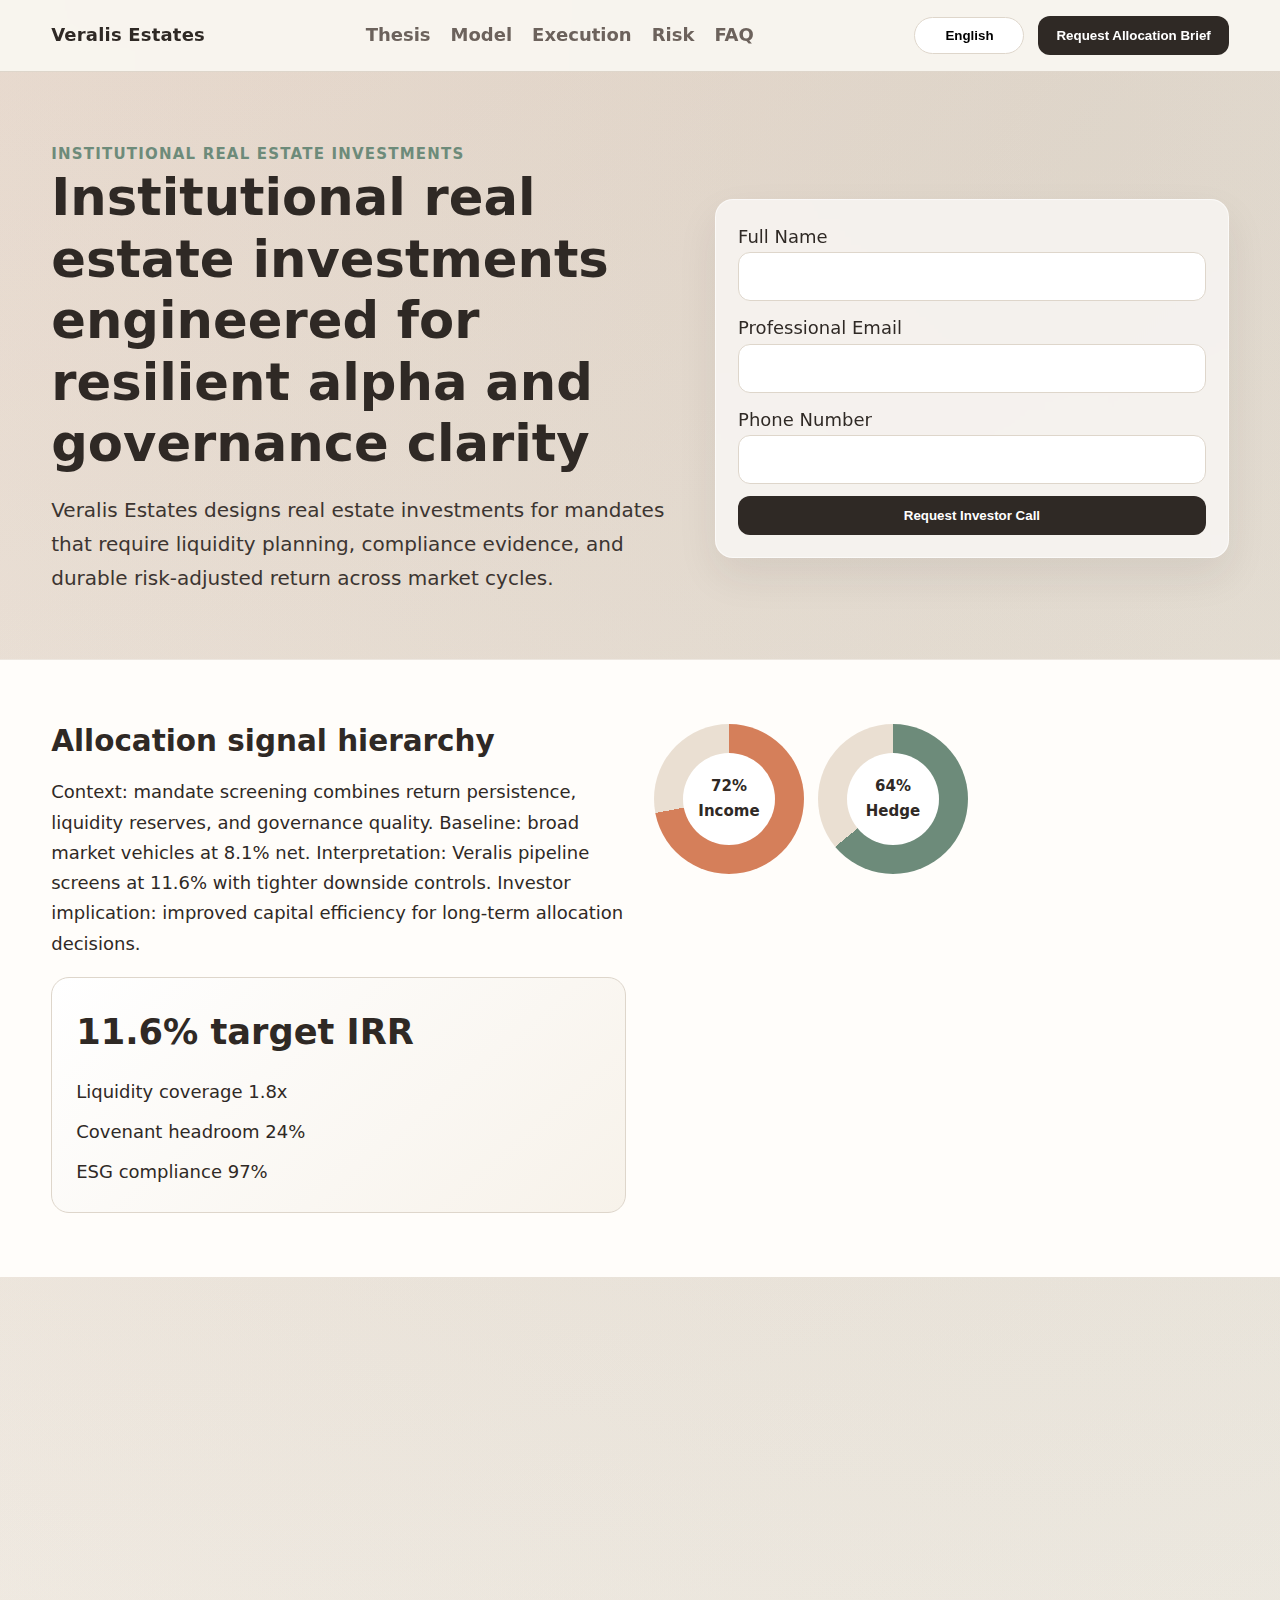
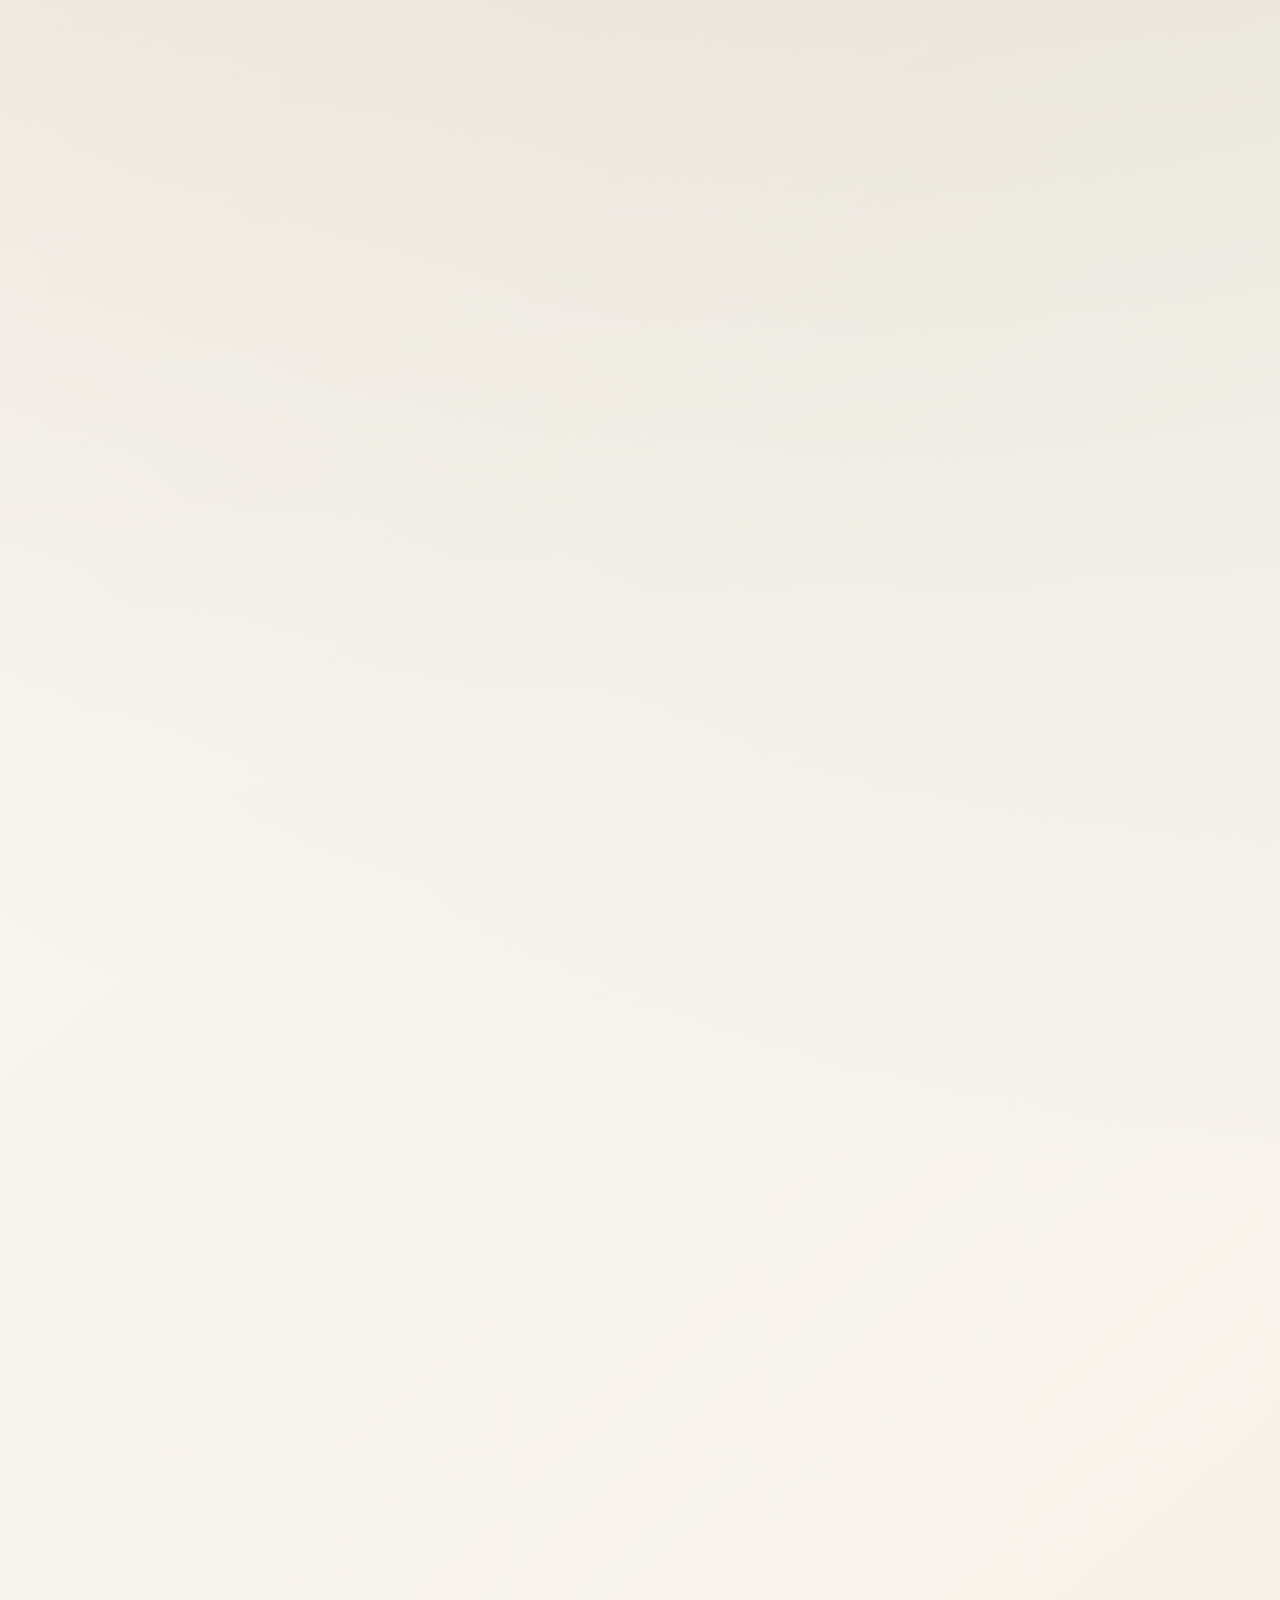
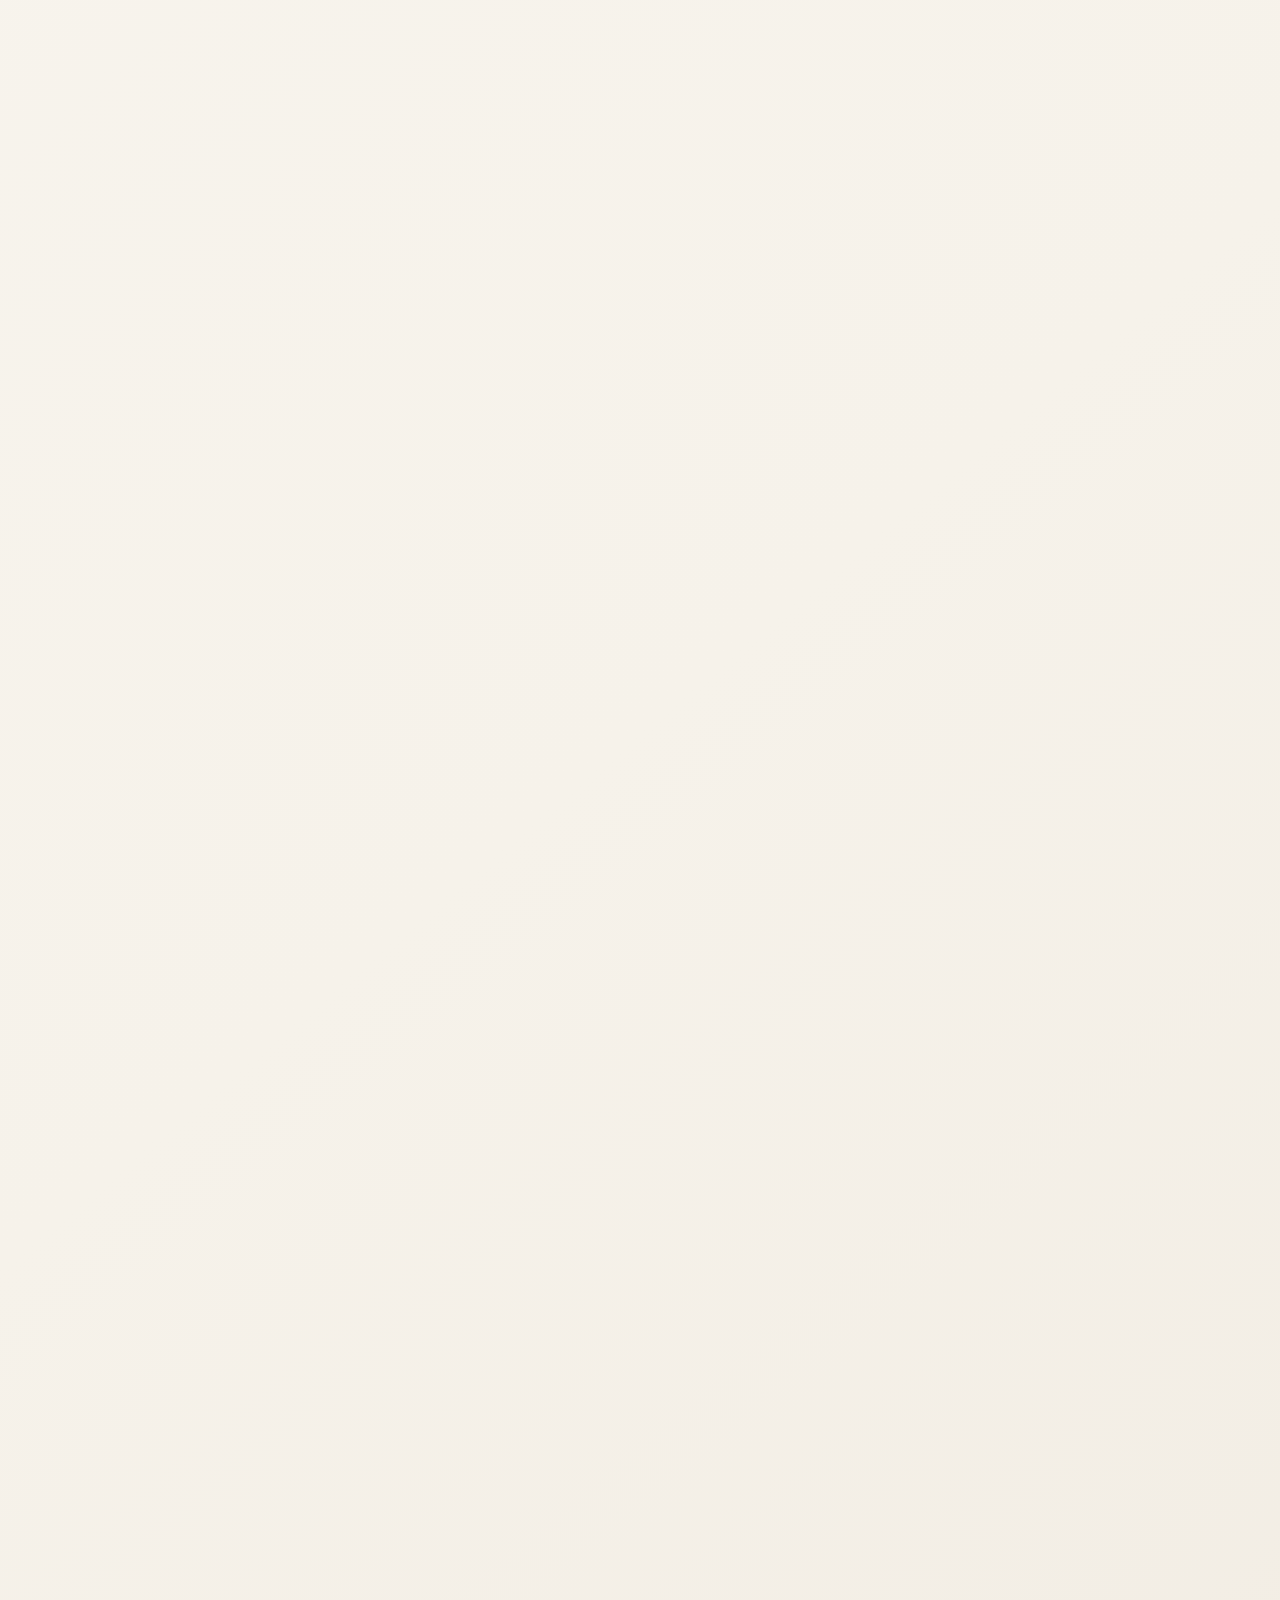
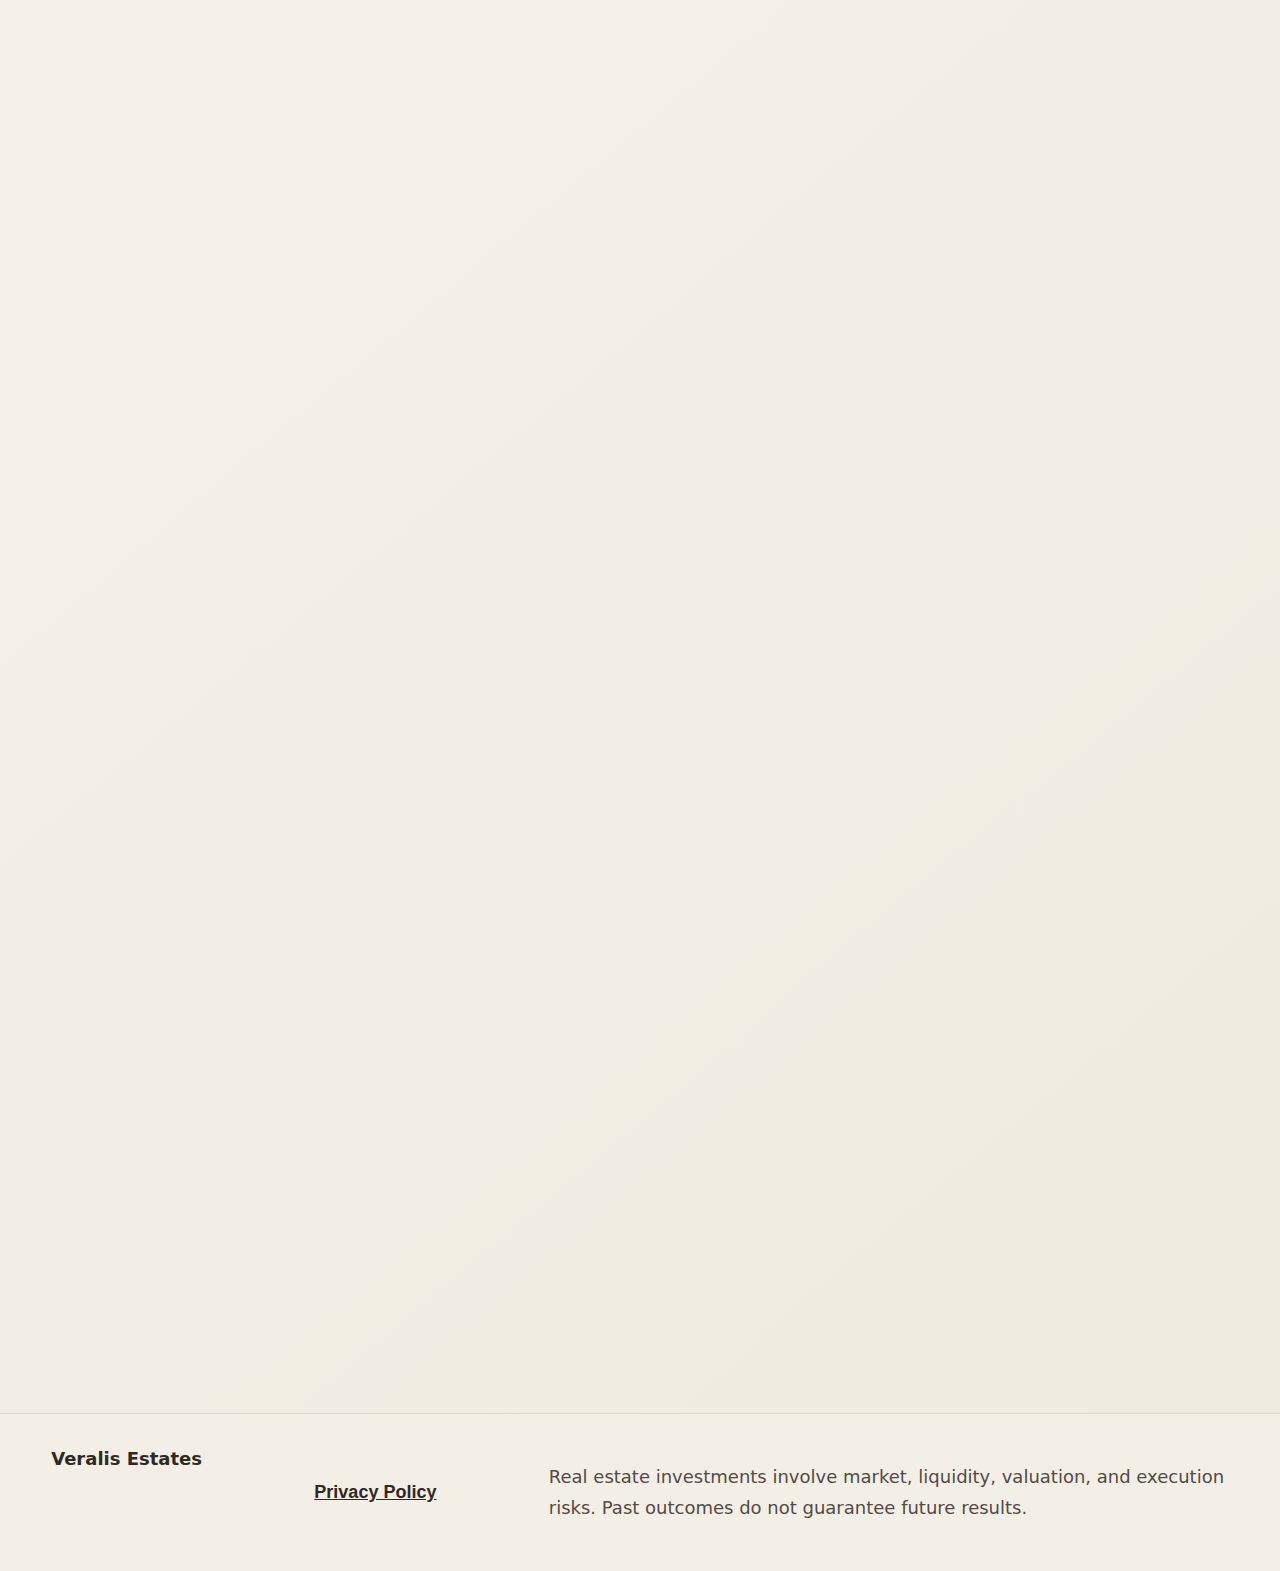
<file: index.html>
<!doctype html>
<html lang="en">
<head>
  <meta charset="utf-8" />
  <meta name="viewport" content="width=device-width, initial-scale=1" />
  <title>Premium Real Estate Investments for Institutional Capital | Veralis Estates</title>
  <meta name="description" content="Veralis Estates delivers institutional-grade real estate investments with governance, reporting, and risk-adjusted allocation strategy." />
  <link rel="canonical" href="https://veralis-estates.com/index.html" />
  <link rel="alternate" hreflang="en" href="https://veralis-estates.com/index.html" />
  <link rel="alternate" hreflang="de" href="https://veralis-estates.com/de/index.html" />
  <link rel="alternate" hreflang="fr" href="https://veralis-estates.com/fr/index.html" />
  <link rel="alternate" hreflang="es" href="https://veralis-estates.com/es/index.html" />
  <link rel="alternate" hreflang="it" href="https://veralis-estates.com/it/index.html" />
  <link rel="alternate" hreflang="x-default" href="https://veralis-estates.com/index.html" />
  <meta property="og:type" content="website" />
  <meta property="og:title" content="Premium Real Estate Investments for Institutional Capital | Veralis Estates" />
  <meta property="og:description" content="Veralis Estates delivers institutional-grade real estate investments with governance, reporting, and risk-adjusted allocation strategy." />
  <meta property="og:url" content="https://veralis-estates.com/index.html" />
  <meta property="og:site_name" content="Veralis Estates" />
  <meta name="twitter:card" content="summary_large_image" />
  <meta name="twitter:title" content="Premium Real Estate Investments for Institutional Capital | Veralis Estates" />
  <meta name="twitter:description" content="Veralis Estates delivers institutional-grade real estate investments with governance, reporting, and risk-adjusted allocation strategy." />
  <link rel="stylesheet" href="assets/style.css" />
</head>
<body>
<a class="skip-link" href="#content">Skip to content</a>
<header class="site-header">
  <div class="container header-row">
    <div class="brand">Veralis Estates</div>
    <nav class="main-nav" aria-label="Primary"><a href="#s1">Thesis</a><a href="#s2">Model</a><a href="#s3">Execution</a><a href="#s4">Risk</a><a href="#s5">FAQ</a></nav>
    <div class="header-actions">
      <div class="lang" aria-label="Language selector">
        <button class="lang-toggle" aria-haspopup="true" aria-expanded="false">English</button>
        <div class="lang-menu"><a href="index.html"><span class="flag-svg"><svg viewBox="0 0 60 30" xmlns="http://www.w3.org/2000/svg"><clipPath id="s"><path d="M0,0 v30 h60 v-30 z"/></clipPath><clipPath id="t"><path d="M30,15 h30 v15 z v15 h-60 z h30 v-15 z v-15 h60 z"/></clipPath><g clip-path="url(#s)"><path d="M0,0 v30 h60 v-30 z" fill="#012169"/><path d="M0,0 L60,30 M60,0 L0,30" stroke="#fff" stroke-width="6"/><path d="M0,0 L60,30 M60,0 L0,30" clip-path="url(#t)" stroke="#C8102E" stroke-width="4"/><path d="M30,0 v30 M0,15 h60" stroke="#fff" stroke-width="10"/><path d="M30,0 v30 M0,15 h60" stroke="#C8102E" stroke-width="6"/></g></svg></span> English</a>
<a href="de/index.html"><span class="flag-svg"><svg viewBox="0 0 5 3" xmlns="http://www.w3.org/2000/svg"><rect width="5" height="3" fill="#ffce00"/><rect width="5" height="2" fill="#dd0000"/><rect width="5" height="1" fill="#000"/></svg></span> Deutsch</a>
<a href="fr/index.html"><span class="flag-svg"><svg viewBox="0 0 3 2" xmlns="http://www.w3.org/2000/svg"><rect width="3" height="2" fill="#fff"/><rect width="1" height="2" fill="#0055A4"/><rect x="2" width="1" height="2" fill="#EF4135"/></svg></span> Français</a>
<a href="es/index.html"><span class="flag-svg"><svg viewBox="0 0 6 4" xmlns="http://www.w3.org/2000/svg"><rect width="6" height="4" fill="#AA151B"/><rect y="1" width="6" height="2" fill="#F1BF00"/></svg></span> Español</a>
<a href="it/index.html"><span class="flag-svg"><svg viewBox="0 0 3 2" xmlns="http://www.w3.org/2000/svg"><rect width="3" height="2" fill="#fff"/><rect width="1" height="2" fill="#009246"/><rect x="2" width="1" height="2" fill="#CE2B37"/></svg></span> Italiano</a></div>
      </div>
      <button class="cta-btn">Request Allocation Brief</button>
      <button id="openDrawer" class="burger" aria-label="Open menu">☰</button>
    </div>
  </div>
</header>

<div id="mobileDrawer" class="drawer" aria-hidden="true">
  <div class="drawer-backdrop"></div>
  <aside class="drawer-panel" role="dialog" aria-modal="true">
    <button class="drawer-close" aria-label="Close menu">×</button>
    <nav class="drawer-nav"><a href="#s1">Thesis</a><a href="#s2">Model</a><a href="#s3">Execution</a><a href="#s4">Risk</a><a href="#s5">FAQ</a></nav>
    <div class="lang"><button class="lang-toggle">English</button><div class="lang-menu"><a href="index.html"><span class="flag-svg"><svg viewBox="0 0 60 30" xmlns="http://www.w3.org/2000/svg"><clipPath id="s"><path d="M0,0 v30 h60 v-30 z"/></clipPath><clipPath id="t"><path d="M30,15 h30 v15 z v15 h-60 z h30 v-15 z v-15 h60 z"/></clipPath><g clip-path="url(#s)"><path d="M0,0 v30 h60 v-30 z" fill="#012169"/><path d="M0,0 L60,30 M60,0 L0,30" stroke="#fff" stroke-width="6"/><path d="M0,0 L60,30 M60,0 L0,30" clip-path="url(#t)" stroke="#C8102E" stroke-width="4"/><path d="M30,0 v30 M0,15 h60" stroke="#fff" stroke-width="10"/><path d="M30,0 v30 M0,15 h60" stroke="#C8102E" stroke-width="6"/></g></svg></span> English</a>
<a href="de/index.html"><span class="flag-svg"><svg viewBox="0 0 5 3" xmlns="http://www.w3.org/2000/svg"><rect width="5" height="3" fill="#ffce00"/><rect width="5" height="2" fill="#dd0000"/><rect width="5" height="1" fill="#000"/></svg></span> Deutsch</a>
<a href="fr/index.html"><span class="flag-svg"><svg viewBox="0 0 3 2" xmlns="http://www.w3.org/2000/svg"><rect width="3" height="2" fill="#fff"/><rect width="1" height="2" fill="#0055A4"/><rect x="2" width="1" height="2" fill="#EF4135"/></svg></span> Français</a>
<a href="es/index.html"><span class="flag-svg"><svg viewBox="0 0 6 4" xmlns="http://www.w3.org/2000/svg"><rect width="6" height="4" fill="#AA151B"/><rect y="1" width="6" height="2" fill="#F1BF00"/></svg></span> Español</a>
<a href="it/index.html"><span class="flag-svg"><svg viewBox="0 0 3 2" xmlns="http://www.w3.org/2000/svg"><rect width="3" height="2" fill="#fff"/><rect width="1" height="2" fill="#009246"/><rect x="2" width="1" height="2" fill="#CE2B37"/></svg></span> Italiano</a></div></div>
    <button class="primary-btn">Request Allocation Brief</button>
  </aside>
</div>

<main id="content">
<section class="hero reveal">
  <div class="container hero-grid">
    <div>
      <div class="kicker">Institutional Real Estate Investments</div>
      <h1>Institutional real estate investments engineered for resilient alpha and governance clarity</h1>
      <p class="lead">Veralis Estates designs real estate investments for mandates that require liquidity planning, compliance evidence, and durable risk-adjusted return across market cycles.</p>
    </div>
    <div class="form-card glass">
      <form class="form-stack" aria-label="Lead form top">
        <label>Full Name<input type="text" name="name" required /></label>
        <label>Professional Email<input type="email" name="email" required /></label>
        <label>Phone Number<input type="tel" name="phone" required /></label>
        <button class="primary-btn" type="submit">Request Investor Call</button>
      </form>
    </div>
  </div>
</section>
<section id="s1" class="section section-alt reveal"><div class="container grid-2"><div><h2>Allocation signal hierarchy</h2><p>Context: mandate screening combines return persistence, liquidity reserves, and governance quality. Baseline: broad market vehicles at 8.1% net. Interpretation: Veralis pipeline screens at 11.6% with tighter downside controls. Investor implication: improved capital efficiency for long-term allocation decisions.</p><div class="kpi-panel"><div class="kpi-big">11.6% target IRR</div><ul class="mini-list"><li>Liquidity coverage 1.8x</li><li>Covenant headroom 24%</li><li>ESG compliance 97%</li></ul></div></div><div class="rings"><div class="ring"><span>72%<br>Income</span></div><div class="ring" style="background:conic-gradient(var(--accent-2) 0 64%,#eadfd2 64% 100%)"><span>64%<br>Hedge</span></div></div></div></section>
<section id="s2" class="section section-soft reveal"><div class="container"><h2>Market asymmetry you can capture</h2><div class="stackbar"><div class="seg a" style="width:28%">Core</div><div class="seg b" style="width:24%">Value</div><div class="seg c" style="width:30%">Logistics</div><div class="seg d" style="width:18%">Special</div></div><p>Context: segmented allocation across regions and sectors. Baseline: concentrated funds average 2 segments. Interpretation: diversified stack reduces volatility while preserving upside catalysts. Investor implication: stronger mandate fit for balanced portfolios.</p></div></section>
<section id="s3" class="section reveal"><div class="container grid-2"><div class="dual-chart"><h2>Execution model with compliance discipline</h2><div class="dual-row"><strong>Veralis</strong><div class="bar"><div class="fill" style="width:86%"></div></div><span>86</span></div><div class="dual-row"><strong>Market</strong><div class="bar"><div class="fill" style="width:64%;background:linear-gradient(90deg,#857466,#c5b2a3)"></div></div><span>64</span></div><p>Context: execution score blends legal cycle time, asset onboarding, and reporting latency. Comparison: market baseline at 64. Interpretation: faster compliant execution. Investor implication: shorter cash drag and earlier yield onset.</p></div><div class="kpi-panel"><h3>Architecture flow</h3><p>Origination → Underwriting → IC approval → SPV deployment → Quarterly reporting. Each node has ownership, controls, and auditable outputs for governance committees.</p></div></div></section>
<section id="s4" class="section section-alt reveal"><div class="container"><h2>12-month delivery timeline</h2><div class="timeline"><div class="time-step">Q1: sourcing + legal DD (24 assets screened, 6 advanced).</div><div class="time-step">Q2: acquisition and debt structuring (4 closings, hedged rates).</div><div class="time-step">Q3: NOI optimization and tenant resilience programs.</div><div class="time-step">Q4: valuation cycle, audited reporting, reallocation memo.</div></div></div></section>
<section id="s5" class="section section-dark reveal"><div class="container"><h2>Performance drivers waterfall</h2><div class="waterfall"><div style="height:70px">+1.2</div><div style="height:110px">+2.1</div><div style="height:150px">+3.4</div><div style="height:120px">+2.5</div><div style="height:175px">11.6</div></div><p>Context: waterfall isolates rent re-pricing, occupancy lift, debt optimization, and operating efficiency versus a 6.4 baseline. Interpretation: most uplift comes from execution-led drivers, not leverage expansion. Investor implication: more defensible alpha for committee approval.</p></div></section>
<section id="s6" class="section reveal"><div class="container grid-2"><div><h2>Risk governance matrix</h2><div class="risk-matrix"><div class="quad" style="background:#f9eee9"><strong>High impact / low probability</strong><p>Rate shock; mitigation: fixed-rate ladder and hedge collar.</p></div><div class="quad" style="background:#f5f0e7"><strong>High impact / high probability</strong><p>Execution delay; mitigation: dual legal teams and SLA controls.</p></div><div class="quad" style="background:#eef5f1"><strong>Low impact / high probability</strong><p>Minor vacancy changes; mitigation: dynamic leasing playbook.</p></div><div class="quad" style="background:#f8f8f4"><strong>Low impact / low probability</strong><p>Data variance; mitigation: monthly reconciliation audits.</p></div></div></div><div><h3>Investor implication</h3><p>Risk controls are linked to clear owners, response windows, and board-level escalation thresholds. This structure supports compliance and fiduciary governance expectations.</p></div></div></section>
<section id="s7" class="section section-soft reveal"><div class="container"><h2>Capital efficiency and liquidity</h2><div class="scenario"><div class="card"><h3>Downside</h3><p>8.2% net, liquidity coverage 1.5x, leverage cap 49%.</p></div><div class="card"><h3>Base</h3><p>11.6% net, liquidity coverage 1.8x, leverage cap 52%.</p></div><div class="card"><h3>Upside</h3><p>13.4% net, liquidity coverage 2.0x, leverage cap 53%.</p></div></div><p>Context: scenario analysis quantifies uncertainty around rates and absorption. Interpretation: downside preserves mandate constraints. Investor implication: allocation can scale without breaching policy limits.</p></div></section>
<section id="s8" class="section reveal"><div class="container grid-2"><div><h2>Research insights for mandate fit</h2><p>Our research pipeline combines tenant credit, regional supply curves, and refinancing calendars. Baseline comparison against public REIT and debt indices is included in every quarterly memo with explicit threshold triggers.</p></div><div class="glass" style="padding:20px"><h3>Reporting cadence</h3><p>Monthly KPI digest, quarterly governance pack, annual external valuation. Investor gain: tighter oversight, faster decision cycles, and documented compliance evidence.</p></div></div></section>
<section id="s9" class="section section-alt reveal"><div class="container"><h2>Independent investor reviews</h2><div class="reviews"><article class="review"><div class="review-top"><div class="person"><div class="avatar">AM</div><div><strong>Anna Meyer</strong><br><small>Head of Alternatives · Berlin</small></div></div><span class="verified">VERIFIED</span></div><p>“Governance documents were investment-committee ready within two weeks, with transparent downside treatment.”</p></article><article class="review"><div class="review-top"><div class="person"><div class="avatar">JL</div><div><strong>Julien Laurent</strong><br><small>CIO Office · Paris</small></div></div><span class="verified">VERIFIED</span></div><p>“The reporting stack maps directly to our mandate controls and materially reduced our monitoring burden.”</p></article><article class="review"><div class="review-top"><div class="person"><div class="avatar">CG</div><div><strong>Carlos García</strong><br><small>Portfolio Director · Madrid</small></div></div><span class="verified">VERIFIED</span></div><p>“Execution speed was ahead of peer managers while preserving covenant discipline and valuation rigor.”</p></article><article class="review"><div class="review-top"><div class="person"><div class="avatar">LR</div><div><strong>Luca Rossi</strong><br><small>Family Office Lead · Milan</small></div></div><span class="verified">VERIFIED</span></div><p>“We gained a clearer allocation roadmap with scenario stress tests that matched our liquidity policy.”</p></article></div></div></section>
<section id="s10" class="section reveal"><div class="container"><h2>Frequently asked questions</h2><div class="faq"><div class="faq-item"><button class="faq-btn" aria-expanded="false">How do you align with institutional compliance requirements?<span>+</span></button><div class="faq-panel"><p>Each vehicle is delivered with policy mapping, AML/KYC controls, and auditable committee packs.</p></div></div><div class="faq-item"><button class="faq-btn" aria-expanded="false">What level of liquidity planning is included?<span>+</span></button><div class="faq-panel"><p>We model rolling cash needs, refinancing windows, and reserve floors for each strategy.</p></div></div><div class="faq-item"><button class="faq-btn" aria-expanded="false">How are valuation and reporting governed?<span>+</span></button><div class="faq-panel"><p>Independent valuation partners and quarterly governance reviews are embedded by design.</p></div></div><div class="faq-item"><button class="faq-btn" aria-expanded="false">Can allocations be phased by mandate size?<span>+</span></button><div class="faq-panel"><p>Yes, with staged deployment tranches tied to approved risk thresholds.</p></div></div><div class="faq-item"><button class="faq-btn" aria-expanded="false">How do you manage downside scenarios?<span>+</span></button><div class="faq-panel"><p>Through hedging policy, debt covenants, occupancy actions, and trigger-based escalation.</p></div></div><div class="faq-item"><button class="faq-btn" aria-expanded="false">What fees are linked to execution outcomes?<span>+</span></button><div class="faq-panel"><p>A fixed base fee plus performance alignment tied to net risk-adjusted outcomes.</p></div></div><div class="faq-item"><button class="faq-btn" aria-expanded="false">How quickly can onboarding start?<span>+</span></button><div class="faq-panel"><p>Standard onboarding begins in 10 business days after legal package approval.</p></div></div><div class="faq-item"><button class="faq-btn" aria-expanded="false">Do you support cross-border investor reporting?<span>+</span></button><div class="faq-panel"><p>Yes, we deliver bilingual packs and unified KPI taxonomies for multi-jurisdiction teams.</p></div></div></div></div></section>
<section id="s11" class="section section-soft reveal"><div class="container grid-2"><div><h2>Build your allocation with Veralis</h2><p>Institutional real estate investments need disciplined execution, transparent governance, and measurable investor outcomes. Start with a structured allocation call and receive a committee-ready package.</p></div><div class="form-card glass"><form class="form-stack" aria-label="Lead form bottom"><label>Full Name<input type="text" required></label><label>Professional Email<input type="email" required></label><label>Phone Number<input type="tel" required></label><button class="primary-btn" type="submit">Request Investor Call</button></form></div></div></section>
</main>
<footer class="footer"><div class="container footer-row"><strong>Veralis Estates</strong><button id="openPrivacy" class="link-btn">Privacy Policy</button><p class="footer-note">Real estate investments involve market, liquidity, valuation, and execution risks. Past outcomes do not guarantee future results.</p></div></footer>
<div id="privacyModal" class="modal"><div class="modal-backdrop"></div><div class="modal-panel" role="dialog" aria-modal="true"><div class="modal-header"><h3>Privacy Policy</h3><button class="x-btn" data-close-modal aria-label="Close">×</button></div><div class="modal-body"><h4>Introduction</h4><p>Veralis Estates processes personal data for investor communication and regulated onboarding.</p><h4>Data collection</h4><p>We collect identity, professional contact data, interaction logs, and suitability data.</p><h4>Legal basis</h4><p>Processing relies on consent, pre-contractual measures, legal obligations, and legitimate interests.</p><h4>Cookies</h4><p>Essential and analytics cookies support performance and security; preferences can be managed by users.</p><h4>Retention</h4><p>Data is retained only for necessary operational and regulatory periods.</p><h4>Third-party sharing</h4><p>Data may be shared with regulated administrators, legal advisors, and technology providers under contract.</p><h4>Security</h4><p>Encryption, access controls, and periodic audits protect data integrity and confidentiality.</p><h4>User rights</h4><p>Users may request access, rectification, deletion, restriction, portability, and objection where applicable.</p><h4>International transfers</h4><p>Cross-border transfers use approved safeguards, including standard contractual clauses.</p><h4>Industry risk disclosure</h4><p>Investment materials include forward-looking assumptions and scenario uncertainty.</p><h4>Contact</h4><p>privacy@veralis-estates.com</p></div><div class="modal-footer"><button class="cta-btn" data-close-modal>Close</button></div></div></div>
<script type="application/ld+json">{"@context":"https://schema.org","@graph":[{"@type":"Organization","name":"Veralis Estates","url":"https://veralis-estates.com"},{"@type":"WebSite","name":"Veralis Estates","url":"https://veralis-estates.com"},{"@type":"FAQPage","mainEntity":[{"@type":"Question","name":"How do you align with institutional compliance requirements?","acceptedAnswer":{"@type":"Answer","text":"Each vehicle is delivered with policy mapping, AML/KYC controls, and auditable committee packs."}}]},{"@type":"Review","author":{"@type":"Person","name":"Anna Meyer"},"reviewBody":"Governance documents were committee-ready.","reviewRating":{"@type":"Rating","ratingValue":"5","bestRating":"5"}}]}</script>
<script defer src="assets/app.js"></script>
</body></html>
</file>
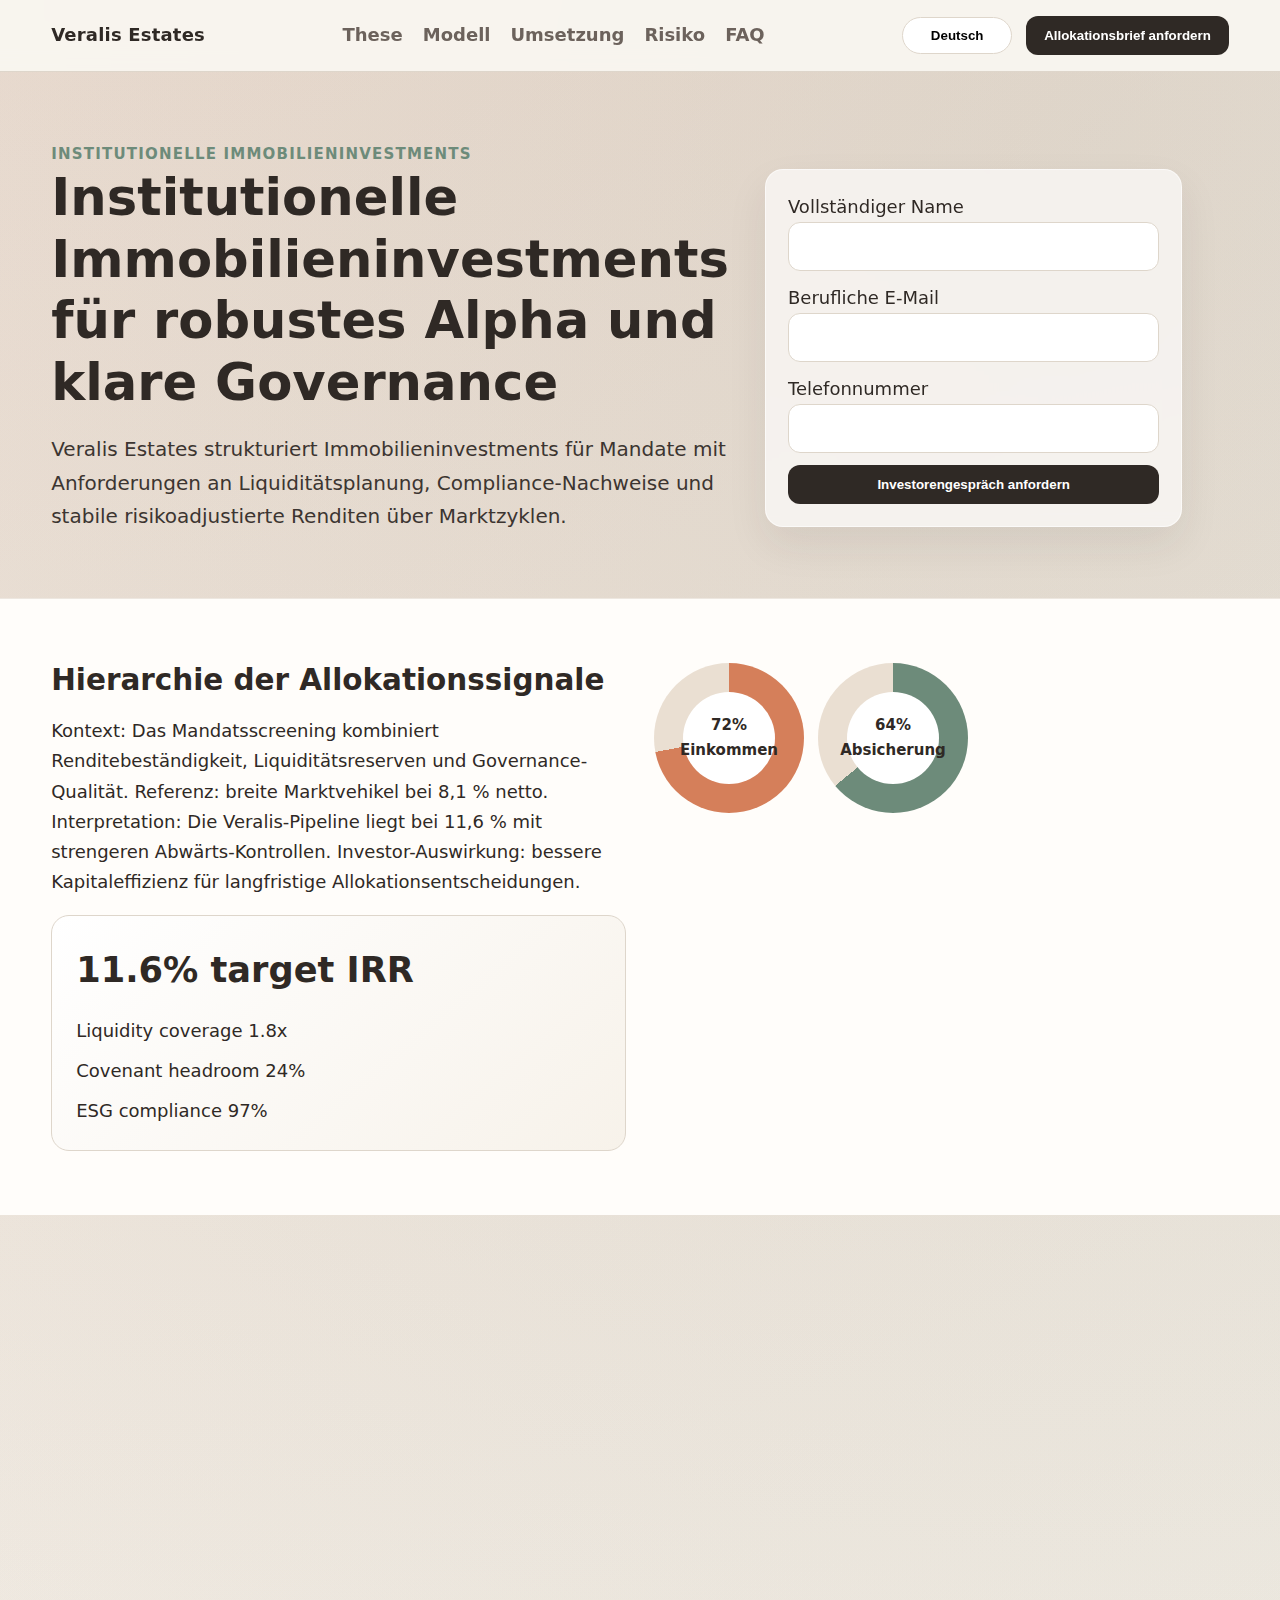
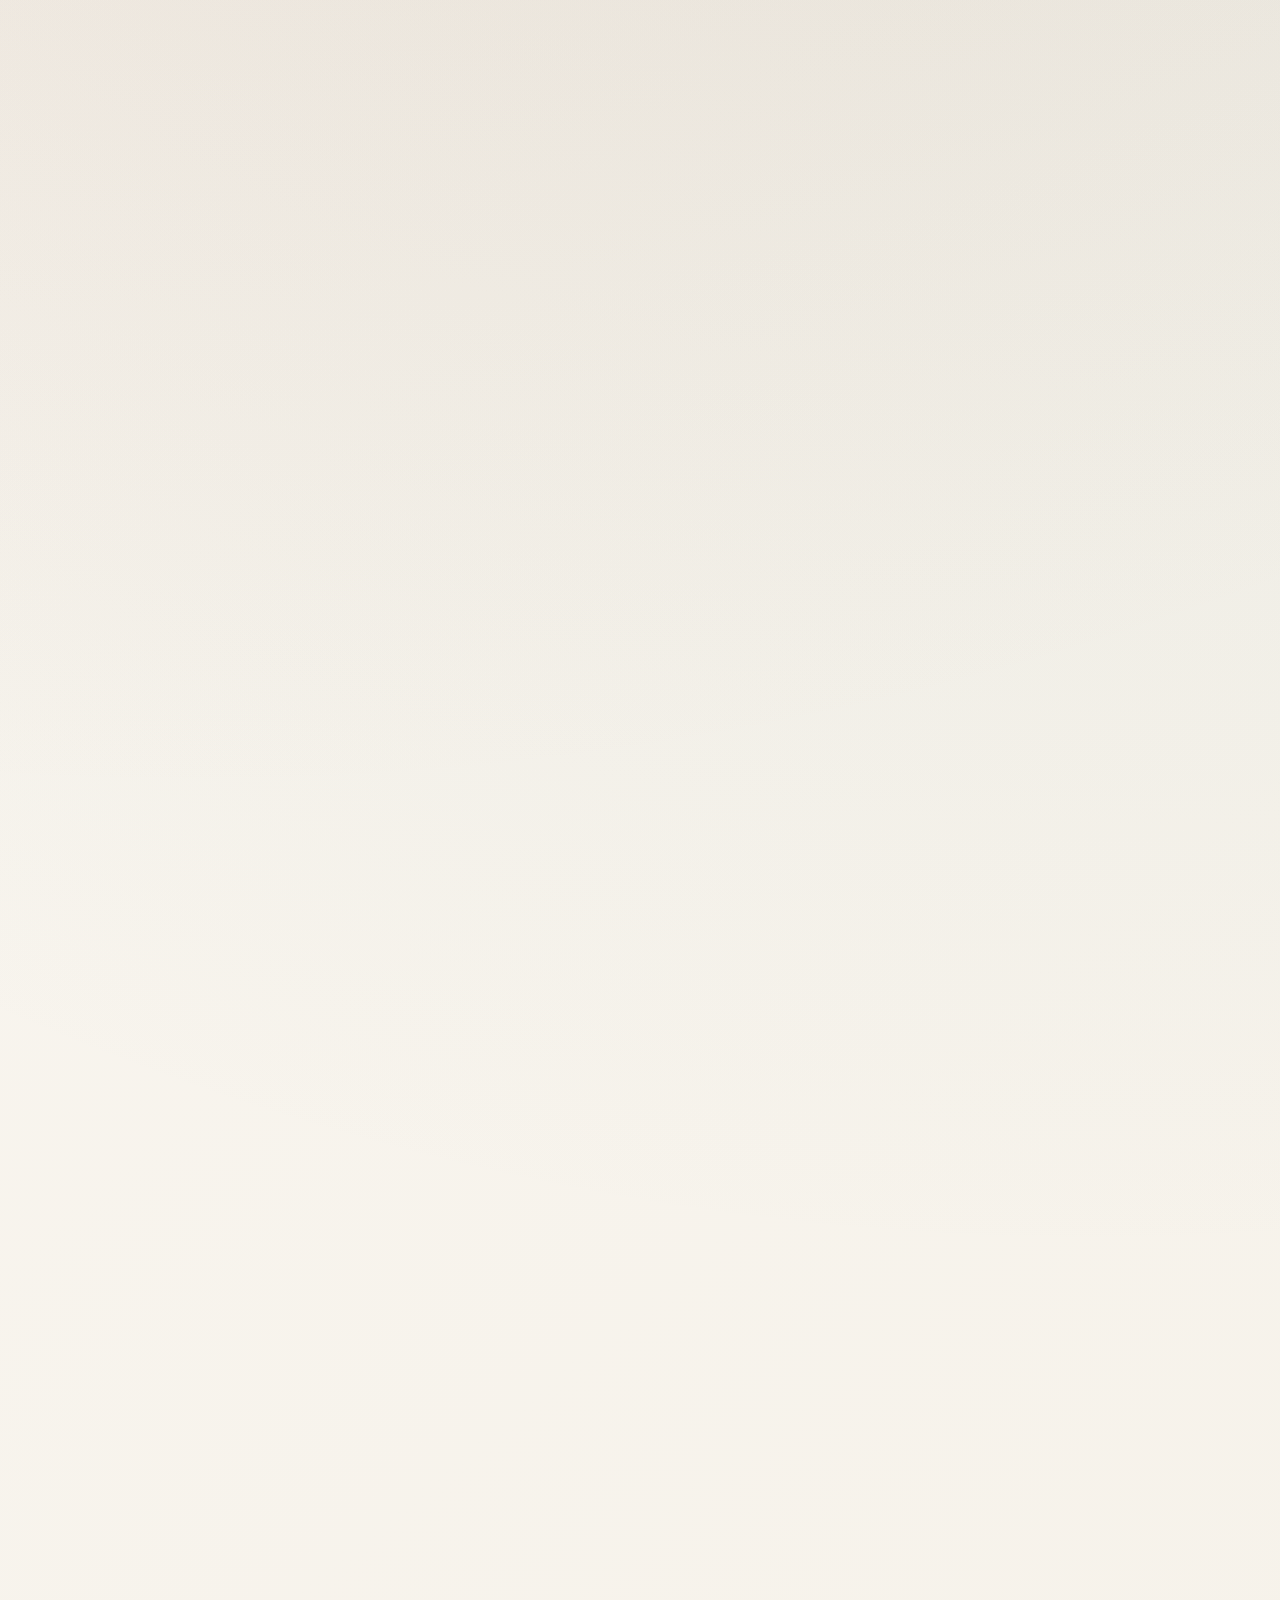
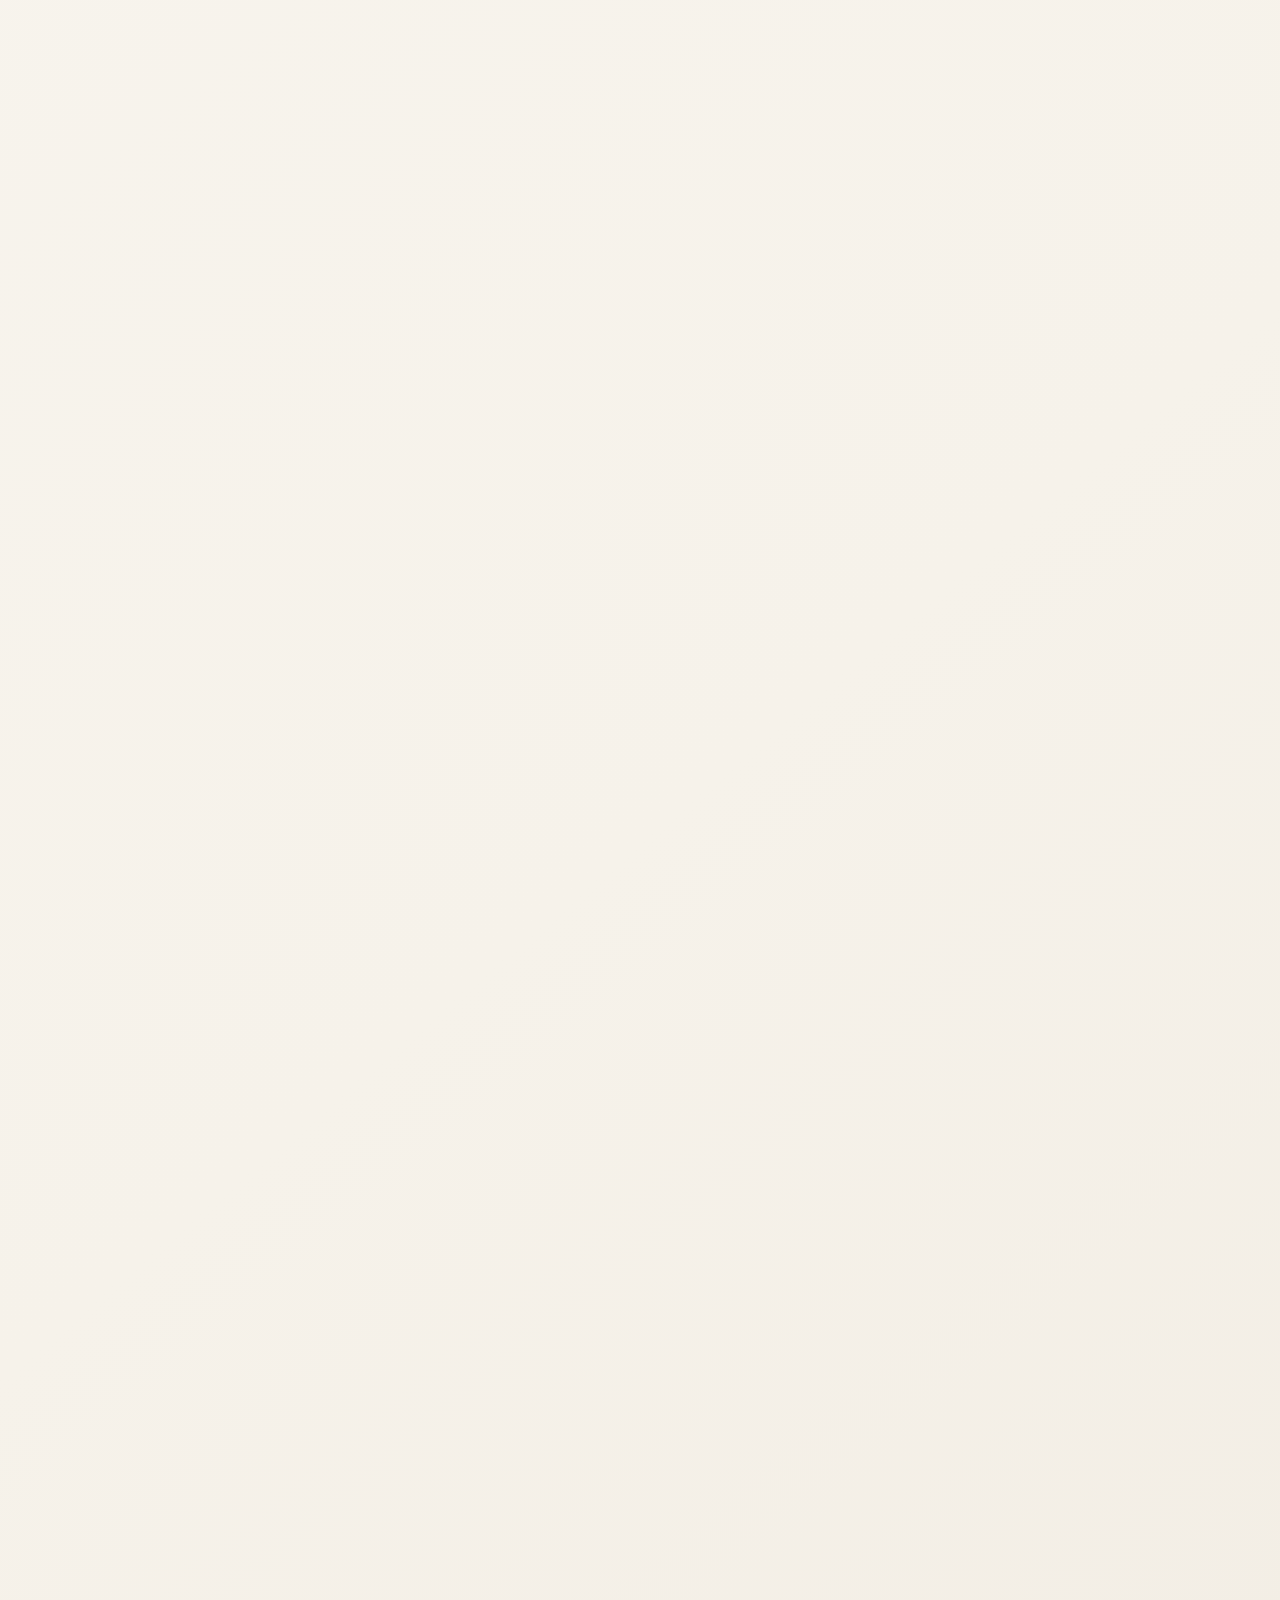
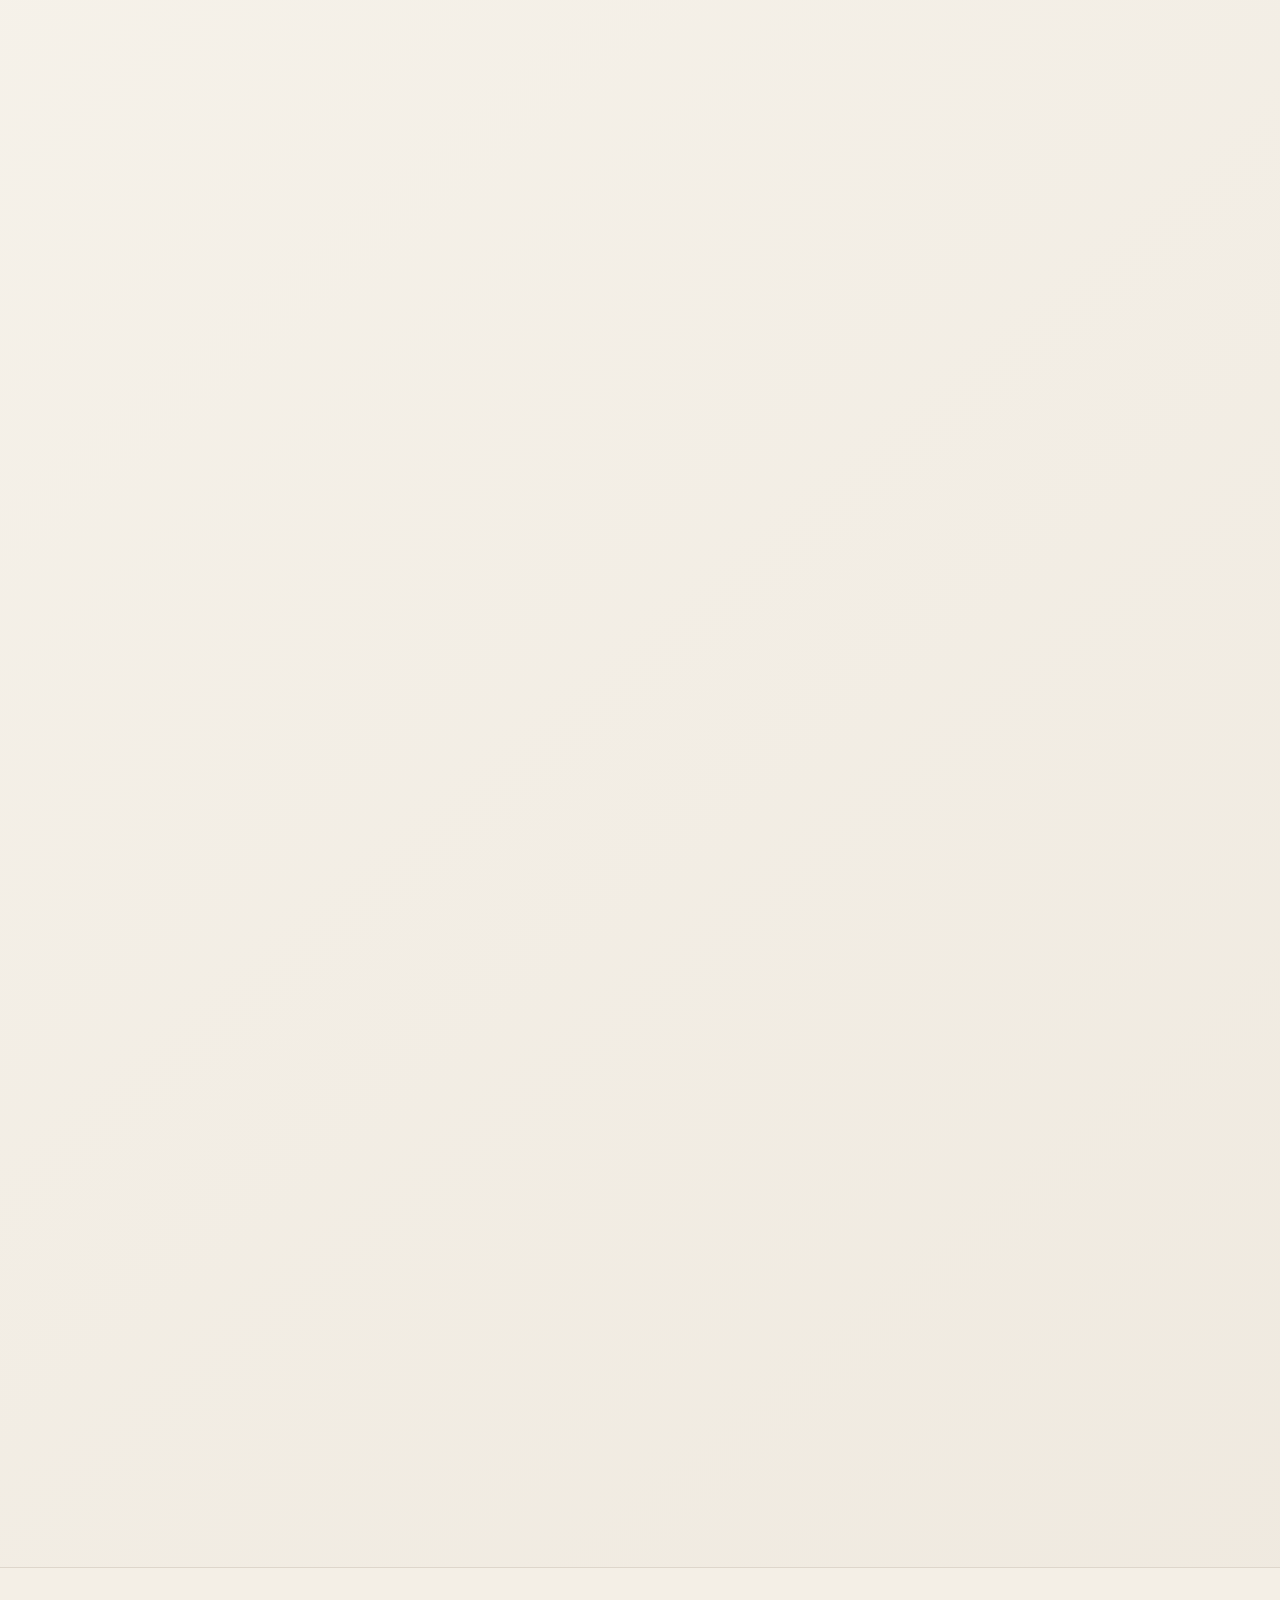
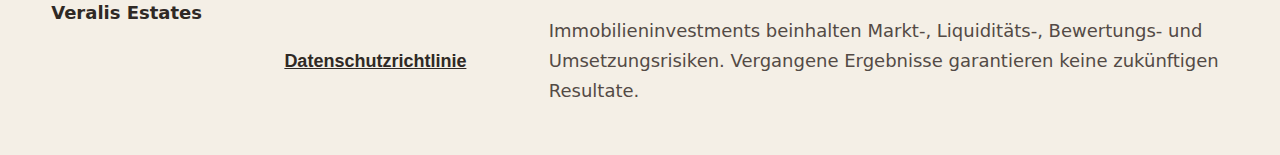
<file: de/index.html>
<!doctype html>
<html lang="de">
<head>
  <meta charset="utf-8" />
  <meta name="viewport" content="width=device-width, initial-scale=1" />
  <title>Institutionelle Immobilieninvestments für professionelles Kapital | Veralis Estates</title>
  <meta name="description" content="Veralis Estates bietet institutionelle Immobilieninvestments mit Governance, Reporting und risikoadjustierter Allokationsstrategie." />
  <link rel="canonical" href="https://veralis-estates.com/de/index.html" />
  <link rel="alternate" hreflang="en" href="https://veralis-estates.com/index.html" />
  <link rel="alternate" hreflang="de" href="https://veralis-estates.com/de/index.html" />
  <link rel="alternate" hreflang="fr" href="https://veralis-estates.com/fr/index.html" />
  <link rel="alternate" hreflang="es" href="https://veralis-estates.com/es/index.html" />
  <link rel="alternate" hreflang="it" href="https://veralis-estates.com/it/index.html" />
  <link rel="alternate" hreflang="x-default" href="https://veralis-estates.com/index.html" />
  <meta property="og:type" content="website" />
  <meta property="og:title" content="Institutionelle Immobilieninvestments für professionelles Kapital | Veralis Estates" />
  <meta property="og:description" content="Veralis Estates bietet institutionelle Immobilieninvestments mit Governance, Reporting und risikoadjustierter Allokationsstrategie." />
  <meta property="og:url" content="https://veralis-estates.com/de/index.html" />
  <meta property="og:site_name" content="Veralis Estates" />
  <meta name="twitter:card" content="summary_large_image" />
  <meta name="twitter:title" content="Institutionelle Immobilieninvestments für professionelles Kapital | Veralis Estates" />
  <meta name="twitter:description" content="Veralis Estates bietet institutionelle Immobilieninvestments mit Governance, Reporting und risikoadjustierter Allokationsstrategie." />
  <link rel="stylesheet" href="../assets/style.css" />
</head>
<body>
<a class="skip-link" href="#content">Zum Inhalt springen</a>
<header class="site-header">
  <div class="container header-row">
    <div class="brand">Veralis Estates</div>
    <nav class="main-nav" aria-label="Hauptnavigation"><a href="#s1">These</a><a href="#s2">Modell</a><a href="#s3">Umsetzung</a><a href="#s4">Risiko</a><a href="#s5">FAQ</a></nav>
    <div class="header-actions">
      <div class="lang" aria-label="Sprachauswahl">
        <button class="lang-toggle" aria-haspopup="true" aria-expanded="false">Deutsch</button>
        <div class="lang-menu"><a href="../index.html"><span class="flag-svg"><svg viewBox="0 0 60 30" xmlns="http://www.w3.org/2000/svg"><clipPath id="s"><path d="M0,0 v30 h60 v-30 z"/></clipPath><clipPath id="t"><path d="M30,15 h30 v15 z v15 h-60 z h30 v-15 z v-15 h60 z"/></clipPath><g clip-path="url(#s)"><path d="M0,0 v30 h60 v-30 z" fill="#012169"/><path d="M0,0 L60,30 M60,0 L0,30" stroke="#fff" stroke-width="6"/><path d="M0,0 L60,30 M60,0 L0,30" clip-path="url(#t)" stroke="#C8102E" stroke-width="4"/><path d="M30,0 v30 M0,15 h60" stroke="#fff" stroke-width="10"/><path d="M30,0 v30 M0,15 h60" stroke="#C8102E" stroke-width="6"/></g></svg></span> English</a>
<a href="../de/index.html"><span class="flag-svg"><svg viewBox="0 0 5 3" xmlns="http://www.w3.org/2000/svg"><rect width="5" height="3" fill="#ffce00"/><rect width="5" height="2" fill="#dd0000"/><rect width="5" height="1" fill="#000"/></svg></span> Deutsch</a>
<a href="../fr/index.html"><span class="flag-svg"><svg viewBox="0 0 3 2" xmlns="http://www.w3.org/2000/svg"><rect width="3" height="2" fill="#fff"/><rect width="1" height="2" fill="#0055A4"/><rect x="2" width="1" height="2" fill="#EF4135"/></svg></span> Français</a>
<a href="../es/index.html"><span class="flag-svg"><svg viewBox="0 0 6 4" xmlns="http://www.w3.org/2000/svg"><rect width="6" height="4" fill="#AA151B"/><rect y="1" width="6" height="2" fill="#F1BF00"/></svg></span> Español</a>
<a href="../it/index.html"><span class="flag-svg"><svg viewBox="0 0 3 2" xmlns="http://www.w3.org/2000/svg"><rect width="3" height="2" fill="#fff"/><rect width="1" height="2" fill="#009246"/><rect x="2" width="1" height="2" fill="#CE2B37"/></svg></span> Italiano</a></div>
      </div>
      <button class="cta-btn">Allokationsbrief anfordern</button>
      <button id="openDrawer" class="burger" aria-label="Menü öffnen">☰</button>
    </div>
  </div>
</header>

<div id="mobileDrawer" class="drawer" aria-hidden="true">
  <div class="drawer-backdrop"></div>
  <aside class="drawer-panel" role="dialog" aria-modal="true">
    <button class="drawer-close" aria-label="Menü schließen">×</button>
    <nav class="drawer-nav"><a href="#s1">These</a><a href="#s2">Modell</a><a href="#s3">Umsetzung</a><a href="#s4">Risiko</a><a href="#s5">FAQ</a></nav>
    <div class="lang"><button class="lang-toggle">Deutsch</button><div class="lang-menu"><a href="../index.html"><span class="flag-svg"><svg viewBox="0 0 60 30" xmlns="http://www.w3.org/2000/svg"><clipPath id="s"><path d="M0,0 v30 h60 v-30 z"/></clipPath><clipPath id="t"><path d="M30,15 h30 v15 z v15 h-60 z h30 v-15 z v-15 h60 z"/></clipPath><g clip-path="url(#s)"><path d="M0,0 v30 h60 v-30 z" fill="#012169"/><path d="M0,0 L60,30 M60,0 L0,30" stroke="#fff" stroke-width="6"/><path d="M0,0 L60,30 M60,0 L0,30" clip-path="url(#t)" stroke="#C8102E" stroke-width="4"/><path d="M30,0 v30 M0,15 h60" stroke="#fff" stroke-width="10"/><path d="M30,0 v30 M0,15 h60" stroke="#C8102E" stroke-width="6"/></g></svg></span> English</a>
<a href="../de/index.html"><span class="flag-svg"><svg viewBox="0 0 5 3" xmlns="http://www.w3.org/2000/svg"><rect width="5" height="3" fill="#ffce00"/><rect width="5" height="2" fill="#dd0000"/><rect width="5" height="1" fill="#000"/></svg></span> Deutsch</a>
<a href="../fr/index.html"><span class="flag-svg"><svg viewBox="0 0 3 2" xmlns="http://www.w3.org/2000/svg"><rect width="3" height="2" fill="#fff"/><rect width="1" height="2" fill="#0055A4"/><rect x="2" width="1" height="2" fill="#EF4135"/></svg></span> Français</a>
<a href="../es/index.html"><span class="flag-svg"><svg viewBox="0 0 6 4" xmlns="http://www.w3.org/2000/svg"><rect width="6" height="4" fill="#AA151B"/><rect y="1" width="6" height="2" fill="#F1BF00"/></svg></span> Español</a>
<a href="../it/index.html"><span class="flag-svg"><svg viewBox="0 0 3 2" xmlns="http://www.w3.org/2000/svg"><rect width="3" height="2" fill="#fff"/><rect width="1" height="2" fill="#009246"/><rect x="2" width="1" height="2" fill="#CE2B37"/></svg></span> Italiano</a></div></div>
    <button class="primary-btn">Allokationsbrief anfordern</button>
  </aside>
</div>

<main id="content">
<section class="hero reveal">
  <div class="container hero-grid">
    <div>
      <div class="kicker">Institutionelle Immobilieninvestments</div>
      <h1>Institutionelle Immobilieninvestments für robustes Alpha und klare Governance</h1>
      <p class="lead">Veralis Estates strukturiert Immobilieninvestments für Mandate mit Anforderungen an Liquiditätsplanung, Compliance-Nachweise und stabile risikoadjustierte Renditen über Marktzyklen.</p>
    </div>
    <div class="form-card glass">
      <form class="form-stack" aria-label="Lead-Formular oben">
        <label>Vollständiger Name<input type="text" name="name" required /></label>
        <label>Berufliche E-Mail<input type="email" name="email" required /></label>
        <label>Telefonnummer<input type="tel" name="phone" required /></label>
        <button class="primary-btn" type="submit">Investorengespräch anfordern</button>
      </form>
    </div>
  </div>
</section>
<section id="s1" class="section section-alt reveal"><div class="container grid-2"><div><h2>Hierarchie der Allokationssignale</h2><p>Kontext: Das Mandatsscreening kombiniert Renditebeständigkeit, Liquiditätsreserven und Governance-Qualität. Referenz: breite Marktvehikel bei 8,1 % netto. Interpretation: Die Veralis-Pipeline liegt bei 11,6 % mit strengeren Abwärts-Kontrollen. Investor-Auswirkung: bessere Kapitaleffizienz für langfristige Allokationsentscheidungen.</p><div class="kpi-panel"><div class="kpi-big">11.6% target IRR</div><ul class="mini-list"><li>Liquidity coverage 1.8x</li><li>Covenant headroom 24%</li><li>ESG compliance 97%</li></ul></div></div><div class="rings"><div class="ring"><span>72%<br>Einkommen</span></div><div class="ring" style="background:conic-gradient(var(--accent-2) 0 64%,#eadfd2 64% 100%)"><span>64%<br>Absicherung</span></div></div></div></section>
<section id="s2" class="section section-soft reveal"><div class="container"><h2>Marktasymmetrie mit Mehrwert</h2><div class="stackbar"><div class="seg a" style="width:28%">Kern</div><div class="seg b" style="width:24%">Wert</div><div class="seg c" style="width:30%">Logistics</div><div class="seg d" style="width:18%">Spezial</div></div><p>Kontext: Segmentierte Allokation über Regionen und Sektoren. Referenz: konzentrierte Fonds haben im Schnitt 2 Segmente. Interpretation: Der diversifizierte Mix reduziert Volatilität und erhält Aufwärts-Katalysatoren. Investor-Auswirkung: bessere Mandats-Eignung für ausgewogene Portfolios.</p></div></section>
<section id="s3" class="section reveal"><div class="container grid-2"><div class="dual-chart"><h2>Umsetzungsmodell mit Compliance-Disziplin</h2><div class="dual-row"><strong>Veralis</strong><div class="bar"><div class="fill" style="width:86%"></div></div><span>86</span></div><div class="dual-row"><strong>Markt</strong><div class="bar"><div class="fill" style="width:64%;background:linear-gradient(90deg,#857466,#c5b2a3)"></div></div><span>64</span></div><p>Kontext: Der Execution-Score bündelt rechtliche Zykluszeit, Asset-Onboarding und Reporting-Latenz. Vergleich: Markt-Basiswert 64. Interpretation: schnellere regelkonforme Umsetzung. Investor-Auswirkung: geringerer Cash-Drag und früherer Renditestart.</p></div><div class="kpi-panel"><h3>Architekturfluss</h3><p>Origination → Underwriting → IC-Freigabe → SPV-Umsetzung → Quartalsreporting. Jeder Knoten enthält Verantwortlichkeiten, Kontrollen und auditierbare Ergebnisse für Governance-Gremien.</p></div></div></section>
<section id="s4" class="section section-alt reveal"><div class="container"><h2>12-Monats-Lieferplan</h2><div class="timeline"><div class="time-step">Q1: Sourcing + rechtliche Due Diligence (24 Assets geprüft, 6 vertieft).</div><div class="time-step">Q2: Ankauf und Fremdkapitalstruktur (4 Closings, abgesicherte Zinsen).</div><div class="time-step">Q3: NOI-Optimierung und Programme zur Mieterresilienz.</div><div class="time-step">Q4: Bewertungszyklus, testiertes Reporting, Reallokationsmemo.</div></div></div></section>
<section id="s5" class="section section-dark reveal"><div class="container"><h2>Waterfall der Renditetreiber</h2><div class="waterfall"><div style="height:70px">+1.2</div><div style="height:110px">+2.1</div><div style="height:150px">+3.4</div><div style="height:120px">+2.5</div><div style="height:175px">11.6</div></div><p>Kontext: Das Waterfall isoliert Mietanpassung, Auslastungsanstieg, Debt-Optimierung und operative Effizienz gegenüber 6,4 Basis. Interpretation: Der Großteil des Uplifts stammt aus Umsetzungstreibern statt zusätzlichem Leverage. Investor-Auswirkung: belastbareres Alpha für die Komitee-Freigabe.</p></div></section>
<section id="s6" class="section reveal"><div class="container grid-2"><div><h2>Risikomatrix und Governance</h2><div class="risk-matrix"><div class="quad" style="background:#f9eee9"><strong>Hohe Wirkung / geringe Wahrscheinlichkeit</strong><p>Zinsschock; Gegenmaßnahme: Festzinsleiter und Hedge-Collar.</p></div><div class="quad" style="background:#f5f0e7"><strong>Hohe Wirkung / hohe Wahrscheinlichkeit</strong><p>Umsetzungsverzug; Gegenmaßnahme: duale Rechtsteams und SLA-Kontrollen.</p></div><div class="quad" style="background:#eef5f1"><strong>Geringe Wirkung / hohe Wahrscheinlichkeit</strong><p>Kleinere Leerstandsänderungen; Gegenmaßnahme: dynamisches Leasing-Playbook.</p></div><div class="quad" style="background:#f8f8f4"><strong>Geringe Wirkung / geringe Wahrscheinlichkeit</strong><p>Datenabweichung; Gegenmaßnahme: monatliche Abstimmungsprüfungen.</p></div></div></div><div><h3>Investor-Auswirkung</h3><p>Risikokontrollen sind mit klaren Verantwortlichen, Reaktionsfenstern und Eskalationsschwellen auf Vorstandsebene verknüpft. Diese Struktur unterstützt Compliance- und treuhänderische Governance-Anforderungen.</p></div></div></section>
<section id="s7" class="section section-soft reveal"><div class="container"><h2>Kapitaleffizienz und Liquidität</h2><div class="scenario"><div class="card"><h3>Abwärts</h3><p>8,2 % netto, Liquiditätsdeckung 1,5x, Leverage-Obergrenze 49 %.</p></div><div class="card"><h3>Basis</h3><p>11,6 % netto, Liquiditätsdeckung 1,8x, Leverage-Obergrenze 52 %.</p></div><div class="card"><h3>Aufwärts</h3><p>13,4 % netto, Liquiditätsdeckung 2,0x, Leverage-Obergrenze 53 %.</p></div></div><p>Context: scenario analysis quantifies uncertainty around rates and absorption. Interpretation: downside preserves mandate constraints. Investor-Auswirkung: allocation can scale without breaching policy limits.</p></div></section>
<section id="s8" class="section reveal"><div class="container grid-2"><div><h2>Research-Insights zur Mandats-Eignung</h2><p>Unsere Research-Pipeline kombiniert Mieterbonität, regionale Angebotskurven und Refinanzierungskalender. Der Benchmark-Vergleich zu börsennotierten REIT- und Debt-Indizes ist in jedem Quartalsmemo mit klaren Schwellenwerten enthalten.</p></div><div class="glass" style="padding:20px"><h3>Reporting-Rhythmus</h3><p>Monatlicher KPI-Digest, quartalsweises Governance-Paket, jährliche externe Bewertung. Investorennutzen: engere Kontrolle, schnellere Entscheidungszyklen und dokumentierte Compliance-Nachweise.</p></div></div></section>
<section id="s9" class="section section-alt reveal"><div class="container"><h2>Unabhängige Investorenbewertungen</h2><div class="reviews"><article class="review"><div class="review-top"><div class="person"><div class="avatar">AM</div><div><strong>Anna Meyer</strong><br><small>Leiterin Alternatives · Berlin</small></div></div><span class="verified">VERIFIZIERT</span></div><p>„Die Governance-Unterlagen waren innerhalb von zwei Wochen komiteefähig und das Downside wurde transparent dargestellt.“</p></article><article class="review"><div class="review-top"><div class="person"><div class="avatar">JL</div><div><strong>Julien Laurent</strong><br><small>CIO-Büro · Paris</small></div></div><span class="verified">VERIFIZIERT</span></div><p>„Der Reporting-Stack passt direkt zu unseren Mandatskontrollen und hat den Überwachungsaufwand deutlich reduziert.“</p></article><article class="review"><div class="review-top"><div class="person"><div class="avatar">CG</div><div><strong>Carlos García</strong><br><small>Portfoliodirektor · Madrid</small></div></div><span class="verified">VERIFIZIERT</span></div><p>„Die Umsetzungsgeschwindigkeit lag über Peers und blieb zugleich covenant-diszipliniert und bewertungsstark.“</p></article><article class="review"><div class="review-top"><div class="person"><div class="avatar">LR</div><div><strong>Luca Rossi</strong><br><small>Family-Office-Leitung · Mailand</small></div></div><span class="verified">VERIFIZIERT</span></div><p>„Wir erhielten eine klarere Allokations-Roadmap mit Szenario-Stresstests, die zu unserer Liquiditätspolitik passen.“</p></article></div></div></section>
<section id="s10" class="section reveal"><div class="container"><h2>Häufig gestellte Fragen</h2><div class="faq"><div class="faq-item"><button class="faq-btn" aria-expanded="false">Wie erfüllen Sie institutionelle Compliance-Anforderungen?<span>+</span></button><div class="faq-panel"><p>Jedes Vehikel enthält Policy-Mapping, AML/KYC-Kontrollen und auditierbare Committee-Pakete.</p></div></div><div class="faq-item"><button class="faq-btn" aria-expanded="false">Welches Liquiditätsmanagement ist enthalten?<span>+</span></button><div class="faq-panel"><p>Wir modellieren laufende Liquiditätsbedarfe, Refinanzierungsfenster und Reservegrenzen je Strategie.</p></div></div><div class="faq-item"><button class="faq-btn" aria-expanded="false">Wie werden Bewertung und Reporting gesteuert?<span>+</span></button><div class="faq-panel"><p>Unabhängige Bewerter und quartalsweise Governance-Reviews sind integriert.</p></div></div><div class="faq-item"><button class="faq-btn" aria-expanded="false">Kann die Allokation mandatsbezogen gestaffelt werden?<span>+</span></button><div class="faq-panel"><p>Ja, mit gestuften Tranchen, die an genehmigte Risikoschwellen gebunden sind.</p></div></div><div class="faq-item"><button class="faq-btn" aria-expanded="false">Wie steuern Sie Abwärtsszenarien?<span>+</span></button><div class="faq-panel"><p>Durch Hedging-Policy, Debt Covenants, Belegungsmaßnahmen und triggerbasierte Eskalation.</p></div></div><div class="faq-item"><button class="faq-btn" aria-expanded="false">Welche Gebühren sind an Umsetzungsergebnisse gekoppelt?<span>+</span></button><div class="faq-panel"><p>Fixe Grundgebühr plus Performance-Komponente auf Netto-risikoadjustierte Ergebnisse.</p></div></div><div class="faq-item"><button class="faq-btn" aria-expanded="false">Wie schnell kann das Onboarding starten?<span>+</span></button><div class="faq-panel"><p>Standard-Onboarding startet 10 Werktage nach Freigabe des Rechtspakets.</p></div></div><div class="faq-item"><button class="faq-btn" aria-expanded="false">Unterstützen Sie grenzüberschreitendes Reporting?<span>+</span></button><div class="faq-panel"><p>Ja, mit zweisprachigen Paketen und einheitlicher KPI-Taxonomie für mehrere Jurisdiktionen.</p></div></div></div></div></section>
<section id="s11" class="section section-soft reveal"><div class="container grid-2"><div><h2>Allokation mit Veralis aufbauen</h2><p>Institutionelle Immobilieninvestments benötigen disziplinierte Umsetzung, transparente Governance und messbare Investorenergebnisse. Starten Sie mit einem strukturierten Allokationsgespräch und erhalten Sie ein komiteefähiges Paket.</p></div><div class="form-card glass"><form class="form-stack" aria-label="Lead-Formular unten"><label>Vollständiger Name<input type="text" required></label><label>Berufliche E-Mail<input type="email" required></label><label>Telefonnummer<input type="tel" required></label><button class="primary-btn" type="submit">Investorengespräch anfordern</button></form></div></div></section>
</main>
<footer class="footer"><div class="container footer-row"><strong>Veralis Estates</strong><button id="openPrivacy" class="link-btn">Datenschutzrichtlinie</button><p class="footer-note">Immobilieninvestments beinhalten Markt-, Liquiditäts-, Bewertungs- und Umsetzungsrisiken. Vergangene Ergebnisse garantieren keine zukünftigen Resultate.</p></div></footer>
<div id="privacyModal" class="modal"><div class="modal-backdrop"></div><div class="modal-panel" role="dialog" aria-modal="true"><div class="modal-header"><h3>Datenschutzrichtlinie</h3><button class="x-btn" data-close-modal aria-label="Schließen">×</button></div><div class="modal-body"><h4>Einleitung</h4><p>Veralis Estates verarbeitet personenbezogene Daten für die Investorenkommunikation und das regulierte Onboarding.</p><h4>Datenerhebung</h4><p>Wir erfassen Identitätsdaten, berufliche Kontaktdaten, Interaktionsprotokolle und Eignungsdaten.</p><h4>Rechtsgrundlage</h4><p>Die Verarbeitung beruht auf Einwilligung, vorvertraglichen Maßnahmen, gesetzlichen Pflichten und berechtigten Interessen.</p><h4>Cookies</h4><p>Essenzielle und analytische Cookies unterstützen Leistung und Sicherheit; Präferenzen können verwaltet werden.</p><h4>Speicherdauer</h4><p>Daten werden nur für notwendige operative und regulatorische Zeiträume gespeichert.</p><h4>Weitergabe an Dritte</h4><p>Daten können mit regulierten Administratoren, Rechtsberatern und Technologieanbietern auf Vertragsbasis geteilt werden.</p><h4>Sicherheit</h4><p>Verschlüsselung, Zugriffskontrollen und regelmäßige Audits schützen Integrität und Vertraulichkeit.</p><h4>Nutzerrechte</h4><p>Nutzer können Auskunft, Berichtigung, Löschung, Einschränkung, Portabilität und Widerspruch beantragen.</p><h4>Internationale Übermittlungen</h4><p>Grenzüberschreitende Übermittlungen erfolgen mit anerkannten Schutzmaßnahmen einschließlich Standardvertragsklauseln.</p><h4>Branchenspezifischer Risikohinweis</h4><p>Investitionsunterlagen enthalten zukunftsbezogene Annahmen und Szenariounsicherheit.</p><h4>Kontakt</h4><p>privacy@veralis-estates.com</p></div><div class="modal-footer"><button class="cta-btn" data-close-modal>Schließen</button></div></div></div>
<script type="application/ld+json">{"@context":"https://schema.org","@graph":[{"@type":"Organization","name":"Veralis Estates","url":"https://veralis-estates.com"},{"@type":"WebSite","name":"Veralis Estates","url":"https://veralis-estates.com"},{"@type":"FAQPage","mainEntity":[{"@type":"Question","name":"Wie erfüllen Sie institutionelle Compliance-Anforderungen?","acceptedAnswer":{"@type":"Answer","text":"Jedes Vehikel enthält Policy-Mapping, AML/KYC-Kontrollen und auditierbare Committee-Pakete."}}]},{"@type":"Review","author":{"@type":"Person","name":"Anna Meyer"},"reviewBody":"Governance documents were committee-ready.","reviewRating":{"@type":"Rating","ratingWert":"5","bestRating":"5"}}]}</script>
<script defer src="../assets/app.js"></script>
</body></html>
</file>
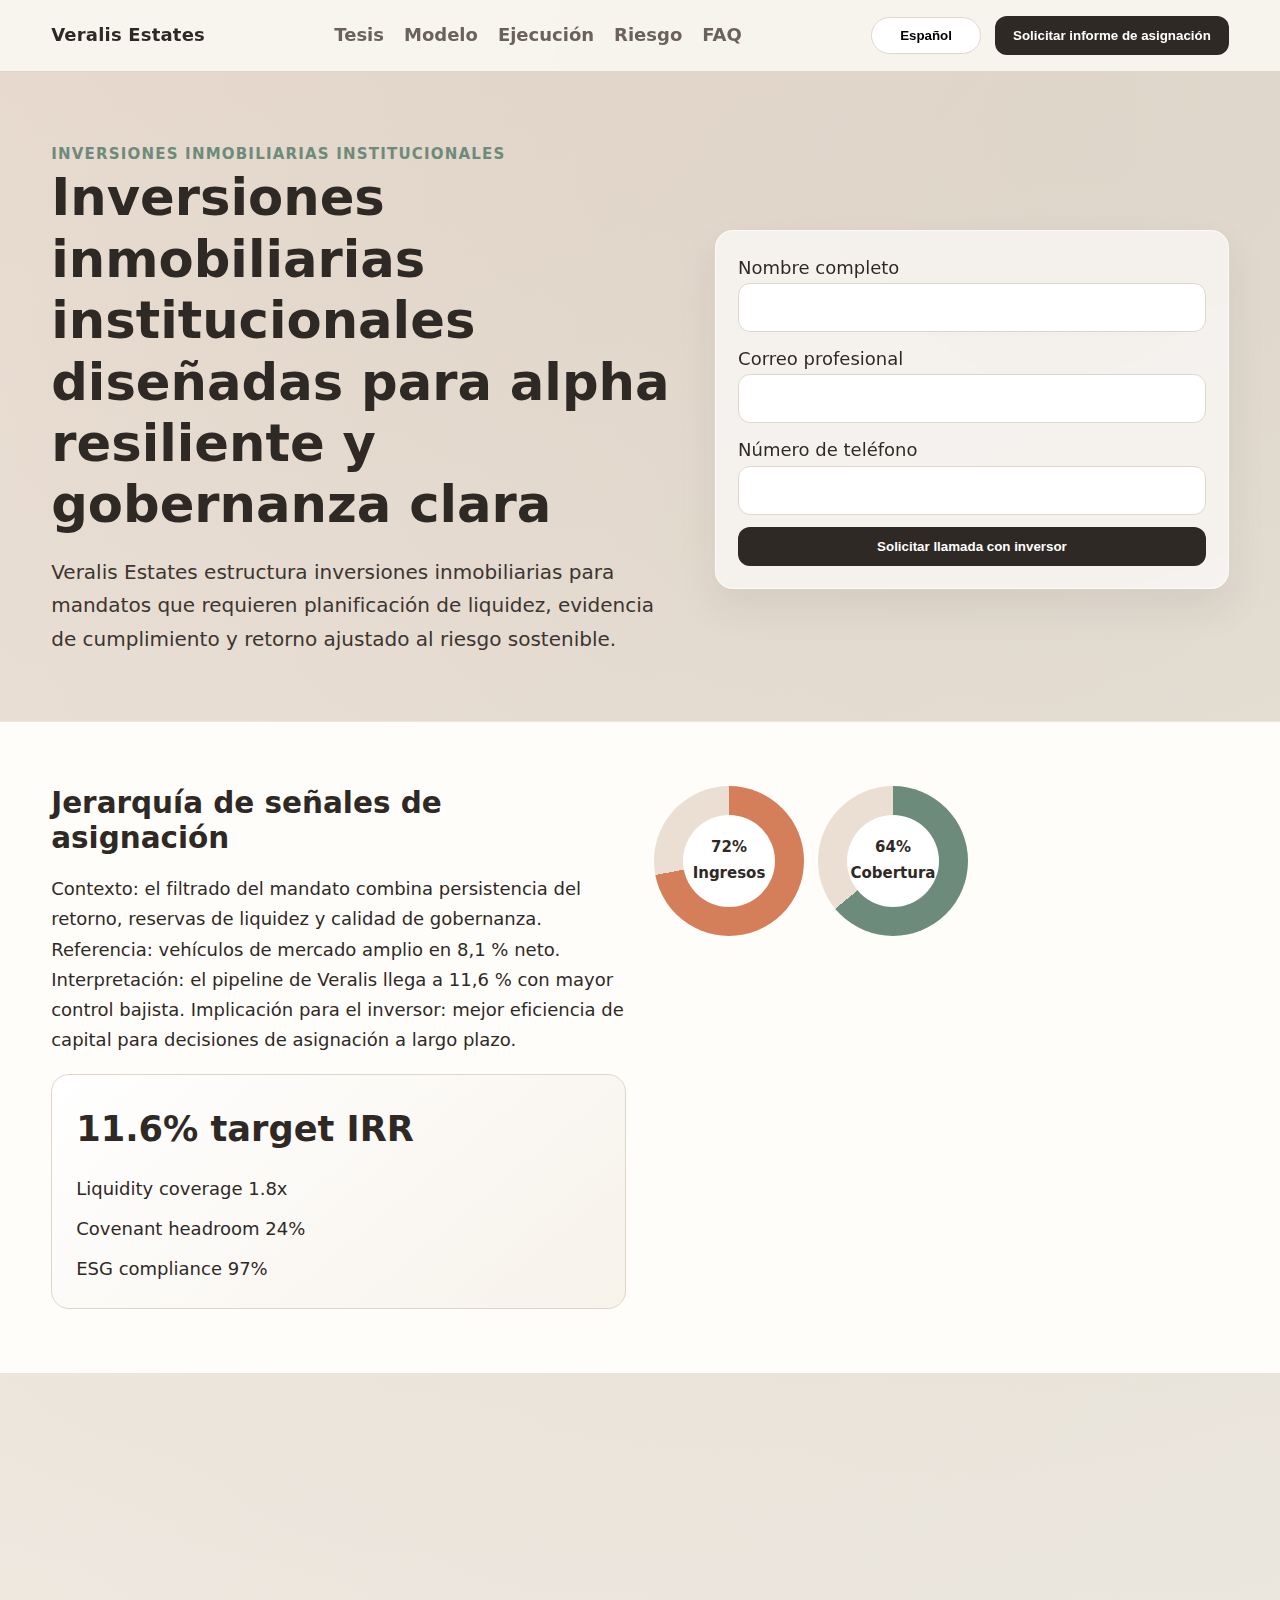
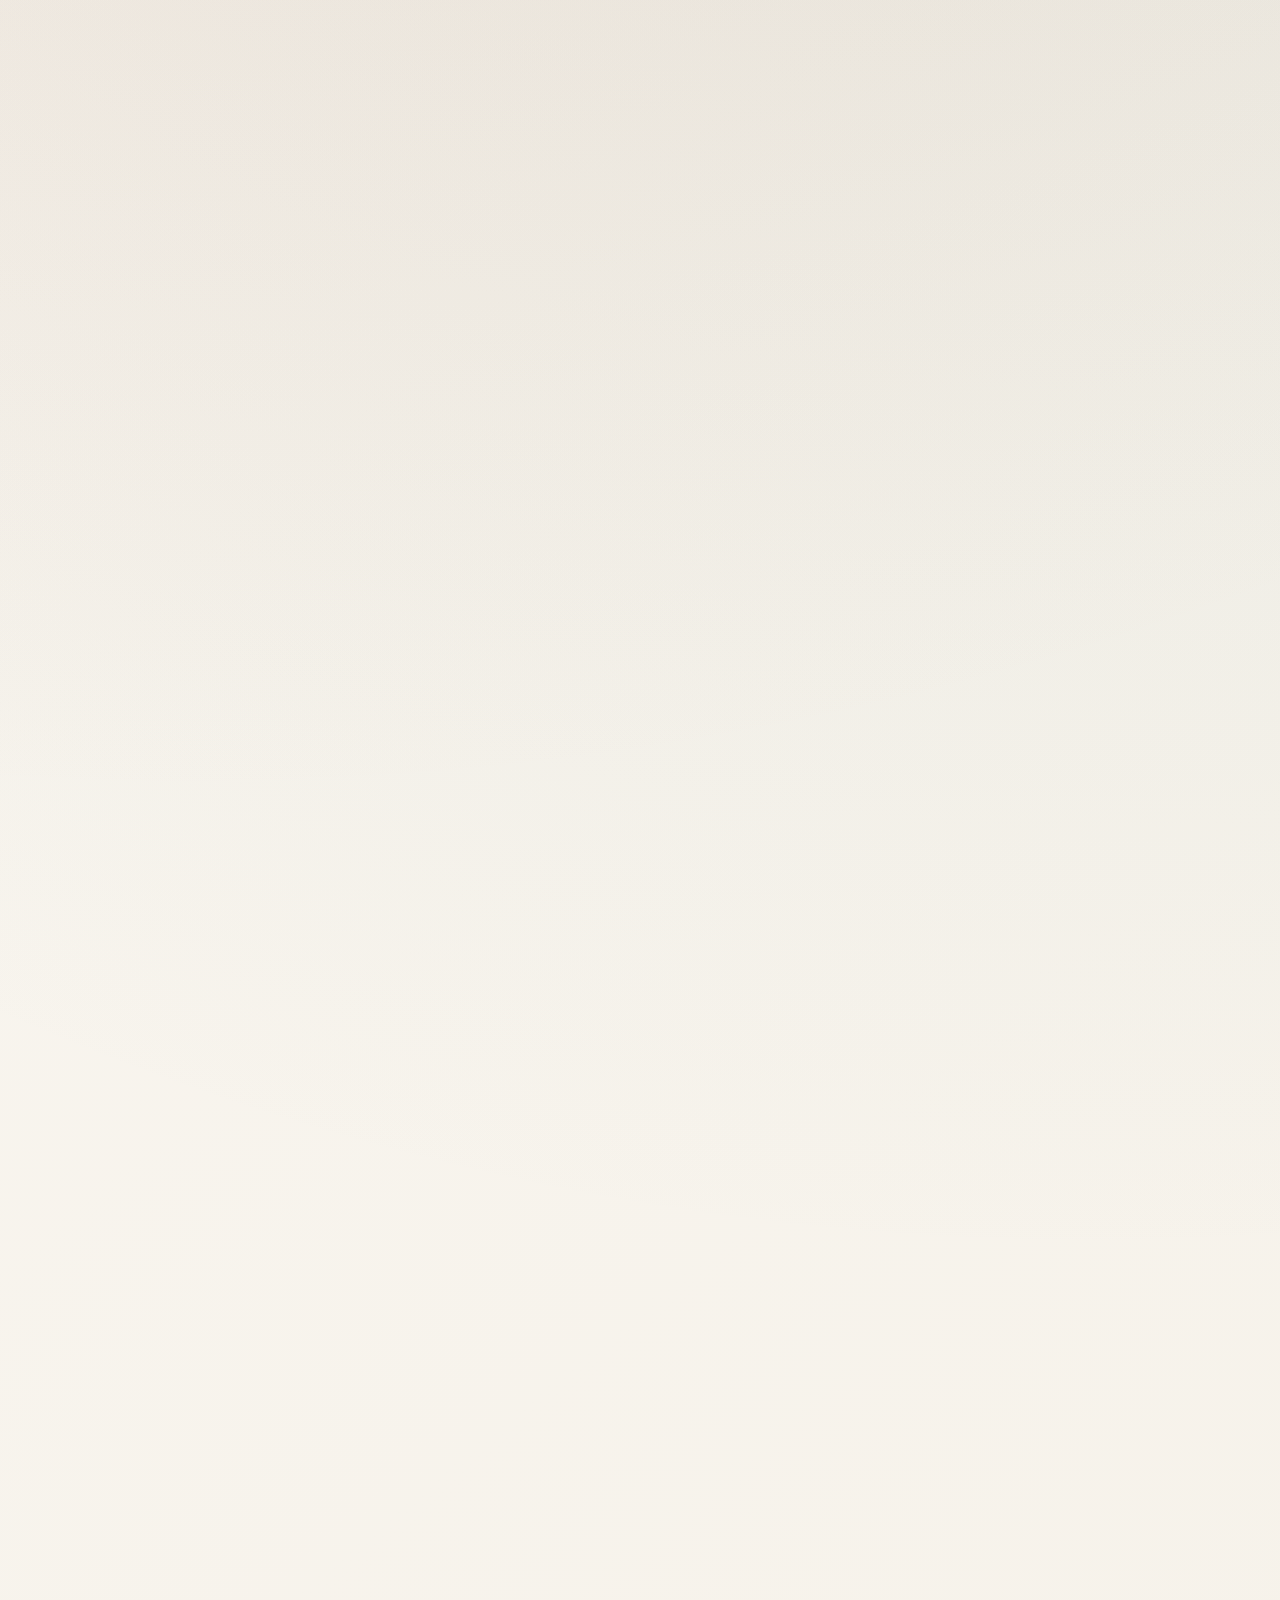
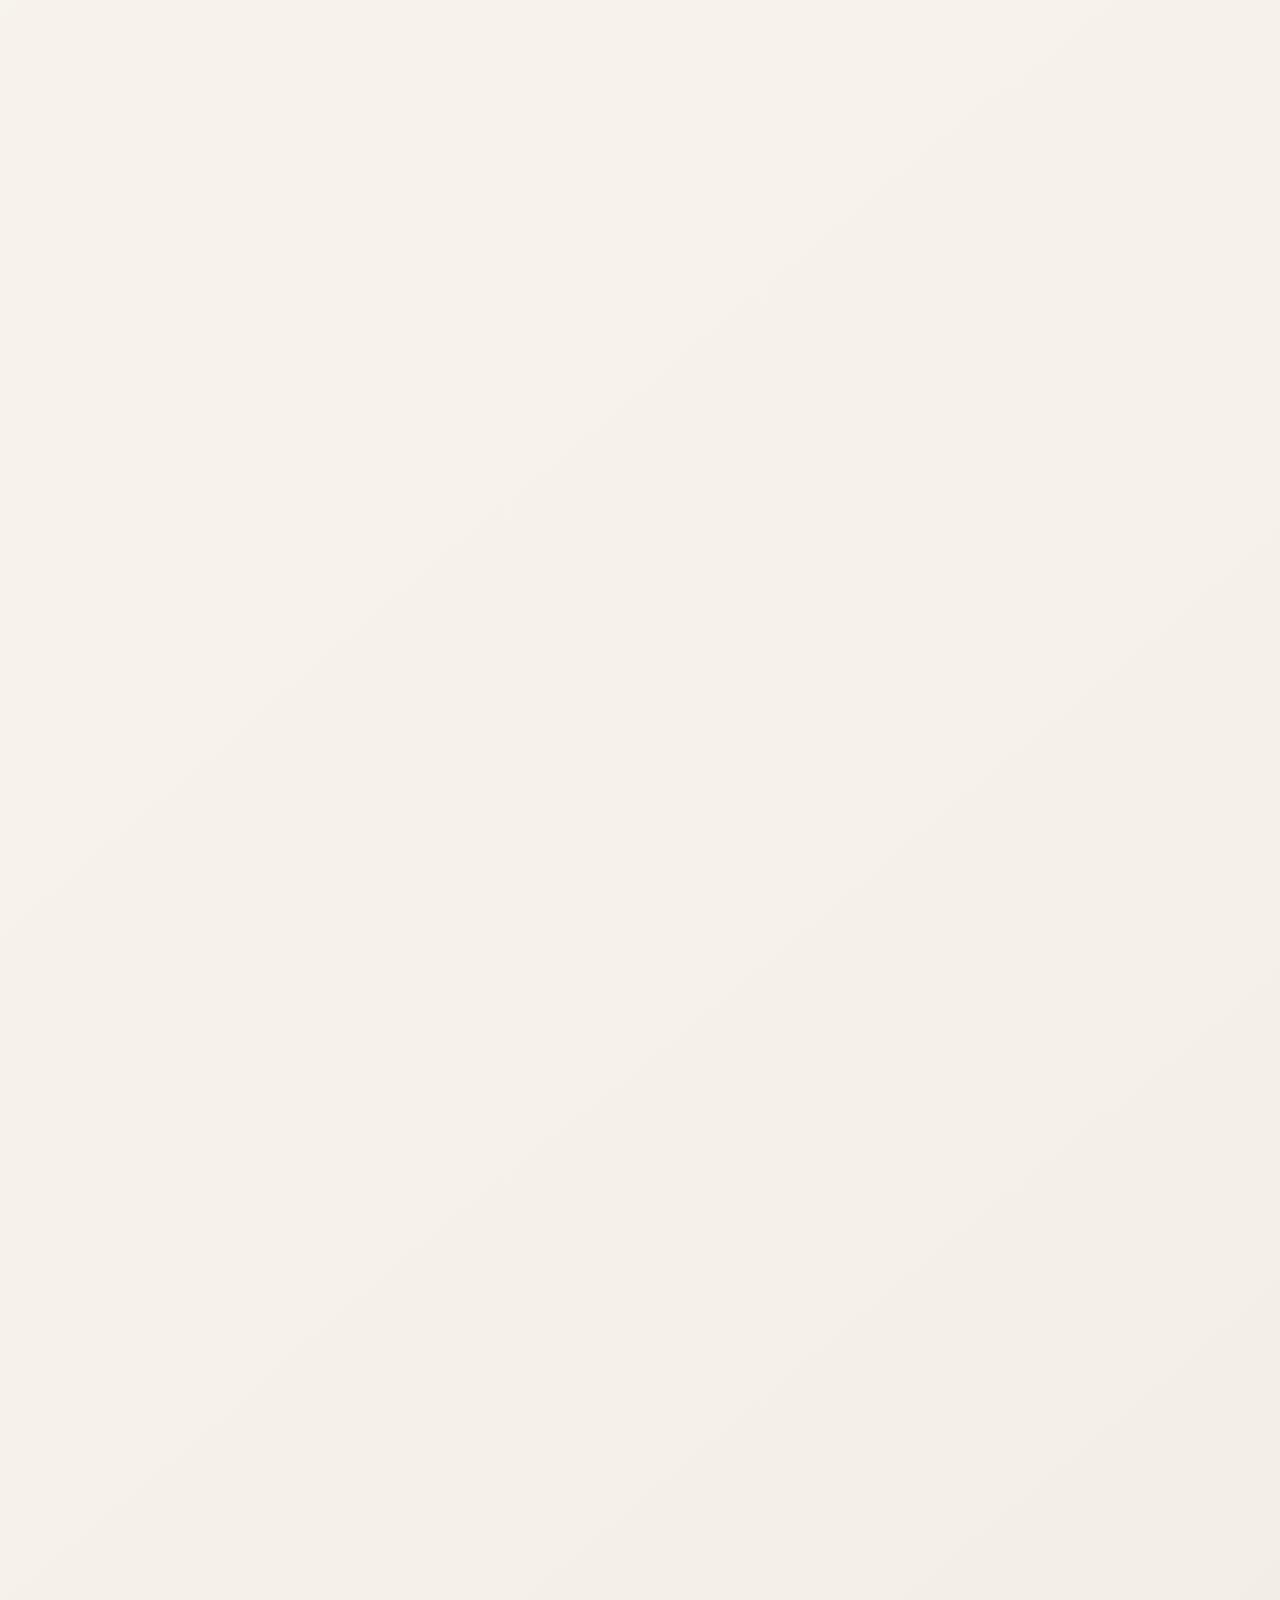
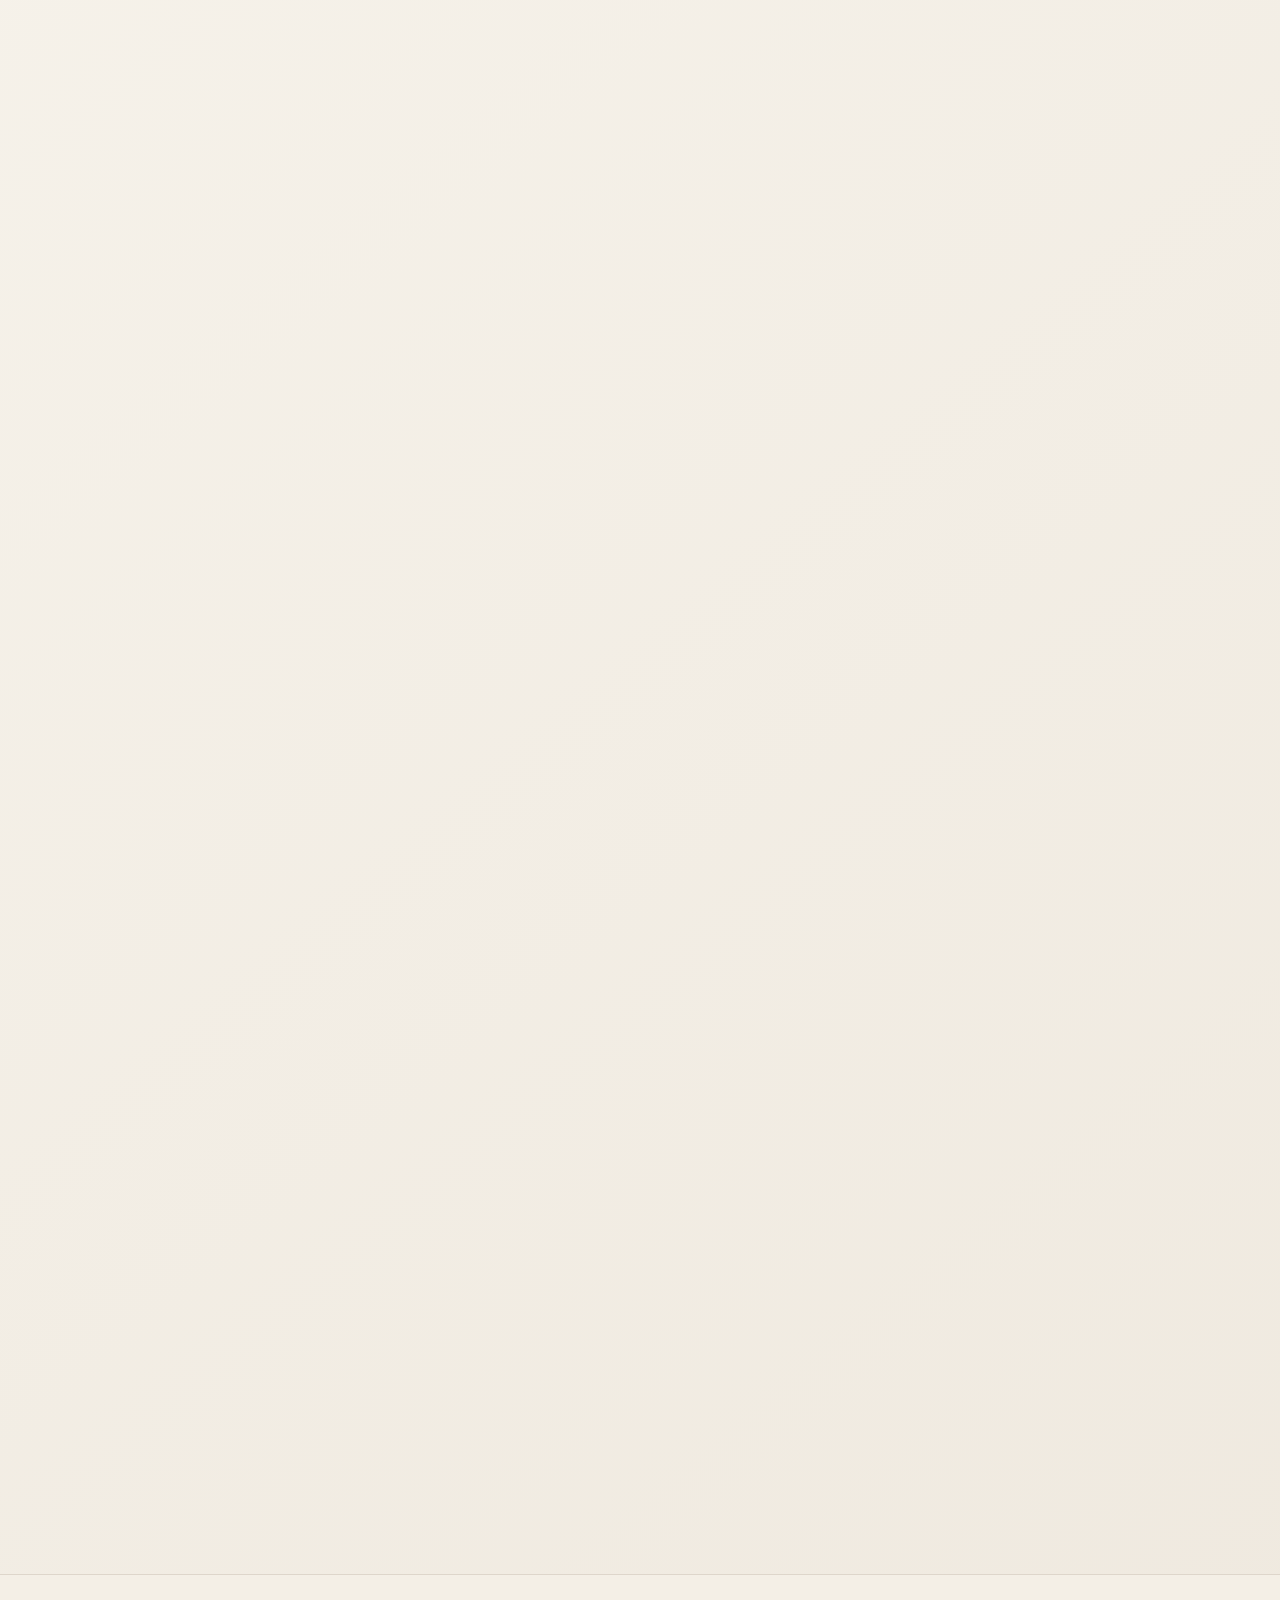
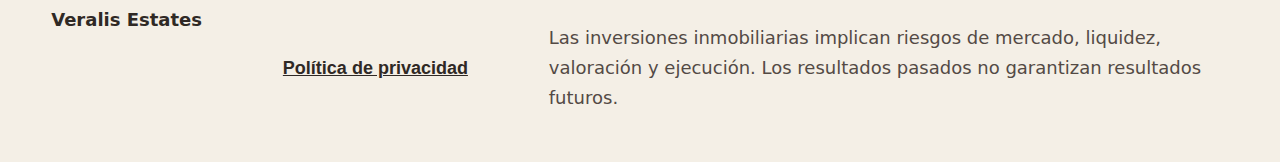
<file: es/index.html>
<!doctype html>
<html lang="es">
<head>
  <meta charset="utf-8" />
  <meta name="viewport" content="width=device-width, initial-scale=1" />
  <title>Inversiones inmobiliarias institucionales para capital profesional | Veralis Estates</title>
  <meta name="description" content="Veralis Estates ofrece inversiones inmobiliarias institucionales con gobernanza, reporting y estrategia de asignación ajustada al riesgo." />
  <link rel="canonical" href="https://veralis-estates.com/es/index.html" />
  <link rel="alternate" hreflang="en" href="https://veralis-estates.com/index.html" />
  <link rel="alternate" hreflang="de" href="https://veralis-estates.com/de/index.html" />
  <link rel="alternate" hreflang="fr" href="https://veralis-estates.com/fr/index.html" />
  <link rel="alternate" hreflang="es" href="https://veralis-estates.com/es/index.html" />
  <link rel="alternate" hreflang="it" href="https://veralis-estates.com/it/index.html" />
  <link rel="alternate" hreflang="x-default" href="https://veralis-estates.com/index.html" />
  <meta property="og:type" content="website" />
  <meta property="og:title" content="Inversiones inmobiliarias institucionales para capital profesional | Veralis Estates" />
  <meta property="og:description" content="Veralis Estates ofrece inversiones inmobiliarias institucionales con gobernanza, reporting y estrategia de asignación ajustada al riesgo." />
  <meta property="og:url" content="https://veralis-estates.com/es/index.html" />
  <meta property="og:site_name" content="Veralis Estates" />
  <meta name="twitter:card" content="summary_large_image" />
  <meta name="twitter:title" content="Inversiones inmobiliarias institucionales para capital profesional | Veralis Estates" />
  <meta name="twitter:description" content="Veralis Estates ofrece inversiones inmobiliarias institucionales con gobernanza, reporting y estrategia de asignación ajustada al riesgo." />
  <link rel="stylesheet" href="../assets/style.css" />
</head>
<body>
<a class="skip-link" href="#content">Saltar al contenido</a>
<header class="site-header">
  <div class="container header-row">
    <div class="brand">Veralis Estates</div>
    <nav class="main-nav" aria-label="Navegación principal"><a href="#s1">Tesis</a><a href="#s2">Modelo</a><a href="#s3">Ejecución</a><a href="#s4">Riesgo</a><a href="#s5">FAQ</a></nav>
    <div class="header-actions">
      <div class="lang" aria-label="Selector de idioma">
        <button class="lang-toggle" aria-haspopup="true" aria-expanded="false">Español</button>
        <div class="lang-menu"><a href="../index.html"><span class="flag-svg"><svg viewBox="0 0 60 30" xmlns="http://www.w3.org/2000/svg"><clipPath id="s"><path d="M0,0 v30 h60 v-30 z"/></clipPath><clipPath id="t"><path d="M30,15 h30 v15 z v15 h-60 z h30 v-15 z v-15 h60 z"/></clipPath><g clip-path="url(#s)"><path d="M0,0 v30 h60 v-30 z" fill="#012169"/><path d="M0,0 L60,30 M60,0 L0,30" stroke="#fff" stroke-width="6"/><path d="M0,0 L60,30 M60,0 L0,30" clip-path="url(#t)" stroke="#C8102E" stroke-width="4"/><path d="M30,0 v30 M0,15 h60" stroke="#fff" stroke-width="10"/><path d="M30,0 v30 M0,15 h60" stroke="#C8102E" stroke-width="6"/></g></svg></span> English</a>
<a href="../de/index.html"><span class="flag-svg"><svg viewBox="0 0 5 3" xmlns="http://www.w3.org/2000/svg"><rect width="5" height="3" fill="#ffce00"/><rect width="5" height="2" fill="#dd0000"/><rect width="5" height="1" fill="#000"/></svg></span> Deutsch</a>
<a href="../fr/index.html"><span class="flag-svg"><svg viewBox="0 0 3 2" xmlns="http://www.w3.org/2000/svg"><rect width="3" height="2" fill="#fff"/><rect width="1" height="2" fill="#0055A4"/><rect x="2" width="1" height="2" fill="#EF4135"/></svg></span> Français</a>
<a href="../es/index.html"><span class="flag-svg"><svg viewBox="0 0 6 4" xmlns="http://www.w3.org/2000/svg"><rect width="6" height="4" fill="#AA151B"/><rect y="1" width="6" height="2" fill="#F1BF00"/></svg></span> Español</a>
<a href="../it/index.html"><span class="flag-svg"><svg viewBox="0 0 3 2" xmlns="http://www.w3.org/2000/svg"><rect width="3" height="2" fill="#fff"/><rect width="1" height="2" fill="#009246"/><rect x="2" width="1" height="2" fill="#CE2B37"/></svg></span> Italiano</a></div>
      </div>
      <button class="cta-btn">Solicitar informe de asignación</button>
      <button id="openDrawer" class="burger" aria-label="Abrir menú">☰</button>
    </div>
  </div>
</header>

<div id="mobileDrawer" class="drawer" aria-hidden="true">
  <div class="drawer-backdrop"></div>
  <aside class="drawer-panel" role="dialog" aria-modal="true">
    <button class="drawer-close" aria-label="Cerrar menú">×</button>
    <nav class="drawer-nav"><a href="#s1">Tesis</a><a href="#s2">Modelo</a><a href="#s3">Ejecución</a><a href="#s4">Riesgo</a><a href="#s5">FAQ</a></nav>
    <div class="lang"><button class="lang-toggle">Español</button><div class="lang-menu"><a href="../index.html"><span class="flag-svg"><svg viewBox="0 0 60 30" xmlns="http://www.w3.org/2000/svg"><clipPath id="s"><path d="M0,0 v30 h60 v-30 z"/></clipPath><clipPath id="t"><path d="M30,15 h30 v15 z v15 h-60 z h30 v-15 z v-15 h60 z"/></clipPath><g clip-path="url(#s)"><path d="M0,0 v30 h60 v-30 z" fill="#012169"/><path d="M0,0 L60,30 M60,0 L0,30" stroke="#fff" stroke-width="6"/><path d="M0,0 L60,30 M60,0 L0,30" clip-path="url(#t)" stroke="#C8102E" stroke-width="4"/><path d="M30,0 v30 M0,15 h60" stroke="#fff" stroke-width="10"/><path d="M30,0 v30 M0,15 h60" stroke="#C8102E" stroke-width="6"/></g></svg></span> English</a>
<a href="../de/index.html"><span class="flag-svg"><svg viewBox="0 0 5 3" xmlns="http://www.w3.org/2000/svg"><rect width="5" height="3" fill="#ffce00"/><rect width="5" height="2" fill="#dd0000"/><rect width="5" height="1" fill="#000"/></svg></span> Deutsch</a>
<a href="../fr/index.html"><span class="flag-svg"><svg viewBox="0 0 3 2" xmlns="http://www.w3.org/2000/svg"><rect width="3" height="2" fill="#fff"/><rect width="1" height="2" fill="#0055A4"/><rect x="2" width="1" height="2" fill="#EF4135"/></svg></span> Français</a>
<a href="../es/index.html"><span class="flag-svg"><svg viewBox="0 0 6 4" xmlns="http://www.w3.org/2000/svg"><rect width="6" height="4" fill="#AA151B"/><rect y="1" width="6" height="2" fill="#F1BF00"/></svg></span> Español</a>
<a href="../it/index.html"><span class="flag-svg"><svg viewBox="0 0 3 2" xmlns="http://www.w3.org/2000/svg"><rect width="3" height="2" fill="#fff"/><rect width="1" height="2" fill="#009246"/><rect x="2" width="1" height="2" fill="#CE2B37"/></svg></span> Italiano</a></div></div>
    <button class="primary-btn">Solicitar informe de asignación</button>
  </aside>
</div>

<main id="content">
<section class="hero reveal">
  <div class="container hero-grid">
    <div>
      <div class="kicker">Inversiones inmobiliarias institucionales</div>
      <h1>Inversiones inmobiliarias institucionales diseñadas para alpha resiliente y gobernanza clara</h1>
      <p class="lead">Veralis Estates estructura inversiones inmobiliarias para mandatos que requieren planificación de liquidez, evidencia de cumplimiento y retorno ajustado al riesgo sostenible.</p>
    </div>
    <div class="form-card glass">
      <form class="form-stack" aria-label="Formulario lead superior">
        <label>Nombre completo<input type="text" name="name" required /></label>
        <label>Correo profesional<input type="email" name="email" required /></label>
        <label>Número de teléfono<input type="tel" name="phone" required /></label>
        <button class="primary-btn" type="submit">Solicitar llamada con inversor</button>
      </form>
    </div>
  </div>
</section>
<section id="s1" class="section section-alt reveal"><div class="container grid-2"><div><h2>Jerarquía de señales de asignación</h2><p>Contexto: el filtrado del mandato combina persistencia del retorno, reservas de liquidez y calidad de gobernanza. Referencia: vehículos de mercado amplio en 8,1 % neto. Interpretación: el pipeline de Veralis llega a 11,6 % con mayor control bajista. Implicación para el inversor: mejor eficiencia de capital para decisiones de asignación a largo plazo.</p><div class="kpi-panel"><div class="kpi-big">11.6% target IRR</div><ul class="mini-list"><li>Liquidity coverage 1.8x</li><li>Covenant headroom 24%</li><li>ESG compliance 97%</li></ul></div></div><div class="rings"><div class="ring"><span>72%<br>Ingresos</span></div><div class="ring" style="background:conic-gradient(var(--accent-2) 0 64%,#eadfd2 64% 100%)"><span>64%<br>Cobertura</span></div></div></div></section>
<section id="s2" class="section section-soft reveal"><div class="container"><h2>Asimetría de mercado capturable</h2><div class="stackbar"><div class="seg a" style="width:28%">Núcleo</div><div class="seg b" style="width:24%">Valor</div><div class="seg c" style="width:30%">Logistics</div><div class="seg d" style="width:18%">Especial</div></div><p>Contexto: asignación segmentada por regiones y sectores. Referencia: los fondos concentrados promedian 2 segmentos. Interpretación: la estructura diversificada reduce volatilidad y preserva catalizadores al alza. Implicación para el inversor: mejor encaje del mandato para carteras equilibradas.</p></div></section>
<section id="s3" class="section reveal"><div class="container grid-2"><div class="dual-chart"><h2>Modelo de ejecución con disciplina de cumplimiento</h2><div class="dual-row"><strong>Veralis</strong><div class="bar"><div class="fill" style="width:86%"></div></div><span>86</span></div><div class="dual-row"><strong>Mercado</strong><div class="bar"><div class="fill" style="width:64%;background:linear-gradient(90deg,#857466,#c5b2a3)"></div></div><span>64</span></div><p>Contexto: la puntuación de ejecución integra tiempo legal, onboarding de activos y latencia de reporting. Comparación: línea base de mercado en 64. Interpretación: ejecución más rápida y conforme. Implicación para el inversor: menor arrastre de caja y rendimiento antes.</p></div><div class="kpi-panel"><h3>Flujo de arquitectura</h3><p>Origination → Underwriting → IC approval → SPV deployment → Quarterly reporting. Each node has ownership, controls, and auditable outputs for governance committees.</p></div></div></section>
<section id="s4" class="section section-alt reveal"><div class="container"><h2>Cronograma de entrega de 12 meses</h2><div class="timeline"><div class="time-step">T1: sourcing + due diligence legal (24 activos analizados, 6 avanzados).</div><div class="time-step">T2: adquisición y estructuración de deuda (4 cierres, tipos cubiertos).</div><div class="time-step">T3: optimización de NOI y programas de resiliencia de inquilinos.</div><div class="time-step">T4: ciclo de valoración, reporting auditado y memo de reasignación.</div></div></div></section>
<section id="s5" class="section section-dark reveal"><div class="container"><h2>Cascada de impulsores de rendimiento</h2><div class="waterfall"><div style="height:70px">+1.2</div><div style="height:110px">+2.1</div><div style="height:150px">+3.4</div><div style="height:120px">+2.5</div><div style="height:175px">11.6</div></div><p>Context: waterfall isolates rent re-pricing, occupancy lift, debt optimization, and operating efficiency versus a 6.4 baseline. Interpretation: most uplift comes from execution-led drivers, not leverage expansion. Investor implication: more defensible alpha for committee approval.</p></div></section>
<section id="s6" class="section reveal"><div class="container grid-2"><div><h2>Matriz de riesgo y gobernanza</h2><div class="risk-matrix"><div class="quad" style="background:#f9eee9"><strong>High impact / low probability</strong><p>Rate shock; mitigation: fixed-rate ladder and hedge collar.</p></div><div class="quad" style="background:#f5f0e7"><strong>High impact / high probability</strong><p>Execution delay; mitigation: dual legal teams and SLA controls.</p></div><div class="quad" style="background:#eef5f1"><strong>Low impact / high probability</strong><p>Minor vacancy changes; mitigation: dynamic leasing playbook.</p></div><div class="quad" style="background:#f8f8f4"><strong>Low impact / low probability</strong><p>Data variance; mitigation: monthly reconciliation audits.</p></div></div></div><div><h3>Investor implication</h3><p>Risk controls are linked to clear owners, response windows, and board-level escalation thresholds. This structure supports compliance and fiduciary governance expectations.</p></div></div></section>
<section id="s7" class="section section-soft reveal"><div class="container"><h2>Eficiencia de capital y liquidez</h2><div class="scenario"><div class="card"><h3>Bajista</h3><p>8.2% net, liquidity coverage 1.5x, leverage cap 49%.</p></div><div class="card"><h3>Base</h3><p>11.6% net, liquidity coverage 1.8x, leverage cap 52%.</p></div><div class="card"><h3>Alcista</h3><p>13.4% net, liquidity coverage 2.0x, leverage cap 53%.</p></div></div><p>Context: scenario analysis quantifies uncertainty around rates and absorption. Interpretation: downside preserves mandate constraints. Investor implication: allocation can scale without breaching policy limits.</p></div></section>
<section id="s8" class="section reveal"><div class="container grid-2"><div><h2>Insights de investigación para encaje del mandato</h2><p>Our research pipeline combines tenant credit, regional supply curves, and refinancing calendars. Baseline comparison against public REIT and debt indices is included in every quarterly memo with explicit threshold triggers.</p></div><div class="glass" style="padding:20px"><h3>Cadencia de reporting</h3><p>Monthly KPI digest, quarterly governance pack, annual external valuation. Investor gain: tighter oversight, faster decision cycles, and documented compliance evidence.</p></div></div></section>
<section id="s9" class="section section-alt reveal"><div class="container"><h2>Reseñas independientes de inversores</h2><div class="reviews"><article class="review"><div class="review-top"><div class="person"><div class="avatar">AM</div><div><strong>Anna Meyer</strong><br><small>Head of Alternatives · Berlin</small></div></div><span class="verified">VERIFICADO</span></div><p>“Governance documents were investment-committee ready within two weeks, with transparent downside treatment.”</p></article><article class="review"><div class="review-top"><div class="person"><div class="avatar">JL</div><div><strong>Julien Laurent</strong><br><small>CIO Office · Paris</small></div></div><span class="verified">VERIFICADO</span></div><p>“The reporting stack maps directly to our mandate controls and materially reduced our monitoring burden.”</p></article><article class="review"><div class="review-top"><div class="person"><div class="avatar">CG</div><div><strong>Carlos García</strong><br><small>Portfolio Director · Madrid</small></div></div><span class="verified">VERIFICADO</span></div><p>“Execution speed was ahead of peer managers while preserving covenant discipline and valuation rigor.”</p></article><article class="review"><div class="review-top"><div class="person"><div class="avatar">LR</div><div><strong>Luca Rossi</strong><br><small>Family Office Lead · Milan</small></div></div><span class="verified">VERIFICADO</span></div><p>“We gained a clearer allocation roadmap with scenario stress tests that matched our liquidity policy.”</p></article></div></div></section>
<section id="s10" class="section reveal"><div class="container"><h2>Preguntas frecuentes</h2><div class="faq"><div class="faq-item"><button class="faq-btn" aria-expanded="false">¿Cómo cumplen los requisitos de cumplimiento institucional?<span>+</span></button><div class="faq-panel"><p>Cada vehículo incluye mapeo normativo, controles AML/KYC y paquetes auditables para comité.</p></div></div><div class="faq-item"><button class="faq-btn" aria-expanded="false">¿Qué nivel de planificación de liquidez está incluido?<span>+</span></button><div class="faq-panel"><p>Modelamos necesidades de caja, ventanas de refinanciación y pisos de reserva por estrategia.</p></div></div><div class="faq-item"><button class="faq-btn" aria-expanded="false">¿Cómo se gobiernan la valoración y el reporting?<span>+</span></button><div class="faq-panel"><p>Socios de valoración independientes y revisiones trimestrales de gobernanza están integrados.</p></div></div><div class="faq-item"><button class="faq-btn" aria-expanded="false">¿Puede desplegarse la asignación por fases?<span>+</span></button><div class="faq-panel"><p>Sí, con tramos por fases vinculados a umbrales de riesgo aprobados.</p></div></div><div class="faq-item"><button class="faq-btn" aria-expanded="false">¿Cómo gestionan escenarios bajistas?<span>+</span></button><div class="faq-panel"><p>Mediante política de coberturas, covenants de deuda, acciones de ocupación y escalado por triggers.</p></div></div><div class="faq-item"><button class="faq-btn" aria-expanded="false">¿Qué comisiones están vinculadas a resultados de ejecución?<span>+</span></button><div class="faq-panel"><p>Comisión base fija más alineación variable sobre resultados netos ajustados al riesgo.</p></div></div><div class="faq-item"><button class="faq-btn" aria-expanded="false">¿Qué tan rápido puede iniciar el onboarding?<span>+</span></button><div class="faq-panel"><p>El onboarding estándar inicia en 10 días hábiles tras aprobación legal.</p></div></div><div class="faq-item"><button class="faq-btn" aria-expanded="false">¿Ofrecen reporting para inversores transfronterizos?<span>+</span></button><div class="faq-panel"><p>Sí, entregamos paquetes bilingües y taxonomía KPI unificada para equipos multinacionales.</p></div></div></div></div></section>
<section id="s11" class="section section-soft reveal"><div class="container grid-2"><div><h2>Construir su asignación con Veralis</h2><p>Las inversiones inmobiliarias institucionales requieren ejecución disciplinada, gobernanza transparente y resultados medibles. Comience con una llamada de asignación estructurada y reciba un paquete listo para comité.</p></div><div class="form-card glass"><form class="form-stack" aria-label="Formulario lead inferior"><label>Nombre completo<input type="text" required></label><label>Correo profesional<input type="email" required></label><label>Número de teléfono<input type="tel" required></label><button class="primary-btn" type="submit">Solicitar llamada con inversor</button></form></div></div></section>
</main>
<footer class="footer"><div class="container footer-row"><strong>Veralis Estates</strong><button id="openPrivacy" class="link-btn">Política de privacidad</button><p class="footer-note">Las inversiones inmobiliarias implican riesgos de mercado, liquidez, valoración y ejecución. Los resultados pasados no garantizan resultados futuros.</p></div></footer>
<div id="privacyModal" class="modal"><div class="modal-backdrop"></div><div class="modal-panel" role="dialog" aria-modal="true"><div class="modal-header"><h3>Política de privacidad</h3><button class="x-btn" data-close-modal aria-label="Close">×</button></div><div class="modal-body"><h4>Introducción</h4><p>Veralis Estates procesa datos personales para la comunicación con inversores y el onboarding regulado.</p><h4>Recopilación de datos</h4><p>Recopilamos datos de identidad, contacto profesional, registros de interacción y datos de idoneidad.</p><h4>Base legal</h4><p>El tratamiento se basa en consentimiento, medidas precontractuales, obligaciones legales e intereses legítimos.</p><h4>Cookies</h4><p>Las cookies esenciales y analíticas apoyan rendimiento y seguridad; las preferencias pueden gestionarse.</p><h4>Conservación</h4><p>Los datos se conservan solo durante los periodos operativos y regulatorios necesarios.</p><h4>Compartición con terceros</h4><p>Los datos pueden compartirse con administradores regulados, asesores legales y proveedores tecnológicos bajo contrato.</p><h4>Seguridad</h4><p>El cifrado, los controles de acceso y auditorías periódicas protegen integridad y confidencialidad.</p><h4>Derechos del usuario</h4><p>Los usuarios pueden solicitar acceso, rectificación, supresión, limitación, portabilidad y oposición cuando aplique.</p><h4>Transferencias internacionales</h4><p>Las transferencias transfronterizas usan salvaguardas aprobadas, incluidas cláusulas contractuales tipo.</p><h4>Divulgación de riesgos del sector</h4><p>Los materiales de inversión incluyen supuestos prospectivos e incertidumbre de escenarios.</p><h4>Contacto</h4><p>privacy@veralis-estates.com</p></div><div class="modal-footer"><button class="cta-btn" data-close-modal>Cerrar</button></div></div></div>
<script type="application/ld+json">{"@context":"https://schema.org","@graph":[{"@type":"Organization","name":"Veralis Estates","url":"https://veralis-estates.com"},{"@type":"WebSite","name":"Veralis Estates","url":"https://veralis-estates.com"},{"@type":"FAQPage","mainEntity":[{"@type":"Question","name":"¿Cómo cumplen los requisitos de cumplimiento institucional?","acceptedAnswer":{"@type":"Answer","text":"Cada vehículo incluye mapeo normativo, controles AML/KYC y paquetes auditables para comité."}}]},{"@type":"Review","author":{"@type":"Person","name":"Anna Meyer"},"reviewBody":"Governance documents were committee-ready.","reviewRating":{"@type":"Rating","ratingValor":"5","bestRating":"5"}}]}</script>
<script defer src="../assets/app.js"></script>
</body></html>
</file>
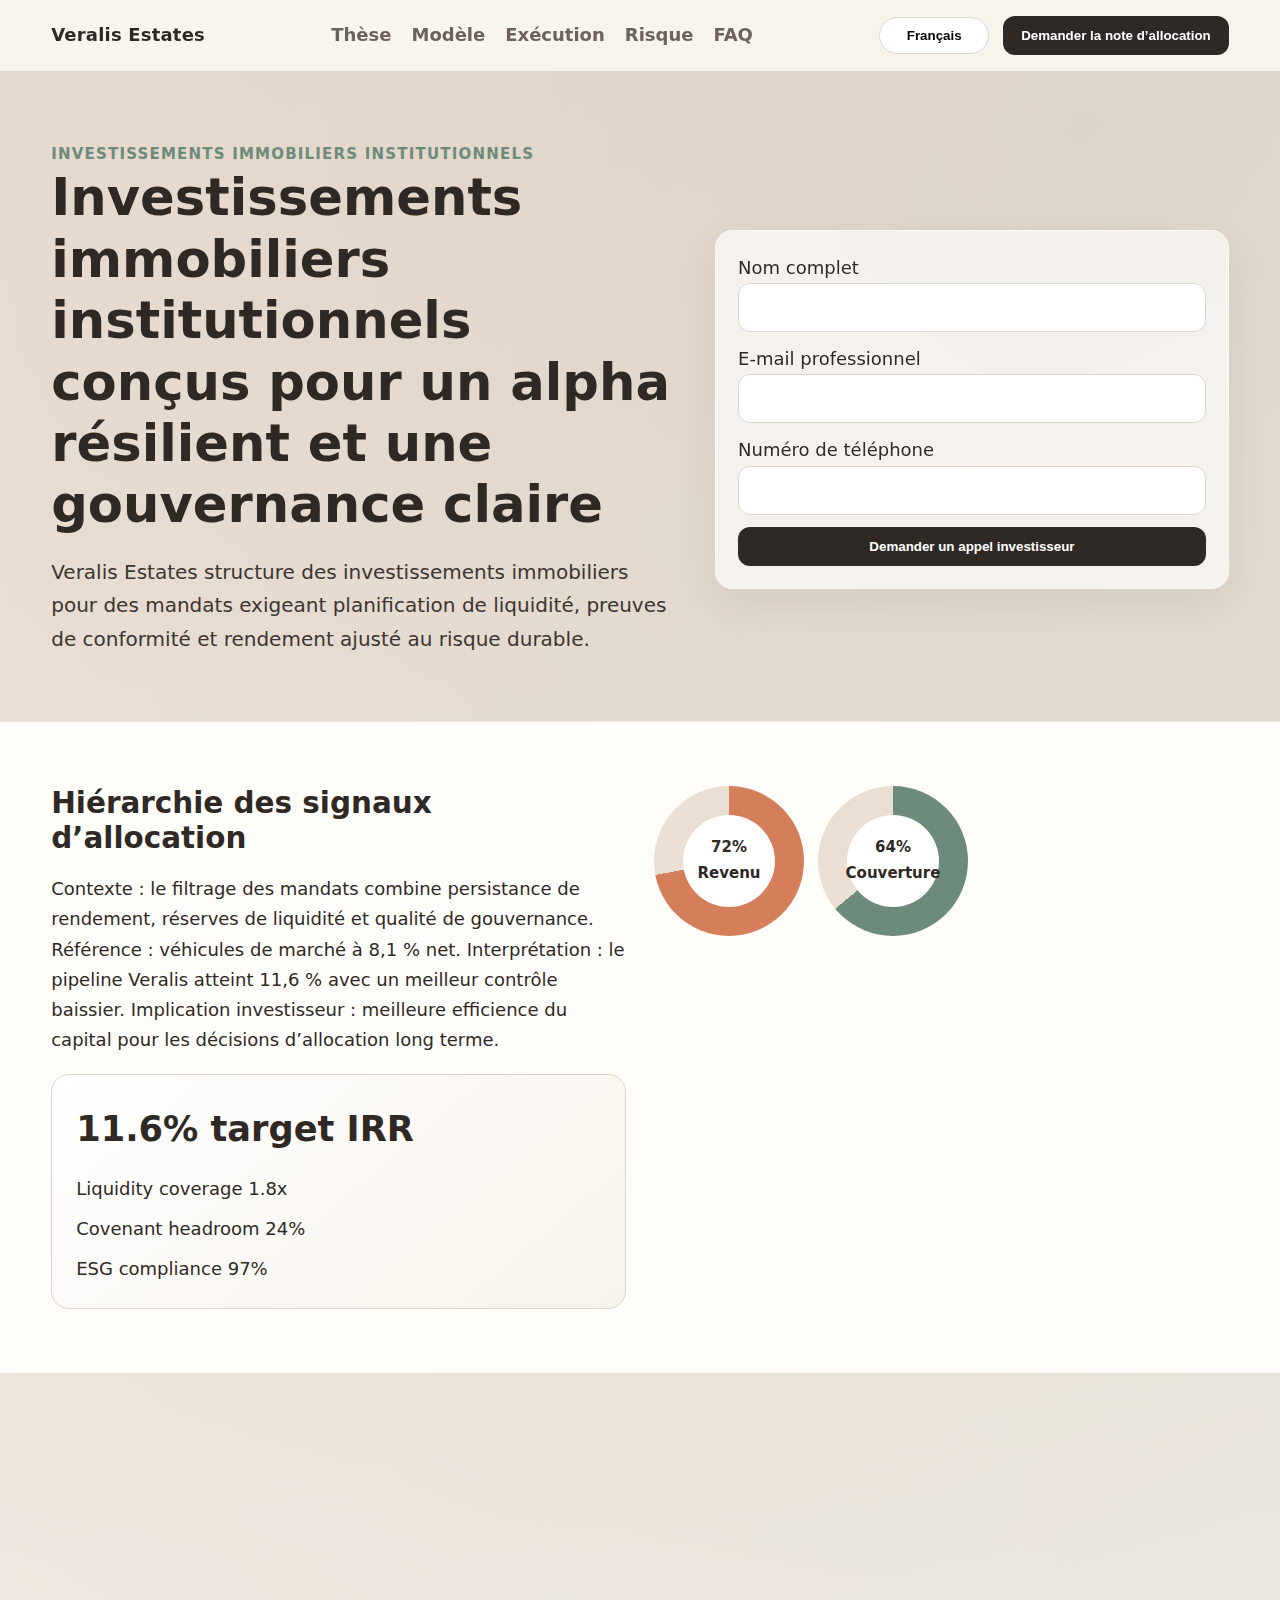
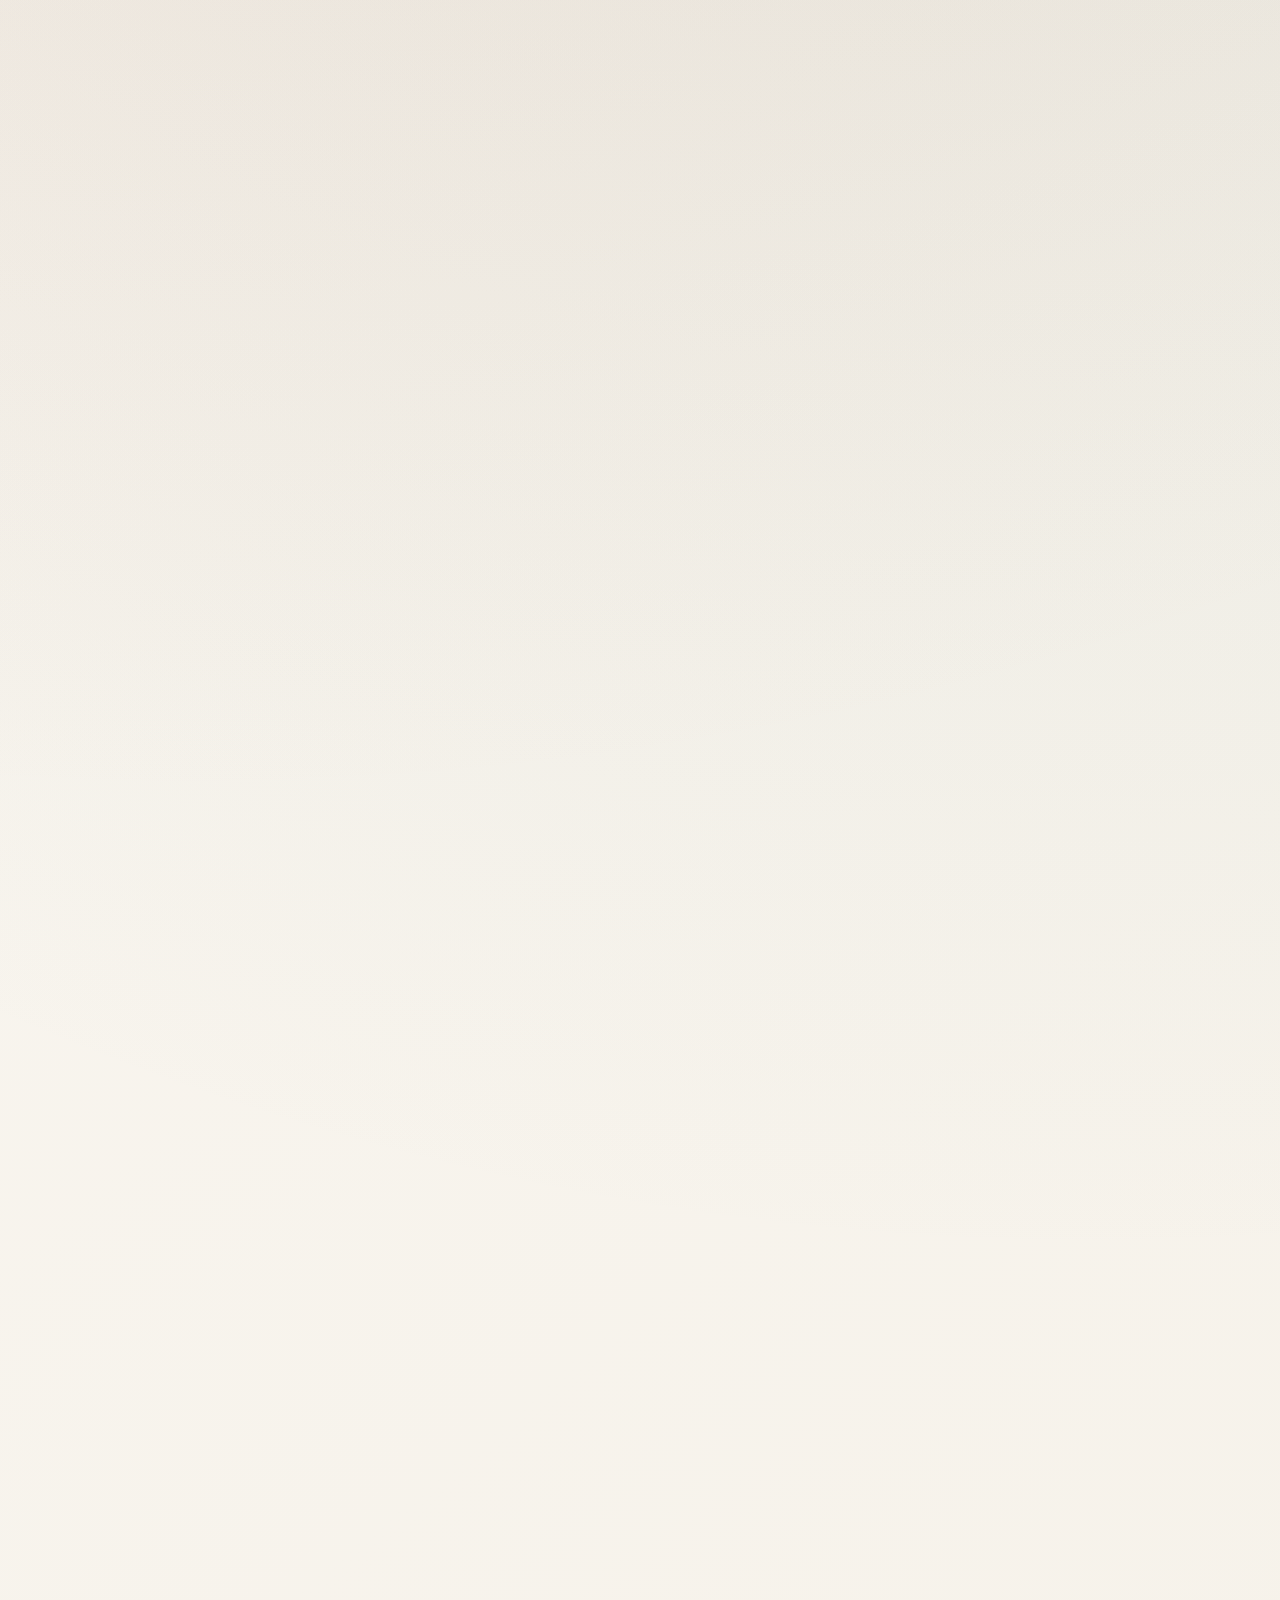
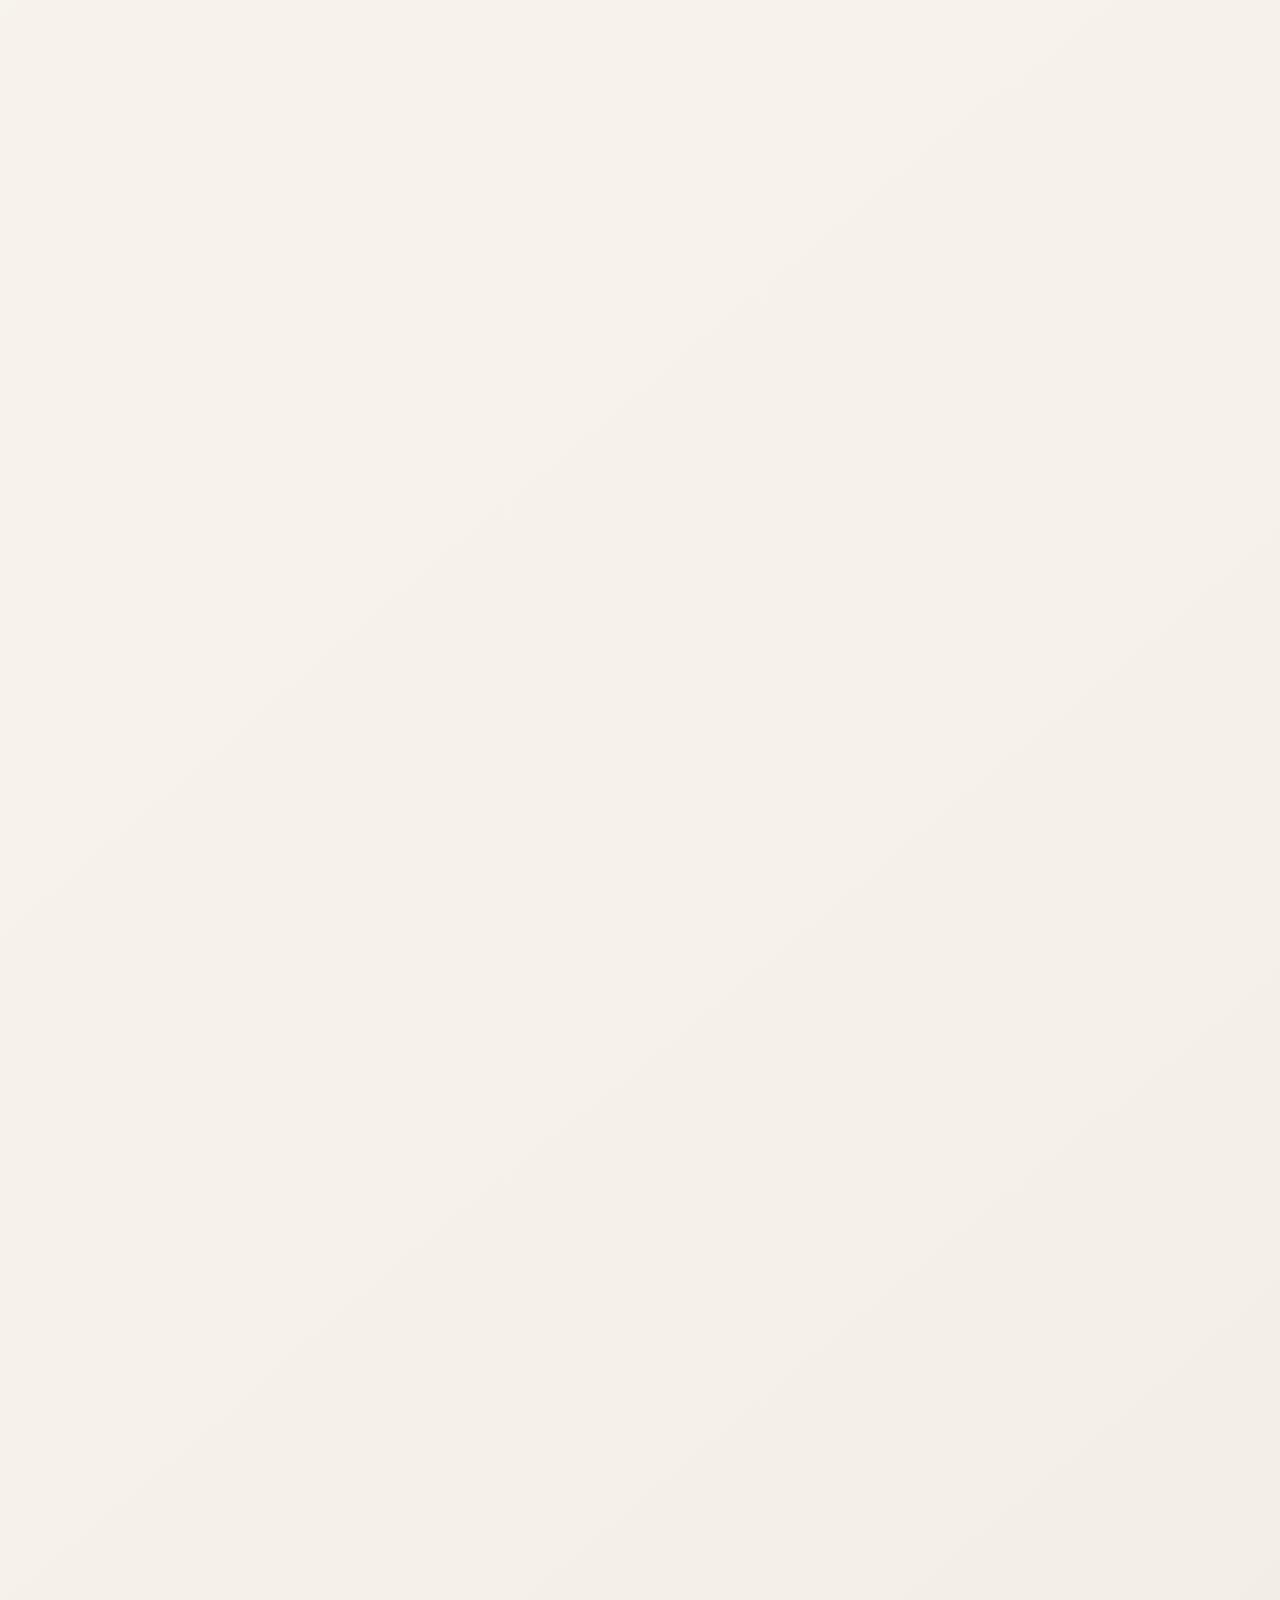
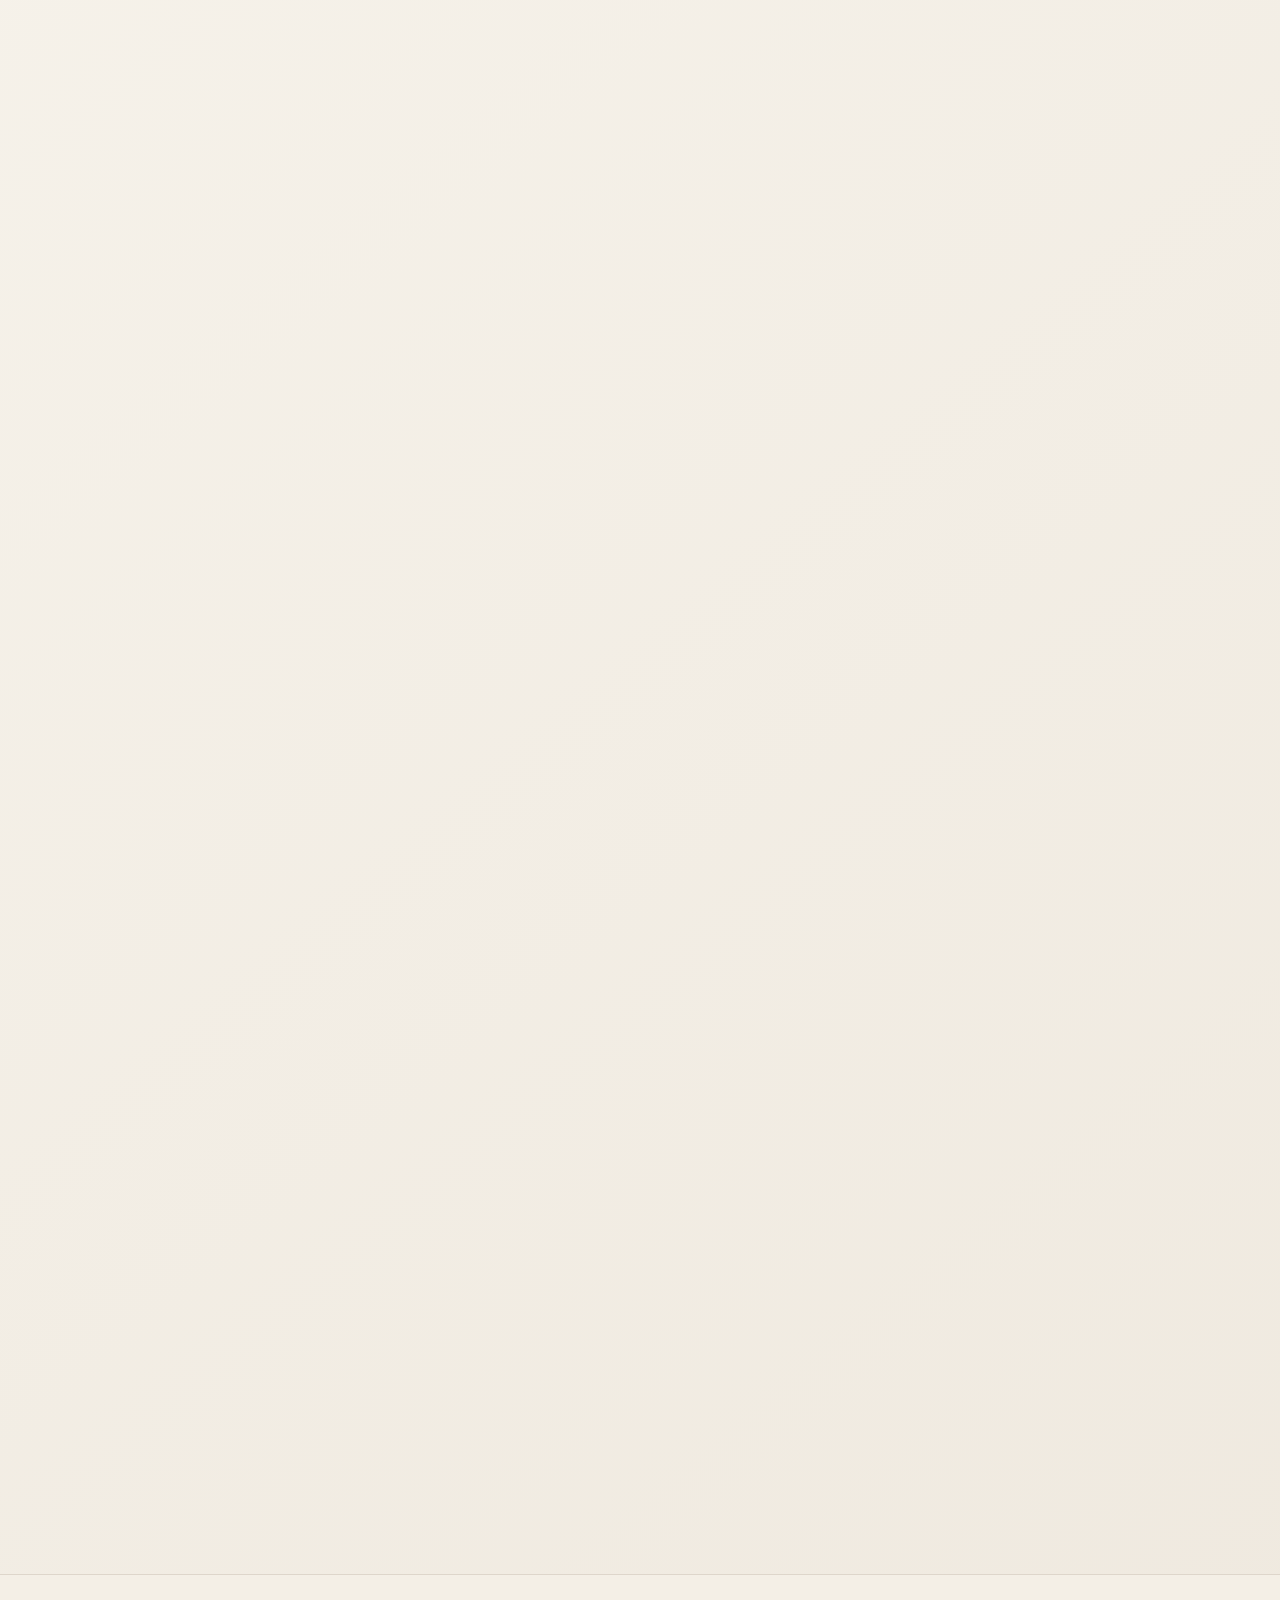
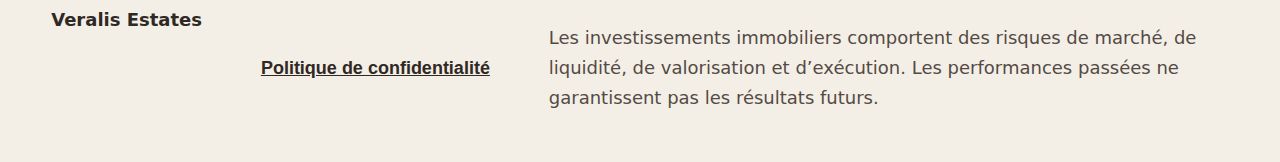
<file: fr/index.html>
<!doctype html>
<html lang="fr">
<head>
  <meta charset="utf-8" />
  <meta name="viewport" content="width=device-width, initial-scale=1" />
  <title>Investissements immobiliers institutionnels pour capitaux professionnels | Veralis Estates</title>
  <meta name="description" content="Veralis Estates propose des investissements immobiliers institutionnels avec gouvernance, reporting et stratégie d’allocation ajustée au risque." />
  <link rel="canonical" href="https://veralis-estates.com/fr/index.html" />
  <link rel="alternate" hreflang="en" href="https://veralis-estates.com/index.html" />
  <link rel="alternate" hreflang="de" href="https://veralis-estates.com/de/index.html" />
  <link rel="alternate" hreflang="fr" href="https://veralis-estates.com/fr/index.html" />
  <link rel="alternate" hreflang="es" href="https://veralis-estates.com/es/index.html" />
  <link rel="alternate" hreflang="it" href="https://veralis-estates.com/it/index.html" />
  <link rel="alternate" hreflang="x-default" href="https://veralis-estates.com/index.html" />
  <meta property="og:type" content="website" />
  <meta property="og:title" content="Investissements immobiliers institutionnels pour capitaux professionnels | Veralis Estates" />
  <meta property="og:description" content="Veralis Estates propose des investissements immobiliers institutionnels avec gouvernance, reporting et stratégie d’allocation ajustée au risque." />
  <meta property="og:url" content="https://veralis-estates.com/fr/index.html" />
  <meta property="og:site_name" content="Veralis Estates" />
  <meta name="twitter:card" content="summary_large_image" />
  <meta name="twitter:title" content="Investissements immobiliers institutionnels pour capitaux professionnels | Veralis Estates" />
  <meta name="twitter:description" content="Veralis Estates propose des investissements immobiliers institutionnels avec gouvernance, reporting et stratégie d’allocation ajustée au risque." />
  <link rel="stylesheet" href="../assets/style.css" />
</head>
<body>
<a class="skip-link" href="#content">Aller au contenu</a>
<header class="site-header">
  <div class="container header-row">
    <div class="brand">Veralis Estates</div>
    <nav class="main-nav" aria-label="Navigation principale"><a href="#s1">Thèse</a><a href="#s2">Modèle</a><a href="#s3">Exécution</a><a href="#s4">Risque</a><a href="#s5">FAQ</a></nav>
    <div class="header-actions">
      <div class="lang" aria-label="Sélecteur de langue">
        <button class="lang-toggle" aria-haspopup="true" aria-expanded="false">Français</button>
        <div class="lang-menu"><a href="../index.html"><span class="flag-svg"><svg viewBox="0 0 60 30" xmlns="http://www.w3.org/2000/svg"><clipPath id="s"><path d="M0,0 v30 h60 v-30 z"/></clipPath><clipPath id="t"><path d="M30,15 h30 v15 z v15 h-60 z h30 v-15 z v-15 h60 z"/></clipPath><g clip-path="url(#s)"><path d="M0,0 v30 h60 v-30 z" fill="#012169"/><path d="M0,0 L60,30 M60,0 L0,30" stroke="#fff" stroke-width="6"/><path d="M0,0 L60,30 M60,0 L0,30" clip-path="url(#t)" stroke="#C8102E" stroke-width="4"/><path d="M30,0 v30 M0,15 h60" stroke="#fff" stroke-width="10"/><path d="M30,0 v30 M0,15 h60" stroke="#C8102E" stroke-width="6"/></g></svg></span> English</a>
<a href="../de/index.html"><span class="flag-svg"><svg viewBox="0 0 5 3" xmlns="http://www.w3.org/2000/svg"><rect width="5" height="3" fill="#ffce00"/><rect width="5" height="2" fill="#dd0000"/><rect width="5" height="1" fill="#000"/></svg></span> Deutsch</a>
<a href="../fr/index.html"><span class="flag-svg"><svg viewBox="0 0 3 2" xmlns="http://www.w3.org/2000/svg"><rect width="3" height="2" fill="#fff"/><rect width="1" height="2" fill="#0055A4"/><rect x="2" width="1" height="2" fill="#EF4135"/></svg></span> Français</a>
<a href="../es/index.html"><span class="flag-svg"><svg viewBox="0 0 6 4" xmlns="http://www.w3.org/2000/svg"><rect width="6" height="4" fill="#AA151B"/><rect y="1" width="6" height="2" fill="#F1BF00"/></svg></span> Español</a>
<a href="../it/index.html"><span class="flag-svg"><svg viewBox="0 0 3 2" xmlns="http://www.w3.org/2000/svg"><rect width="3" height="2" fill="#fff"/><rect width="1" height="2" fill="#009246"/><rect x="2" width="1" height="2" fill="#CE2B37"/></svg></span> Italiano</a></div>
      </div>
      <button class="cta-btn">Demander la note d’allocation</button>
      <button id="openDrawer" class="burger" aria-label="Ouvrir le menu">☰</button>
    </div>
  </div>
</header>

<div id="mobileDrawer" class="drawer" aria-hidden="true">
  <div class="drawer-backdrop"></div>
  <aside class="drawer-panel" role="dialog" aria-modal="true">
    <button class="drawer-close" aria-label="Fermer le menu">×</button>
    <nav class="drawer-nav"><a href="#s1">Thèse</a><a href="#s2">Modèle</a><a href="#s3">Exécution</a><a href="#s4">Risque</a><a href="#s5">FAQ</a></nav>
    <div class="lang"><button class="lang-toggle">Français</button><div class="lang-menu"><a href="../index.html"><span class="flag-svg"><svg viewBox="0 0 60 30" xmlns="http://www.w3.org/2000/svg"><clipPath id="s"><path d="M0,0 v30 h60 v-30 z"/></clipPath><clipPath id="t"><path d="M30,15 h30 v15 z v15 h-60 z h30 v-15 z v-15 h60 z"/></clipPath><g clip-path="url(#s)"><path d="M0,0 v30 h60 v-30 z" fill="#012169"/><path d="M0,0 L60,30 M60,0 L0,30" stroke="#fff" stroke-width="6"/><path d="M0,0 L60,30 M60,0 L0,30" clip-path="url(#t)" stroke="#C8102E" stroke-width="4"/><path d="M30,0 v30 M0,15 h60" stroke="#fff" stroke-width="10"/><path d="M30,0 v30 M0,15 h60" stroke="#C8102E" stroke-width="6"/></g></svg></span> English</a>
<a href="../de/index.html"><span class="flag-svg"><svg viewBox="0 0 5 3" xmlns="http://www.w3.org/2000/svg"><rect width="5" height="3" fill="#ffce00"/><rect width="5" height="2" fill="#dd0000"/><rect width="5" height="1" fill="#000"/></svg></span> Deutsch</a>
<a href="../fr/index.html"><span class="flag-svg"><svg viewBox="0 0 3 2" xmlns="http://www.w3.org/2000/svg"><rect width="3" height="2" fill="#fff"/><rect width="1" height="2" fill="#0055A4"/><rect x="2" width="1" height="2" fill="#EF4135"/></svg></span> Français</a>
<a href="../es/index.html"><span class="flag-svg"><svg viewBox="0 0 6 4" xmlns="http://www.w3.org/2000/svg"><rect width="6" height="4" fill="#AA151B"/><rect y="1" width="6" height="2" fill="#F1BF00"/></svg></span> Español</a>
<a href="../it/index.html"><span class="flag-svg"><svg viewBox="0 0 3 2" xmlns="http://www.w3.org/2000/svg"><rect width="3" height="2" fill="#fff"/><rect width="1" height="2" fill="#009246"/><rect x="2" width="1" height="2" fill="#CE2B37"/></svg></span> Italiano</a></div></div>
    <button class="primary-btn">Demander la note d’allocation</button>
  </aside>
</div>

<main id="content">
<section class="hero reveal">
  <div class="container hero-grid">
    <div>
      <div class="kicker">Investissements immobiliers institutionnels</div>
      <h1>Investissements immobiliers institutionnels conçus pour un alpha résilient et une gouvernance claire</h1>
      <p class="lead">Veralis Estates structure des investissements immobiliers pour des mandats exigeant planification de liquidité, preuves de conformité et rendement ajusté au risque durable.</p>
    </div>
    <div class="form-card glass">
      <form class="form-stack" aria-label="Formulaire lead haut">
        <label>Nom complet<input type="text" name="name" required /></label>
        <label>E-mail professionnel<input type="email" name="email" required /></label>
        <label>Numéro de téléphone<input type="tel" name="phone" required /></label>
        <button class="primary-btn" type="submit">Demander un appel investisseur</button>
      </form>
    </div>
  </div>
</section>
<section id="s1" class="section section-alt reveal"><div class="container grid-2"><div><h2>Hiérarchie des signaux d’allocation</h2><p>Contexte : le filtrage des mandats combine persistance de rendement, réserves de liquidité et qualité de gouvernance. Référence : véhicules de marché à 8,1 % net. Interprétation : le pipeline Veralis atteint 11,6 % avec un meilleur contrôle baissier. Implication investisseur : meilleure efficience du capital pour les décisions d’allocation long terme.</p><div class="kpi-panel"><div class="kpi-big">11.6% target IRR</div><ul class="mini-list"><li>Liquidity coverage 1.8x</li><li>Covenant headroom 24%</li><li>ESG compliance 97%</li></ul></div></div><div class="rings"><div class="ring"><span>72%<br>Revenu</span></div><div class="ring" style="background:conic-gradient(var(--accent-2) 0 64%,#eadfd2 64% 100%)"><span>64%<br>Couverture</span></div></div></div></section>
<section id="s2" class="section section-soft reveal"><div class="container"><h2>Asymétrie de marché exploitable</h2><div class="stackbar"><div class="seg a" style="width:28%">Noyau</div><div class="seg b" style="width:24%">Valeur</div><div class="seg c" style="width:30%">Logistics</div><div class="seg d" style="width:18%">Spécial</div></div><p>Contexte : allocation segmentée par régions et secteurs. Référence : les fonds concentrés couvrent en moyenne 2 segments. Interprétation : la diversification réduit la volatilité tout en préservant les catalyseurs haussiers. Implication investisseur : meilleure adéquation au mandat pour des portefeuilles équilibrés.</p></div></section>
<section id="s3" class="section reveal"><div class="container grid-2"><div class="dual-chart"><h2>Modèle d’exécution avec discipline conformité</h2><div class="dual-row"><strong>Veralis</strong><div class="bar"><div class="fill" style="width:86%"></div></div><span>86</span></div><div class="dual-row"><strong>Marché</strong><div class="bar"><div class="fill" style="width:64%;background:linear-gradient(90deg,#857466,#c5b2a3)"></div></div><span>64</span></div><p>Contexte : le score d’exécution combine cycle juridique, onboarding des actifs et latence de reporting. Comparaison : base marché à 64. Interprétation : exécution conforme plus rapide. Implication investisseur : moindre cash drag et rendement plus précoce.</p></div><div class="kpi-panel"><h3>Flux d’architecture</h3><p>Origination → Underwriting → IC approval → SPV deployment → Quarterly reporting. Each node has ownership, controls, and auditable outputs for governance committees.</p></div></div></section>
<section id="s4" class="section section-alt reveal"><div class="container"><h2>Calendrier de livraison sur 12 mois</h2><div class="timeline"><div class="time-step">T1 : sourcing + due diligence juridique (24 actifs analysés, 6 approfondis).</div><div class="time-step">T2 : acquisition et structuration de dette (4 clôtures, taux couverts).</div><div class="time-step">T3 : optimisation du NOI et programmes de résilience locative.</div><div class="time-step">T4 : cycle de valorisation, reporting audité, note de réallocation.</div></div></div></section>
<section id="s5" class="section section-dark reveal"><div class="container"><h2>Cascade des moteurs de performance</h2><div class="waterfall"><div style="height:70px">+1.2</div><div style="height:110px">+2.1</div><div style="height:150px">+3.4</div><div style="height:120px">+2.5</div><div style="height:175px">11.6</div></div><p>Context: waterfall isolates rent re-pricing, occupancy lift, debt optimization, and operating efficiency versus a 6.4 baseline. Interpretation: most uplift comes from execution-led drivers, not leverage expansion. Investor implication: more defensible alpha for committee approval.</p></div></section>
<section id="s6" class="section reveal"><div class="container grid-2"><div><h2>Matrice de risque et gouvernance</h2><div class="risk-matrix"><div class="quad" style="background:#f9eee9"><strong>High impact / low probability</strong><p>Rate shock; mitigation: fixed-rate ladder and hedge collar.</p></div><div class="quad" style="background:#f5f0e7"><strong>High impact / high probability</strong><p>Execution delay; mitigation: dual legal teams and SLA controls.</p></div><div class="quad" style="background:#eef5f1"><strong>Low impact / high probability</strong><p>Minor vacancy changes; mitigation: dynamic leasing playbook.</p></div><div class="quad" style="background:#f8f8f4"><strong>Low impact / low probability</strong><p>Data variance; mitigation: monthly reconciliation audits.</p></div></div></div><div><h3>Investor implication</h3><p>Risk controls are linked to clear owners, response windows, and board-level escalation thresholds. This structure supports compliance and fiduciary governance expectations.</p></div></div></section>
<section id="s7" class="section section-soft reveal"><div class="container"><h2>Efficience du capital et liquidité</h2><div class="scenario"><div class="card"><h3>Baisse</h3><p>8.2% net, liquidity coverage 1.5x, leverage cap 49%.</p></div><div class="card"><h3>Central</h3><p>11.6% net, liquidity coverage 1.8x, leverage cap 52%.</p></div><div class="card"><h3>Hausse</h3><p>13.4% net, liquidity coverage 2.0x, leverage cap 53%.</p></div></div><p>Context: scenario analysis quantifies uncertainty around rates and absorption. Interpretation: downside preserves mandate constraints. Investor implication: allocation can scale without breaching policy limits.</p></div></section>
<section id="s8" class="section reveal"><div class="container grid-2"><div><h2>Insights de recherche pour l’adéquation mandat</h2><p>Our research pipeline combines tenant credit, regional supply curves, and refinancing calendars. Centralline comparison against public REIT and debt indices is included in every quarterly memo with explicit threshold triggers.</p></div><div class="glass" style="padding:20px"><h3>Cadence de reporting</h3><p>Monthly KPI digest, quarterly governance pack, annual external valuation. Investor gain: tighter oversight, faster decision cycles, and documented compliance evidence.</p></div></div></section>
<section id="s9" class="section section-alt reveal"><div class="container"><h2>Avis d’investisseurs indépendants</h2><div class="reviews"><article class="review"><div class="review-top"><div class="person"><div class="avatar">AM</div><div><strong>Anna Meyer</strong><br><small>Head of Alternatives · Berlin</small></div></div><span class="verified">VÉRIFIÉ</span></div><p>“Governance documents were investment-committee ready within two weeks, with transparent downside treatment.”</p></article><article class="review"><div class="review-top"><div class="person"><div class="avatar">JL</div><div><strong>Julien Laurent</strong><br><small>CIO Office · Paris</small></div></div><span class="verified">VÉRIFIÉ</span></div><p>“The reporting stack maps directly to our mandate controls and materially reduced our monitoring burden.”</p></article><article class="review"><div class="review-top"><div class="person"><div class="avatar">CG</div><div><strong>Carlos García</strong><br><small>Portfolio Director · Madrid</small></div></div><span class="verified">VÉRIFIÉ</span></div><p>“Execution speed was ahead of peer managers while preserving covenant discipline and valuation rigor.”</p></article><article class="review"><div class="review-top"><div class="person"><div class="avatar">LR</div><div><strong>Luca Rossi</strong><br><small>Family Office Lead · Milan</small></div></div><span class="verified">VÉRIFIÉ</span></div><p>“We gained a clearer allocation roadmap with scenario stress tests that matched our liquidity policy.”</p></article></div></div></section>
<section id="s10" class="section reveal"><div class="container"><h2>Questions fréquentes</h2><div class="faq"><div class="faq-item"><button class="faq-btn" aria-expanded="false">Comment répondez-vous aux exigences de conformité institutionnelle ?<span>+</span></button><div class="faq-panel"><p>Chaque véhicule inclut cartographie des politiques, contrôles AML/KYC et dossiers auditables pour le comité.</p></div></div><div class="faq-item"><button class="faq-btn" aria-expanded="false">Quel niveau de planification de liquidité est inclus ?<span>+</span></button><div class="faq-panel"><p>Nous modélisons besoins de trésorerie, fenêtres de refinancement et planchers de réserve.</p></div></div><div class="faq-item"><button class="faq-btn" aria-expanded="false">Comment la valorisation et le reporting sont-ils gouvernés ?<span>+</span></button><div class="faq-panel"><p>Des partenaires de valorisation indépendants et des revues trimestrielles sont intégrés.</p></div></div><div class="faq-item"><button class="faq-btn" aria-expanded="false">Les allocations peuvent-elles être déployées par phases ?<span>+</span></button><div class="faq-panel"><p>Oui, avec des tranches progressives liées aux seuils de risque approuvés.</p></div></div><div class="faq-item"><button class="faq-btn" aria-expanded="false">Comment gérez-vous les scénarios baissiers ?<span>+</span></button><div class="faq-panel"><p>Via politique de couverture, covenants de dette, actions d’occupation et escalade déclenchée.</p></div></div><div class="faq-item"><button class="faq-btn" aria-expanded="false">Quels frais sont liés aux résultats d’exécution ?<span>+</span></button><div class="faq-panel"><p>Frais fixes de base plus alignement de performance sur les résultats nets ajustés au risque.</p></div></div><div class="faq-item"><button class="faq-btn" aria-expanded="false">À quelle vitesse l’onboarding peut-il démarrer ?<span>+</span></button><div class="faq-panel"><p>L’onboarding standard démarre sous 10 jours ouvrés après validation juridique.</p></div></div><div class="faq-item"><button class="faq-btn" aria-expanded="false">Prenez-vous en charge le reporting transfrontalier ?<span>+</span></button><div class="faq-panel"><p>Oui, avec packs bilingues et taxonomie KPI unifiée pour équipes multi-juridictions.</p></div></div></div></div></section>
<section id="s11" class="section section-soft reveal"><div class="container grid-2"><div><h2>Construire votre allocation avec Veralis</h2><p>Les investissements immobiliers institutionnels exigent une exécution disciplinée, une gouvernance transparente et des résultats mesurables. Démarrez avec un appel d’allocation structuré et recevez un dossier prêt pour le comité.</p></div><div class="form-card glass"><form class="form-stack" aria-label="Formulaire lead bas"><label>Nom complet<input type="text" required></label><label>E-mail professionnel<input type="email" required></label><label>Numéro de téléphone<input type="tel" required></label><button class="primary-btn" type="submit">Demander un appel investisseur</button></form></div></div></section>
</main>
<footer class="footer"><div class="container footer-row"><strong>Veralis Estates</strong><button id="openPrivacy" class="link-btn">Politique de confidentialité</button><p class="footer-note">Les investissements immobiliers comportent des risques de marché, de liquidité, de valorisation et d’exécution. Les performances passées ne garantissent pas les résultats futurs.</p></div></footer>
<div id="privacyModal" class="modal"><div class="modal-backdrop"></div><div class="modal-panel" role="dialog" aria-modal="true"><div class="modal-header"><h3>Politique de confidentialité</h3><button class="x-btn" data-close-modal aria-label="Close">×</button></div><div class="modal-body"><h4>Introduction</h4><p>Veralis Estates traite les données personnelles pour la communication investisseurs et l’onboarding réglementé.</p><h4>Collecte des données</h4><p>Nous collectons les données d’identité, les contacts professionnels, les journaux d’interaction et les données d’adéquation.</p><h4>Central légale</h4><p>Le traitement repose sur le consentement, les mesures précontractuelles, les obligations légales et l’intérêt légitime.</p><h4>Cookies</h4><p>Les cookies essentiels et analytiques soutiennent performance et sécurité ; les préférences peuvent être gérées.</p><h4>Conservation</h4><p>Les données sont conservées uniquement pendant les périodes opérationnelles et réglementaires nécessaires.</p><h4>Partage avec des tiers</h4><p>Les données peuvent être partagées avec des administrateurs réglementés, des conseillers juridiques et des fournisseurs technologiques sous contrat.</p><h4>Sécurité</h4><p>Le chiffrement, les contrôles d’accès et les audits périodiques protègent l’intégrité et la confidentialité.</p><h4>Droits des utilisateurs</h4><p>Les utilisateurs peuvent demander accès, rectification, suppression, limitation, portabilité et opposition selon les cas.</p><h4>Transferts internationaux</h4><p>Les transferts transfrontaliers utilisent des garanties approuvées, y compris des clauses contractuelles types.</p><h4>Information sur les risques sectoriels</h4><p>Les supports d’investissement incluent des hypothèses prospectives et une incertitude de scénario.</p><h4>Contact</h4><p>privacy@veralis-estates.com</p></div><div class="modal-footer"><button class="cta-btn" data-close-modal>Fermer</button></div></div></div>
<script type="application/ld+json">{"@context":"https://schema.org","@graph":[{"@type":"Organization","name":"Veralis Estates","url":"https://veralis-estates.com"},{"@type":"WebSite","name":"Veralis Estates","url":"https://veralis-estates.com"},{"@type":"FAQPage","mainEntity":[{"@type":"Question","name":"Comment répondez-vous aux exigences de conformité institutionnelle ?","acceptedAnswer":{"@type":"Answer","text":"Chaque véhicule inclut cartographie des politiques, contrôles AML/KYC et dossiers auditables pour le comité."}}]},{"@type":"Review","author":{"@type":"Person","name":"Anna Meyer"},"reviewBody":"Governance documents were committee-ready.","reviewRating":{"@type":"Rating","ratingValeur":"5","bestRating":"5"}}]}</script>
<script defer src="../assets/app.js"></script>
</body></html>
</file>
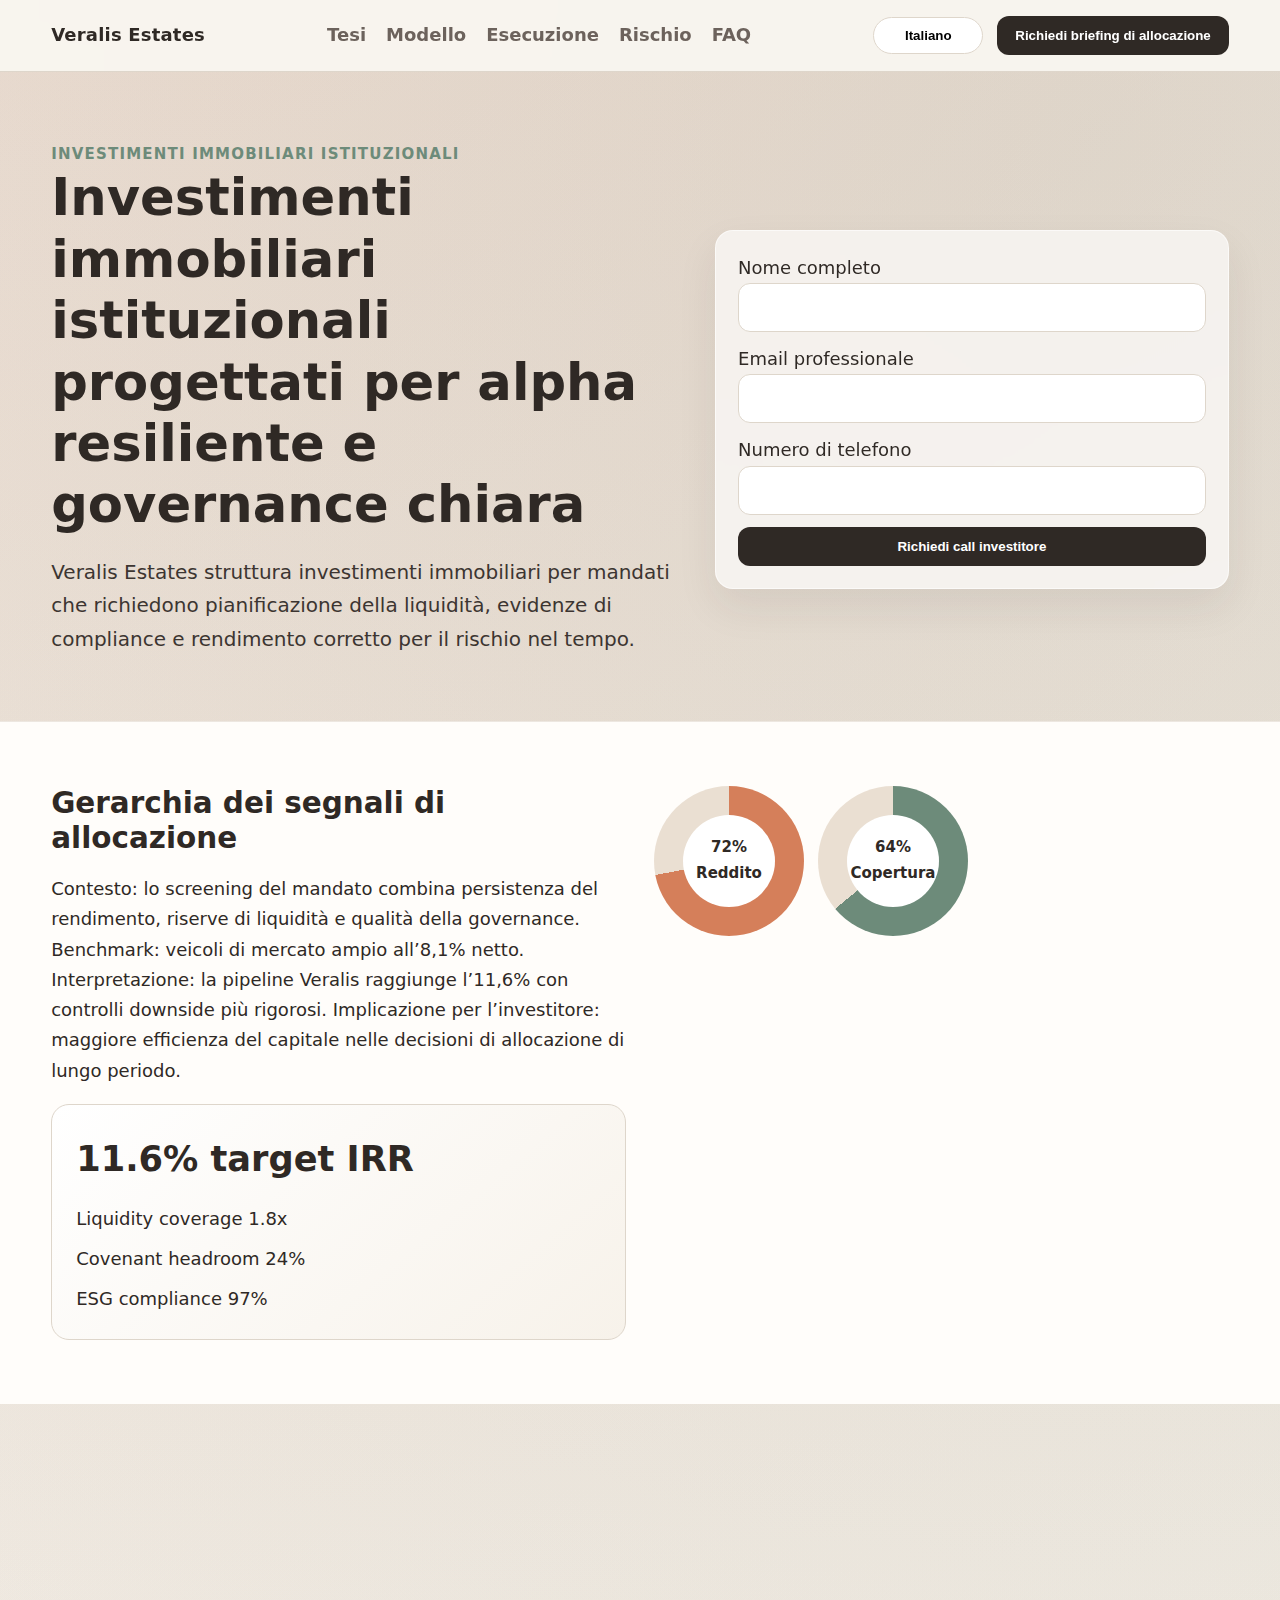
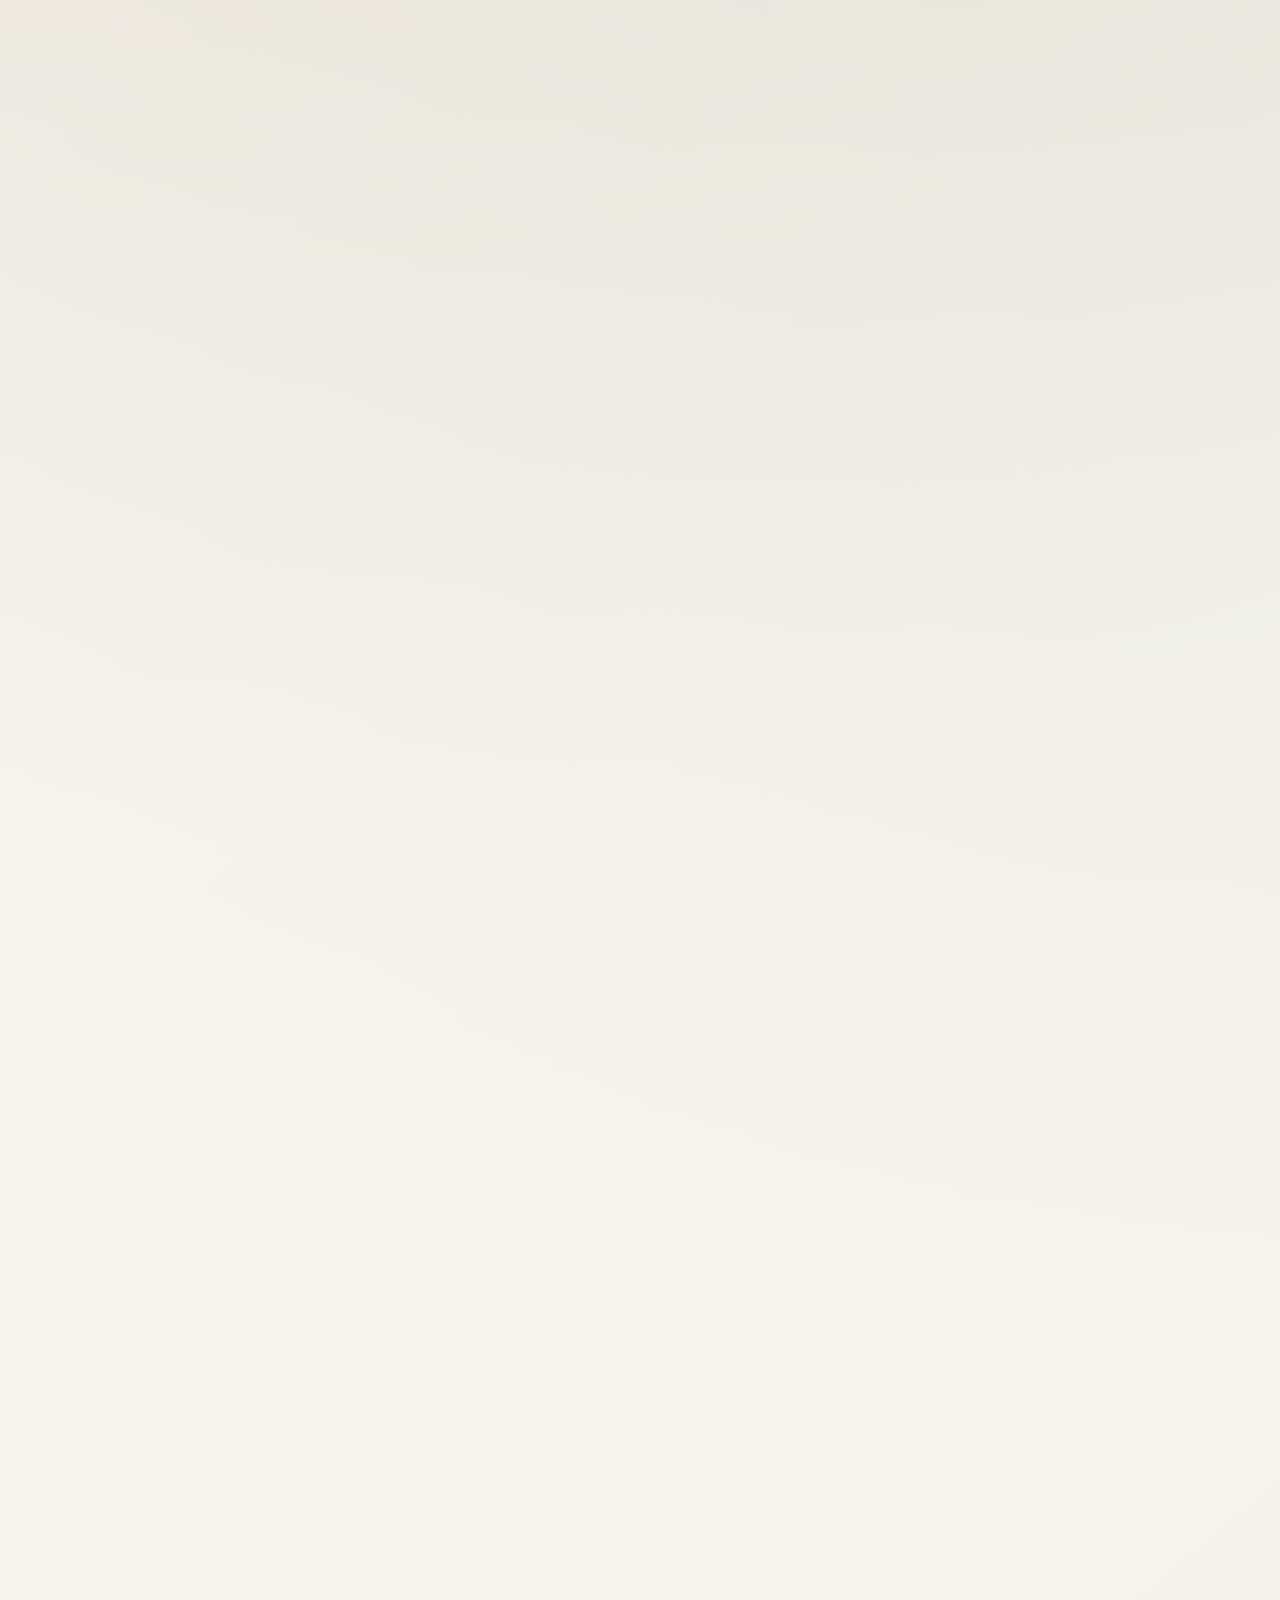
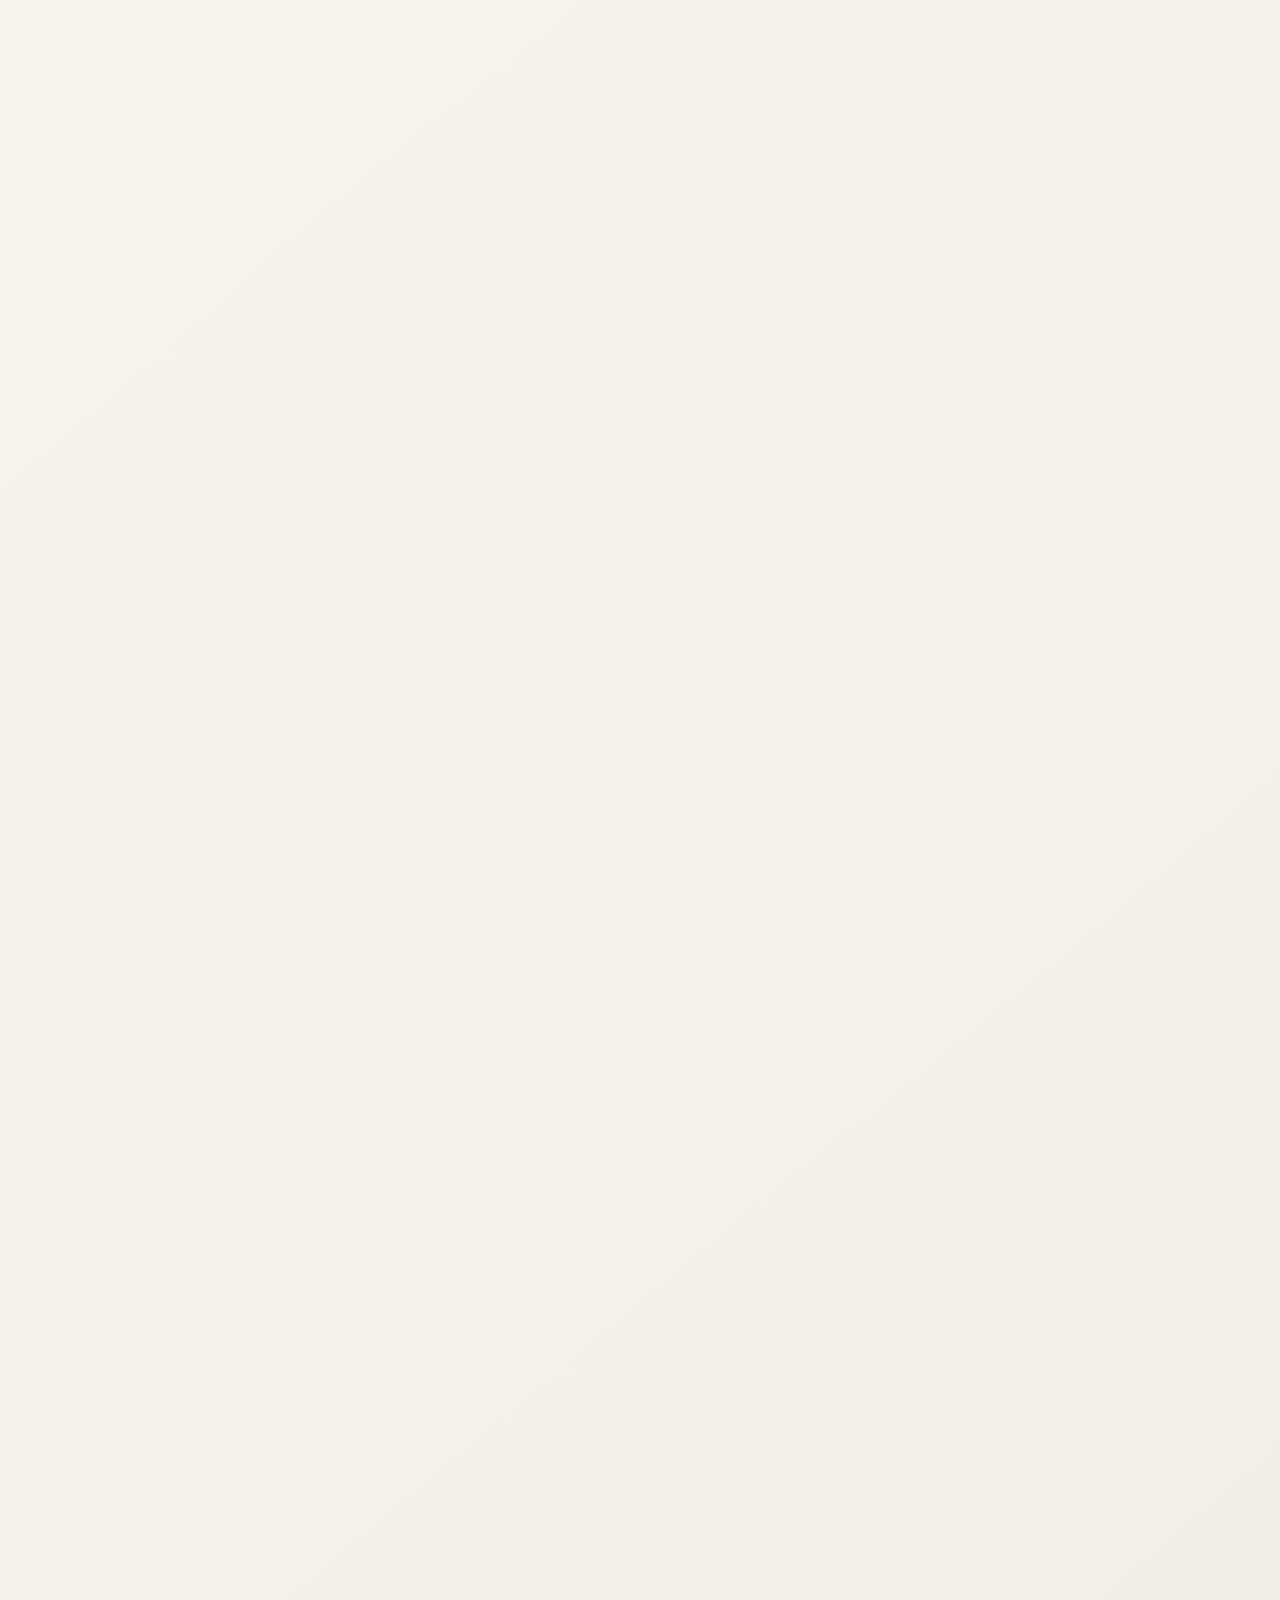
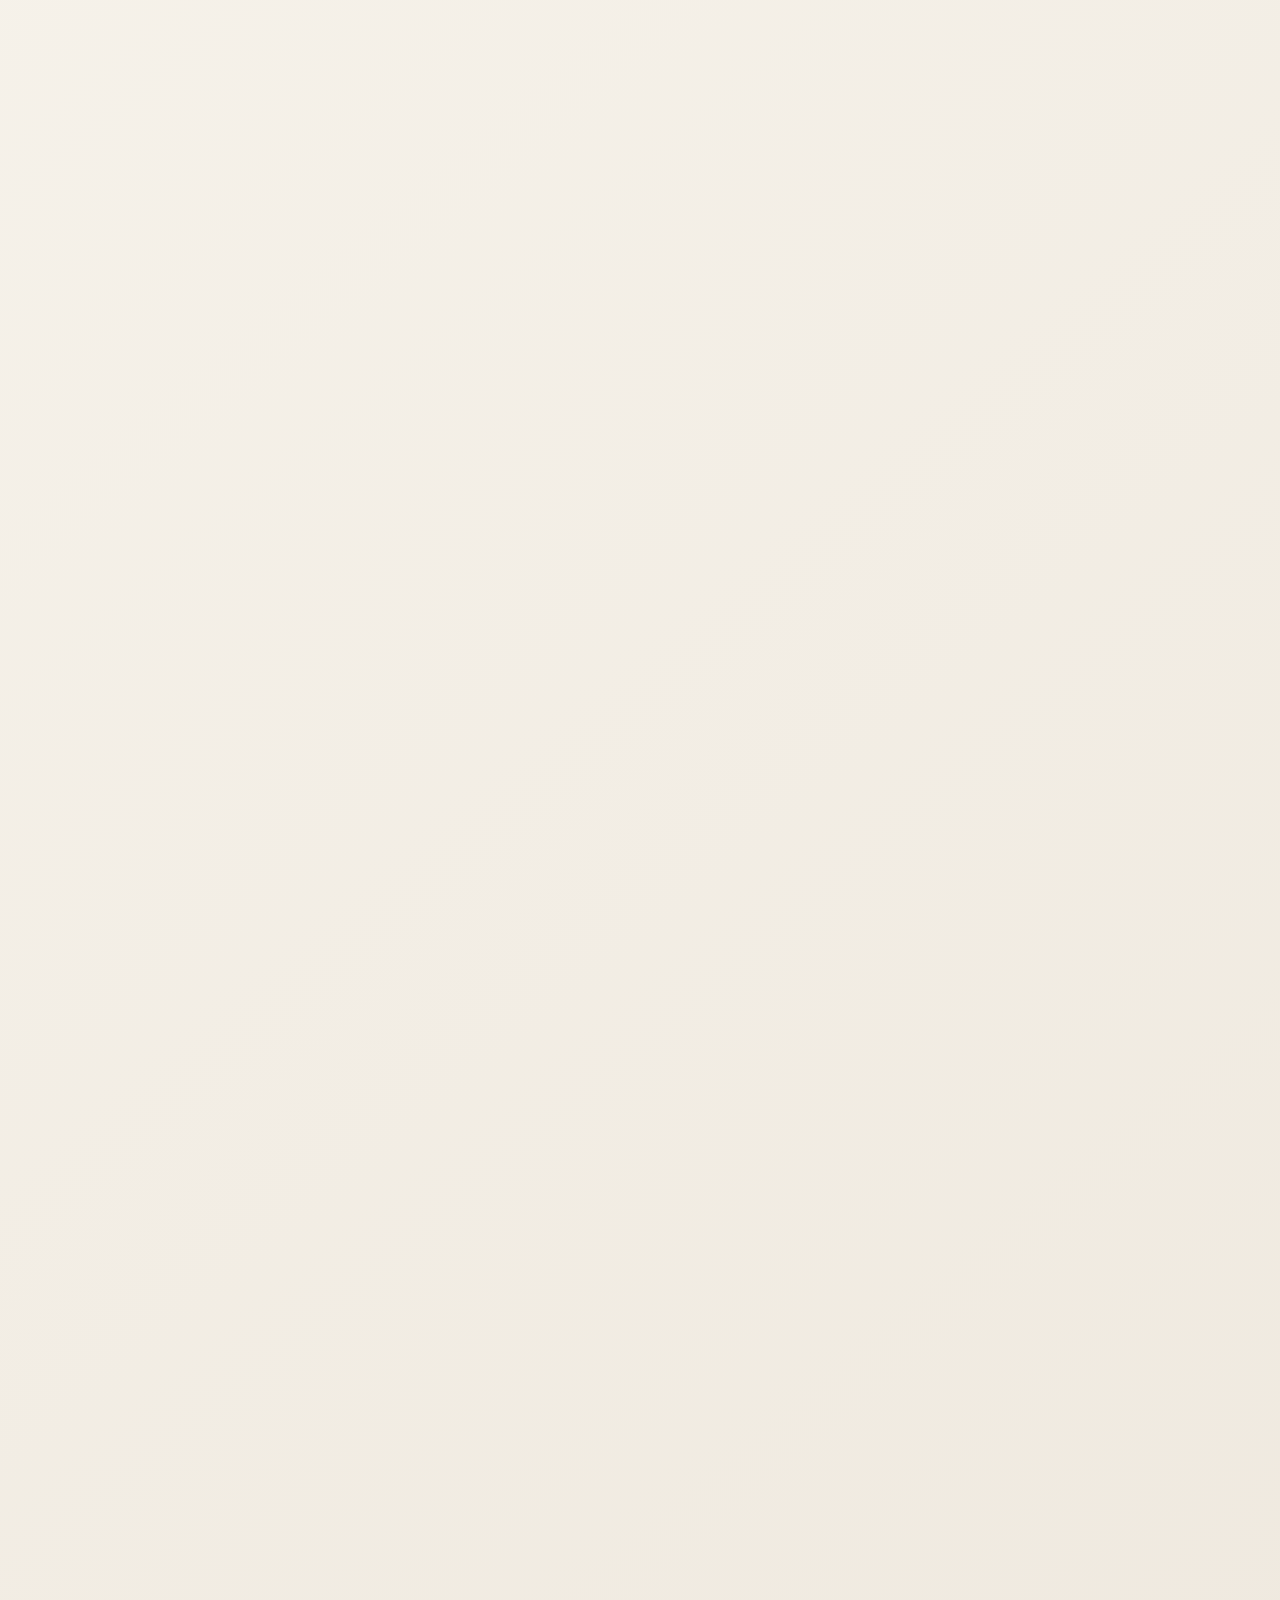
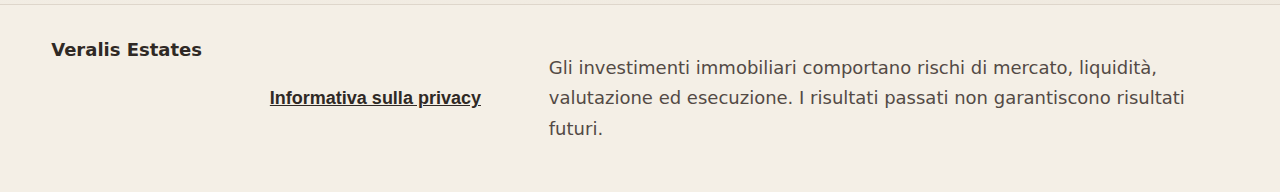
<file: it/index.html>
<!doctype html>
<html lang="it">
<head>
  <meta charset="utf-8" />
  <meta name="viewport" content="width=device-width, initial-scale=1" />
  <title>Investimenti immobiliari istituzionali per capitale professionale | Veralis Estates</title>
  <meta name="description" content="Veralis Estates offre investimenti immobiliari istituzionali con governance, reporting e strategia di allocazione corretta per il rischio." />
  <link rel="canonical" href="https://veralis-estates.com/it/index.html" />
  <link rel="alternate" hreflang="en" href="https://veralis-estates.com/index.html" />
  <link rel="alternate" hreflang="de" href="https://veralis-estates.com/de/index.html" />
  <link rel="alternate" hreflang="fr" href="https://veralis-estates.com/fr/index.html" />
  <link rel="alternate" hreflang="es" href="https://veralis-estates.com/es/index.html" />
  <link rel="alternate" hreflang="it" href="https://veralis-estates.com/it/index.html" />
  <link rel="alternate" hreflang="x-default" href="https://veralis-estates.com/index.html" />
  <meta property="og:type" content="website" />
  <meta property="og:title" content="Investimenti immobiliari istituzionali per capitale professionale | Veralis Estates" />
  <meta property="og:description" content="Veralis Estates offre investimenti immobiliari istituzionali con governance, reporting e strategia di allocazione corretta per il rischio." />
  <meta property="og:url" content="https://veralis-estates.com/it/index.html" />
  <meta property="og:site_name" content="Veralis Estates" />
  <meta name="twitter:card" content="summary_large_image" />
  <meta name="twitter:title" content="Investimenti immobiliari istituzionali per capitale professionale | Veralis Estates" />
  <meta name="twitter:description" content="Veralis Estates offre investimenti immobiliari istituzionali con governance, reporting e strategia di allocazione corretta per il rischio." />
  <link rel="stylesheet" href="../assets/style.css" />
</head>
<body>
<a class="skip-link" href="#content">Vai al contenuto</a>
<header class="site-header">
  <div class="container header-row">
    <div class="brand">Veralis Estates</div>
    <nav class="main-nav" aria-label="Navigazione principale"><a href="#s1">Tesi</a><a href="#s2">Modello</a><a href="#s3">Esecuzione</a><a href="#s4">Rischio</a><a href="#s5">FAQ</a></nav>
    <div class="header-actions">
      <div class="lang" aria-label="Selettore lingua">
        <button class="lang-toggle" aria-haspopup="true" aria-expanded="false">Italiano</button>
        <div class="lang-menu"><a href="../index.html"><span class="flag-svg"><svg viewBox="0 0 60 30" xmlns="http://www.w3.org/2000/svg"><clipPath id="s"><path d="M0,0 v30 h60 v-30 z"/></clipPath><clipPath id="t"><path d="M30,15 h30 v15 z v15 h-60 z h30 v-15 z v-15 h60 z"/></clipPath><g clip-path="url(#s)"><path d="M0,0 v30 h60 v-30 z" fill="#012169"/><path d="M0,0 L60,30 M60,0 L0,30" stroke="#fff" stroke-width="6"/><path d="M0,0 L60,30 M60,0 L0,30" clip-path="url(#t)" stroke="#C8102E" stroke-width="4"/><path d="M30,0 v30 M0,15 h60" stroke="#fff" stroke-width="10"/><path d="M30,0 v30 M0,15 h60" stroke="#C8102E" stroke-width="6"/></g></svg></span> English</a>
<a href="../de/index.html"><span class="flag-svg"><svg viewBox="0 0 5 3" xmlns="http://www.w3.org/2000/svg"><rect width="5" height="3" fill="#ffce00"/><rect width="5" height="2" fill="#dd0000"/><rect width="5" height="1" fill="#000"/></svg></span> Deutsch</a>
<a href="../fr/index.html"><span class="flag-svg"><svg viewBox="0 0 3 2" xmlns="http://www.w3.org/2000/svg"><rect width="3" height="2" fill="#fff"/><rect width="1" height="2" fill="#0055A4"/><rect x="2" width="1" height="2" fill="#EF4135"/></svg></span> Français</a>
<a href="../es/index.html"><span class="flag-svg"><svg viewBox="0 0 6 4" xmlns="http://www.w3.org/2000/svg"><rect width="6" height="4" fill="#AA151B"/><rect y="1" width="6" height="2" fill="#F1BF00"/></svg></span> Español</a>
<a href="../it/index.html"><span class="flag-svg"><svg viewBox="0 0 3 2" xmlns="http://www.w3.org/2000/svg"><rect width="3" height="2" fill="#fff"/><rect width="1" height="2" fill="#009246"/><rect x="2" width="1" height="2" fill="#CE2B37"/></svg></span> Italiano</a></div>
      </div>
      <button class="cta-btn">Richiedi briefing di allocazione</button>
      <button id="openDrawer" class="burger" aria-label="Apri menu">☰</button>
    </div>
  </div>
</header>

<div id="mobileDrawer" class="drawer" aria-hidden="true">
  <div class="drawer-backdrop"></div>
  <aside class="drawer-panel" role="dialog" aria-modal="true">
    <button class="drawer-close" aria-label="Chiudi menu">×</button>
    <nav class="drawer-nav"><a href="#s1">Tesi</a><a href="#s2">Modello</a><a href="#s3">Esecuzione</a><a href="#s4">Rischio</a><a href="#s5">FAQ</a></nav>
    <div class="lang"><button class="lang-toggle">Italiano</button><div class="lang-menu"><a href="../index.html"><span class="flag-svg"><svg viewBox="0 0 60 30" xmlns="http://www.w3.org/2000/svg"><clipPath id="s"><path d="M0,0 v30 h60 v-30 z"/></clipPath><clipPath id="t"><path d="M30,15 h30 v15 z v15 h-60 z h30 v-15 z v-15 h60 z"/></clipPath><g clip-path="url(#s)"><path d="M0,0 v30 h60 v-30 z" fill="#012169"/><path d="M0,0 L60,30 M60,0 L0,30" stroke="#fff" stroke-width="6"/><path d="M0,0 L60,30 M60,0 L0,30" clip-path="url(#t)" stroke="#C8102E" stroke-width="4"/><path d="M30,0 v30 M0,15 h60" stroke="#fff" stroke-width="10"/><path d="M30,0 v30 M0,15 h60" stroke="#C8102E" stroke-width="6"/></g></svg></span> English</a>
<a href="../de/index.html"><span class="flag-svg"><svg viewBox="0 0 5 3" xmlns="http://www.w3.org/2000/svg"><rect width="5" height="3" fill="#ffce00"/><rect width="5" height="2" fill="#dd0000"/><rect width="5" height="1" fill="#000"/></svg></span> Deutsch</a>
<a href="../fr/index.html"><span class="flag-svg"><svg viewBox="0 0 3 2" xmlns="http://www.w3.org/2000/svg"><rect width="3" height="2" fill="#fff"/><rect width="1" height="2" fill="#0055A4"/><rect x="2" width="1" height="2" fill="#EF4135"/></svg></span> Français</a>
<a href="../es/index.html"><span class="flag-svg"><svg viewBox="0 0 6 4" xmlns="http://www.w3.org/2000/svg"><rect width="6" height="4" fill="#AA151B"/><rect y="1" width="6" height="2" fill="#F1BF00"/></svg></span> Español</a>
<a href="../it/index.html"><span class="flag-svg"><svg viewBox="0 0 3 2" xmlns="http://www.w3.org/2000/svg"><rect width="3" height="2" fill="#fff"/><rect width="1" height="2" fill="#009246"/><rect x="2" width="1" height="2" fill="#CE2B37"/></svg></span> Italiano</a></div></div>
    <button class="primary-btn">Richiedi briefing di allocazione</button>
  </aside>
</div>

<main id="content">
<section class="hero reveal">
  <div class="container hero-grid">
    <div>
      <div class="kicker">Investimenti immobiliari istituzionali</div>
      <h1>Investimenti immobiliari istituzionali progettati per alpha resiliente e governance chiara</h1>
      <p class="lead">Veralis Estates struttura investimenti immobiliari per mandati che richiedono pianificazione della liquidità, evidenze di compliance e rendimento corretto per il rischio nel tempo.</p>
    </div>
    <div class="form-card glass">
      <form class="form-stack" aria-label="Modulo lead alto">
        <label>Nome completo<input type="text" name="name" required /></label>
        <label>Email professionale<input type="email" name="email" required /></label>
        <label>Numero di telefono<input type="tel" name="phone" required /></label>
        <button class="primary-btn" type="submit">Richiedi call investitore</button>
      </form>
    </div>
  </div>
</section>
<section id="s1" class="section section-alt reveal"><div class="container grid-2"><div><h2>Gerarchia dei segnali di allocazione</h2><p>Contesto: lo screening del mandato combina persistenza del rendimento, riserve di liquidità e qualità della governance. Benchmark: veicoli di mercato ampio all’8,1% netto. Interpretazione: la pipeline Veralis raggiunge l’11,6% con controlli downside più rigorosi. Implicazione per l’investitore: maggiore efficienza del capitale nelle decisioni di allocazione di lungo periodo.</p><div class="kpi-panel"><div class="kpi-big">11.6% target IRR</div><ul class="mini-list"><li>Liquidity coverage 1.8x</li><li>Covenant headroom 24%</li><li>ESG compliance 97%</li></ul></div></div><div class="rings"><div class="ring"><span>72%<br>Reddito</span></div><div class="ring" style="background:conic-gradient(var(--accent-2) 0 64%,#eadfd2 64% 100%)"><span>64%<br>Copertura</span></div></div></div></section>
<section id="s2" class="section section-soft reveal"><div class="container"><h2>Asimmetria di mercato sfruttabile</h2><div class="stackbar"><div class="seg a" style="width:28%">Core</div><div class="seg b" style="width:24%">Valore</div><div class="seg c" style="width:30%">Logistics</div><div class="seg d" style="width:18%">Speciale</div></div><p>Contesto: allocazione segmentata per regioni e settori. Benchmark: i fondi concentrati hanno in media 2 segmenti. Interpretazione: la struttura diversificata riduce la volatilità mantenendo i catalizzatori di rialzo. Implicazione per l’investitore: maggiore coerenza con mandati bilanciati.</p></div></section>
<section id="s3" class="section reveal"><div class="container grid-2"><div class="dual-chart"><h2>Modello di esecuzione con disciplina di compliance</h2><div class="dual-row"><strong>Veralis</strong><div class="bar"><div class="fill" style="width:86%"></div></div><span>86</span></div><div class="dual-row"><strong>Mercato</strong><div class="bar"><div class="fill" style="width:64%;background:linear-gradient(90deg,#857466,#c5b2a3)"></div></div><span>64</span></div><p>Contesto: il punteggio di esecuzione combina tempi legali, onboarding asset e latenza di reporting. Confronto: baseline di mercato a 64. Interpretazione: esecuzione conforme più rapida. Implicazione investitore: minore cash drag e avvio rendimento anticipato.</p></div><div class="kpi-panel"><h3>Flusso architetturale</h3><p>Origination → Underwriting → IC approval → SPV deployment → Quarterly reporting. Each node has ownership, controls, and auditable outputs for governance committees.</p></div></div></section>
<section id="s4" class="section section-alt reveal"><div class="container"><h2>Timeline di consegna a 12 mesi</h2><div class="timeline"><div class="time-step">Q1: sourcing + due diligence legale (24 asset analizzati, 6 avanzati).</div><div class="time-step">Q2: acquisizione e strutturazione del debito (4 closing, tassi coperti).</div><div class="time-step">Q3: ottimizzazione NOI e programmi di resilienza dei tenant.</div><div class="time-step">Q4: ciclo di valutazione, reporting revisionato, memo di riallocazione.</div></div></div></section>
<section id="s5" class="section section-dark reveal"><div class="container"><h2>Waterfall dei driver di performance</h2><div class="waterfall"><div style="height:70px">+1.2</div><div style="height:110px">+2.1</div><div style="height:150px">+3.4</div><div style="height:120px">+2.5</div><div style="height:175px">11.6</div></div><p>Context: waterfall isolates rent re-pricing, occupancy lift, debt optimization, and operating efficiency versus a 6.4 baseline. Interpretation: most uplift comes from execution-led drivers, not leverage expansion. Investor implication: more defensible alpha for committee approval.</p></div></section>
<section id="s6" class="section reveal"><div class="container grid-2"><div><h2>Matrice del rischio e governance</h2><div class="risk-matrix"><div class="quad" style="background:#f9eee9"><strong>High impact / low probability</strong><p>Rate shock; mitigation: fixed-rate ladder and hedge collar.</p></div><div class="quad" style="background:#f5f0e7"><strong>High impact / high probability</strong><p>Execution delay; mitigation: dual legal teams and SLA controls.</p></div><div class="quad" style="background:#eef5f1"><strong>Low impact / high probability</strong><p>Minor vacancy changes; mitigation: dynamic leasing playbook.</p></div><div class="quad" style="background:#f8f8f4"><strong>Low impact / low probability</strong><p>Data variance; mitigation: monthly reconciliation audits.</p></div></div></div><div><h3>Investor implication</h3><p>Risk controls are linked to clear owners, response windows, and board-level escalation thresholds. This structure supports compliance and fiduciary governance expectations.</p></div></div></section>
<section id="s7" class="section section-soft reveal"><div class="container"><h2>Efficienza del capitale e liquidità</h2><div class="scenario"><div class="card"><h3>Ribasso</h3><p>8.2% net, liquidity coverage 1.5x, leverage cap 49%.</p></div><div class="card"><h3>Base</h3><p>11.6% net, liquidity coverage 1.8x, leverage cap 52%.</p></div><div class="card"><h3>Rialzo</h3><p>13.4% net, liquidity coverage 2.0x, leverage cap 53%.</p></div></div><p>Context: scenario analysis quantifies uncertainty around rates and absorption. Interpretation: downside preserves mandate constraints. Investor implication: allocation can scale without breaching policy limits.</p></div></section>
<section id="s8" class="section reveal"><div class="container grid-2"><div><h2>Insight di ricerca per coerenza mandato</h2><p>Our research pipeline combines tenant credit, regional supply curves, and refinancing calendars. Baseline comparison against public REIT and debt indices is included in every quarterly memo with explicit threshold triggers.</p></div><div class="glass" style="padding:20px"><h3>Cadenza reporting</h3><p>Monthly KPI digest, quarterly governance pack, annual external valuation. Investor gain: tighter oversight, faster decision cycles, and documented compliance evidence.</p></div></div></section>
<section id="s9" class="section section-alt reveal"><div class="container"><h2>Recensioni indipendenti degli investitori</h2><div class="reviews"><article class="review"><div class="review-top"><div class="person"><div class="avatar">AM</div><div><strong>Anna Meyer</strong><br><small>Head of Alternatives · Berlin</small></div></div><span class="verified">VERIFICATO</span></div><p>“Governance documents were investment-committee ready within two weeks, with transparent downside treatment.”</p></article><article class="review"><div class="review-top"><div class="person"><div class="avatar">JL</div><div><strong>Julien Laurent</strong><br><small>CIO Office · Paris</small></div></div><span class="verified">VERIFICATO</span></div><p>“The reporting stack maps directly to our mandate controls and materially reduced our monitoring burden.”</p></article><article class="review"><div class="review-top"><div class="person"><div class="avatar">CG</div><div><strong>Carlos García</strong><br><small>Portfolio Director · Madrid</small></div></div><span class="verified">VERIFICATO</span></div><p>“Execution speed was ahead of peer managers while preserving covenant discipline and valuation rigor.”</p></article><article class="review"><div class="review-top"><div class="person"><div class="avatar">LR</div><div><strong>Luca Rossi</strong><br><small>Family Office Lead · Milan</small></div></div><span class="verified">VERIFICATO</span></div><p>“We gained a clearer allocation roadmap with scenario stress tests that matched our liquidity policy.”</p></article></div></div></section>
<section id="s10" class="section reveal"><div class="container"><h2>Domande frequenti</h2><div class="faq"><div class="faq-item"><button class="faq-btn" aria-expanded="false">Come rispettate i requisiti di compliance istituzionale?<span>+</span></button><div class="faq-panel"><p>Ogni veicolo include mappatura policy, controlli AML/KYC e pacchetti auditabili per il comitato.</p></div></div><div class="faq-item"><button class="faq-btn" aria-expanded="false">Quale livello di pianificazione della liquidità è incluso?<span>+</span></button><div class="faq-panel"><p>Modelliamo fabbisogni di cassa, finestre di rifinanziamento e soglie di riserva.</p></div></div><div class="faq-item"><button class="faq-btn" aria-expanded="false">Come sono governati valutazione e reporting?<span>+</span></button><div class="faq-panel"><p>Partner di valutazione indipendenti e review trimestrali di governance sono integrati.</p></div></div><div class="faq-item"><button class="faq-btn" aria-expanded="false">Le allocazioni possono essere distribuite per fasi?<span>+</span></button><div class="faq-panel"><p>Sì, con tranche progressive legate a soglie di rischio approvate.</p></div></div><div class="faq-item"><button class="faq-btn" aria-expanded="false">Come gestite gli scenari ribassisti?<span>+</span></button><div class="faq-panel"><p>Con policy di copertura, covenant sul debito, azioni sull’occupancy ed escalation a trigger.</p></div></div><div class="faq-item"><button class="faq-btn" aria-expanded="false">Quali commissioni sono collegate ai risultati di esecuzione?<span>+</span></button><div class="faq-panel"><p>Fee base fissa più componente variabile allineata ai risultati netti corretti per il rischio.</p></div></div><div class="faq-item"><button class="faq-btn" aria-expanded="false">Quanto velocemente può iniziare l’onboarding?<span>+</span></button><div class="faq-panel"><p>L’onboarding standard parte in 10 giorni lavorativi dopo approvazione legale.</p></div></div><div class="faq-item"><button class="faq-btn" aria-expanded="false">Supportate il reporting transfrontaliero?<span>+</span></button><div class="faq-panel"><p>Sì, forniamo pacchetti bilingui e tassonomia KPI unificata per team multi-giurisdizione.</p></div></div></div></div></section>
<section id="s11" class="section section-soft reveal"><div class="container grid-2"><div><h2>Costruisci la tua allocazione con Veralis</h2><p>Gli investimenti immobiliari istituzionali richiedono esecuzione disciplinata, governance trasparente e risultati misurabili. Inizia con una call di allocazione strutturata e ricevi un pacchetto pronto per il comitato.</p></div><div class="form-card glass"><form class="form-stack" aria-label="Modulo lead basso"><label>Nome completo<input type="text" required></label><label>Email professionale<input type="email" required></label><label>Numero di telefono<input type="tel" required></label><button class="primary-btn" type="submit">Richiedi call investitore</button></form></div></div></section>
</main>
<footer class="footer"><div class="container footer-row"><strong>Veralis Estates</strong><button id="openPrivacy" class="link-btn">Informativa sulla privacy</button><p class="footer-note">Gli investimenti immobiliari comportano rischi di mercato, liquidità, valutazione ed esecuzione. I risultati passati non garantiscono risultati futuri.</p></div></footer>
<div id="privacyModal" class="modal"><div class="modal-backdrop"></div><div class="modal-panel" role="dialog" aria-modal="true"><div class="modal-header"><h3>Informativa sulla privacy</h3><button class="x-btn" data-close-modal aria-label="Close">×</button></div><div class="modal-body"><h4>Introduzione</h4><p>Veralis Estates tratta dati personali per comunicazioni con investitori e onboarding regolamentato.</p><h4>Raccolta dati</h4><p>Raccogliamo dati identificativi, contatti professionali, log di interazione e dati di adeguatezza.</p><h4>Base giuridica</h4><p>Il trattamento si basa su consenso, misure precontrattuali, obblighi legali e interessi legittimi.</p><h4>Cookie</h4><p>Cookie essenziali e analitici supportano performance e sicurezza; le preferenze sono gestibili dagli utenti.</p><h4>Conservazione</h4><p>I dati sono conservati solo per i periodi operativi e regolamentari necessari.</p><h4>Condivisione con terze parti</h4><p>I dati possono essere condivisi con amministratori regolamentati, consulenti legali e fornitori tecnologici su base contrattuale.</p><h4>Sicurezza</h4><p>Crittografia, controlli di accesso e audit periodici proteggono integrità e riservatezza.</p><h4>Diritti dell’utente</h4><p>Gli utenti possono richiedere accesso, rettifica, cancellazione, limitazione, portabilità e opposizione ove applicabile.</p><h4>Trasferimenti internazionali</h4><p>I trasferimenti transfrontalieri utilizzano garanzie approvate, incluse clausole contrattuali standard.</p><h4>Informativa sui rischi di settore</h4><p>I materiali di investimento includono assunzioni prospettiche e incertezza di scenario.</p><h4>Contatto</h4><p>privacy@veralis-estates.com</p></div><div class="modal-footer"><button class="cta-btn" data-close-modal>Chiudi</button></div></div></div>
<script type="application/ld+json">{"@context":"https://schema.org","@graph":[{"@type":"Organization","name":"Veralis Estates","url":"https://veralis-estates.com"},{"@type":"WebSite","name":"Veralis Estates","url":"https://veralis-estates.com"},{"@type":"FAQPage","mainEntity":[{"@type":"Question","name":"Come rispettate i requisiti di compliance istituzionale?","acceptedAnswer":{"@type":"Answer","text":"Ogni veicolo include mappatura policy, controlli AML/KYC e pacchetti auditabili per il comitato."}}]},{"@type":"Review","author":{"@type":"Person","name":"Anna Meyer"},"reviewBody":"Governance documents were committee-ready.","reviewRating":{"@type":"Rating","ratingValore":"5","bestRating":"5"}}]}</script>
<script defer src="../assets/app.js"></script>
</body></html>
</file>
<file: assets/style.css>
:root {
  --bg: #f8f5ef;
  --surface: #fffdfa;
  --surface-alt: #f1eee7;
  --ink: #2f2925;
  --muted: #6c625c;
  --accent: #d57f5a;
  --accent-2: #6d8b7a;
  --line: #ded6cb;
  --success: #3f7d5f;
  --danger: #9b4f3f;
  --radius: 18px;
  --shadow: 0 18px 40px rgba(47, 41, 37, 0.08);
}
*{box-sizing:border-box}
html,body{margin:0;padding:0}
body{
  font-family: Inter, ui-sans-serif, system-ui, -apple-system, Segoe UI, Roboto, Arial, sans-serif;
  font-size:18px;
  line-height:1.68;
  color:var(--ink);
  background: radial-gradient(circle at 15% -10%, rgba(213,127,90,.22), transparent 42%),
              radial-gradient(circle at 85% 2%, rgba(109,139,122,.18), transparent 42%),
              linear-gradient(140deg,#faf7f2 0%,#f6f2ea 60%,#efe9df 100%);
}
p,li,label,.faq-item p,.footer-note,.modal-body{font-size:18px;line-height:1.68}
a{color:inherit;text-decoration:none}
img{max-width:100%;display:block}
.container{width:min(1180px,92vw);margin:0 auto}
.skip-link{position:absolute;left:-9999px;top:0;background:#fff;padding:10px;border-radius:8px}
.skip-link:focus{left:10px;z-index:1000}
.site-header{position:sticky;top:0;z-index:50;background:rgba(250,247,242,.9);backdrop-filter: blur(12px);border-bottom:1px solid var(--line)}
.header-row{display:flex;justify-content:space-between;align-items:center;gap:20px;padding:16px 0}
.brand{font-weight:800;letter-spacing:.2px;white-space:nowrap}
.main-nav{display:flex;gap:20px;white-space:nowrap;align-items:center}
.main-nav a{color:var(--muted);font-weight:600}
.main-nav a:hover,.main-nav a:focus{color:var(--ink)}
.header-actions{display:flex;align-items:center;gap:14px}
.cta-btn,.primary-btn{background:var(--ink);color:#fff;border:none;border-radius:12px;padding:12px 18px;font-weight:700;cursor:pointer}
.cta-btn:hover,.primary-btn:hover{background:#1f1b19}
.lang{position:relative}
.lang-toggle{border:1px solid var(--line);background:#fff;border-radius:999px;padding:10px 14px;font-weight:700;cursor:pointer;min-width:110px;text-align:center}
.lang-menu{position:absolute;right:0;top:calc(100% + 8px);background:#fff;border:1px solid var(--line);box-shadow:var(--shadow);border-radius:14px;padding:8px;min-width:210px;display:none}
.lang.open .lang-menu{display:block}
.lang-menu a{display:flex;align-items:center;gap:10px;padding:9px 10px;border-radius:10px;font-weight:600}
.lang-menu a:hover{background:var(--surface-alt)}
.flag-svg{width:22px;height:16px;display:inline-flex;border-radius:2px;overflow:hidden;border:1px solid #ccc}
.burger{display:none;border:1px solid var(--line);background:#fff;border-radius:10px;padding:8px 10px;font-size:20px;line-height:1;cursor:pointer}
.hero{padding:70px 0 44px}
.hero-grid{display:grid;grid-template-columns:1.1fr .9fr;gap:36px;align-items:center}
.kicker{font-size:15px;letter-spacing:.08em;text-transform:uppercase;color:var(--accent-2);font-weight:700}
h1,h2,h3{line-height:1.2;margin:0 0 12px}
h1{font-size:clamp(2rem,4vw,3.2rem)}
h2{font-size:clamp(1.7rem,2.3vw,2.2rem)}
.lead{font-size:20px;color:#3c3531}
.glass{background:rgba(255,255,255,.65);border:1px solid rgba(255,255,255,.6);backdrop-filter: blur(8px);border-radius:var(--radius);box-shadow:var(--shadow)}
.form-card{padding:22px}
.form-stack{display:flex;flex-direction:column;gap:12px}
.form-stack input{width:100%;padding:13px 14px;border:1px solid var(--line);border-radius:12px;font-size:18px}
.section{padding:64px 0;border-top:1px solid rgba(222,214,203,.55)}
.section-alt{background:var(--surface)}
.section-soft{background:linear-gradient(165deg,#f6f1e9 0%,#fbf8f3 100%)}
.section-dark{background:#2f2925;color:#f5efe8}
.section-dark p,.section-dark li{color:#f0e7dc}
.grid-2{display:grid;grid-template-columns:1fr 1fr;gap:28px;align-items:start}
.grid-3{display:grid;grid-template-columns:repeat(3,1fr);gap:18px}
.kpi-panel{padding:24px;border-radius:18px;background:linear-gradient(140deg,#fff,#f7f2ea);border:1px solid var(--line)}
.kpi-big{font-size:2.2rem;font-weight:800}
.mini-list{list-style:none;padding:0;margin:16px 0 0;display:grid;gap:10px}
.rings{display:flex;gap:14px;flex-wrap:wrap}
.ring{width:150px;height:150px;border-radius:50%;background:conic-gradient(var(--accent) 0 72%,#eadfd2 72% 100%);display:grid;place-items:center;position:relative}
.ring::after{content:'';width:92px;height:92px;border-radius:50%;background:#fff;position:absolute}
.ring span{position:relative;z-index:1;font-weight:800;text-align:center;font-size:15px}
.stackbar{height:34px;border-radius:999px;overflow:hidden;display:flex;background:#ece3d7}
.seg{display:flex;align-items:center;justify-content:center;font-size:13px;font-weight:700;color:#fff}
.seg.a{background:#7f5e4f}.seg.b{background:#b17b61}.seg.c{background:#6d8b7a}.seg.d{background:#d1955a}
.dual-chart{display:grid;gap:12px}
.dual-row{display:grid;grid-template-columns:140px 1fr 40px;gap:10px;align-items:center}
.bar{height:14px;border-radius:999px;background:#e6ddd2;position:relative;overflow:hidden}
.fill{position:absolute;inset:0 auto 0 0;background:linear-gradient(90deg,var(--accent),#f0b394)}
.timeline{display:grid;gap:12px}
.time-step{padding:16px;border:1px solid var(--line);border-radius:14px;background:#fff}
.waterfall{display:grid;grid-template-columns:repeat(5,1fr);gap:12px;align-items:end;height:220px}
.waterfall div{background:linear-gradient(180deg,#e7b49a,#d57f5a);border-radius:12px 12px 6px 6px;color:#2f2925;font-weight:800;text-align:center;padding-top:8px}
.risk-matrix{display:grid;grid-template-columns:repeat(2,1fr);gap:10px}
.quad{padding:16px;border-radius:14px;border:1px solid var(--line);min-height:120px}
.scenario{display:grid;grid-template-columns:repeat(3,1fr);gap:14px}
.scenario .card{padding:18px;border-radius:14px;border:1px solid var(--line);background:#fff}
.reviews{display:grid;grid-template-columns:repeat(2,1fr);gap:18px}
.review{background:#fff;border:1px solid var(--line);border-radius:16px;padding:18px}
.review-top{display:flex;align-items:center;justify-content:space-between;gap:12px;margin-bottom:8px}
.person{display:flex;align-items:center;gap:10px}
.avatar{width:42px;height:42px;border-radius:50%;background:#ddd0c2;display:grid;place-items:center;font-weight:800}
.verified{font-size:13px;font-weight:800;color:var(--success)}
.faq{display:grid;gap:10px}
.faq-item{background:#fff;border:1px solid var(--line);border-radius:14px;overflow:hidden}
.faq-btn{width:100%;text-align:left;padding:16px;border:none;background:none;font-size:18px;font-weight:700;cursor:pointer;display:flex;justify-content:space-between;align-items:center}
.faq-panel{max-height:0;overflow:hidden;transition:max-height .35s ease;padding:0 16px}
.faq-item.active .faq-panel{max-height:180px;padding:0 16px 16px}
.footer{padding:30px 0;border-top:1px solid var(--line);background:#f4efe6}
.footer-row{display:flex;justify-content:space-between;gap:14px;flex-wrap:wrap}
.footer-note{max-width:680px;color:#534a45}
.link-btn{background:none;border:none;color:var(--ink);font-weight:700;text-decoration:underline;cursor:pointer;font-size:18px;padding:0}
.drawer{position:fixed;inset:0;display:none;z-index:70}
.drawer.open{display:block}
.drawer-backdrop{position:absolute;inset:0;background:rgba(0,0,0,.45)}
.drawer-panel{position:absolute;right:0;top:0;height:100%;width:min(420px,90vw);background:#fff;padding:22px;display:flex;flex-direction:column;gap:16px}
.drawer-close{align-self:flex-end;background:none;border:none;font-size:28px;cursor:pointer}
.drawer-nav{display:flex;flex-direction:column;gap:10px}
.modal{position:fixed;inset:0;display:none;z-index:80}
.modal.open{display:block}
.modal-backdrop{position:absolute;inset:0;background:rgba(0,0,0,.55)}
.modal-panel{position:relative;width:min(860px,92vw);max-height:86vh;overflow:hidden;background:#fff;border-radius:18px;margin:5vh auto;display:flex;flex-direction:column}
.modal-header,.modal-footer{padding:14px 20px;border-bottom:1px solid var(--line)}
.modal-header{display:flex;justify-content:space-between;align-items:center}
.modal-body{padding:16px 20px;overflow:auto}
.modal-footer{border-top:1px solid var(--line);border-bottom:none;display:flex;justify-content:flex-start}
.x-btn{border:none;background:none;font-size:26px;cursor:pointer}
.reveal{opacity:0;transform:translateY(22px);transition:opacity .7s ease,transform .7s ease}
.reveal.visible{opacity:1;transform:translateY(0)}

@media (max-width:900px){
  .main-nav,.header-actions>.lang,.header-actions>.cta-btn{display:none}
  .burger{display:inline-flex}
  .hero-grid,.grid-2,.grid-3,.scenario,.reviews{grid-template-columns:1fr}
  .waterfall{grid-template-columns:repeat(5,minmax(42px,1fr));overflow:auto}
}
</file>
